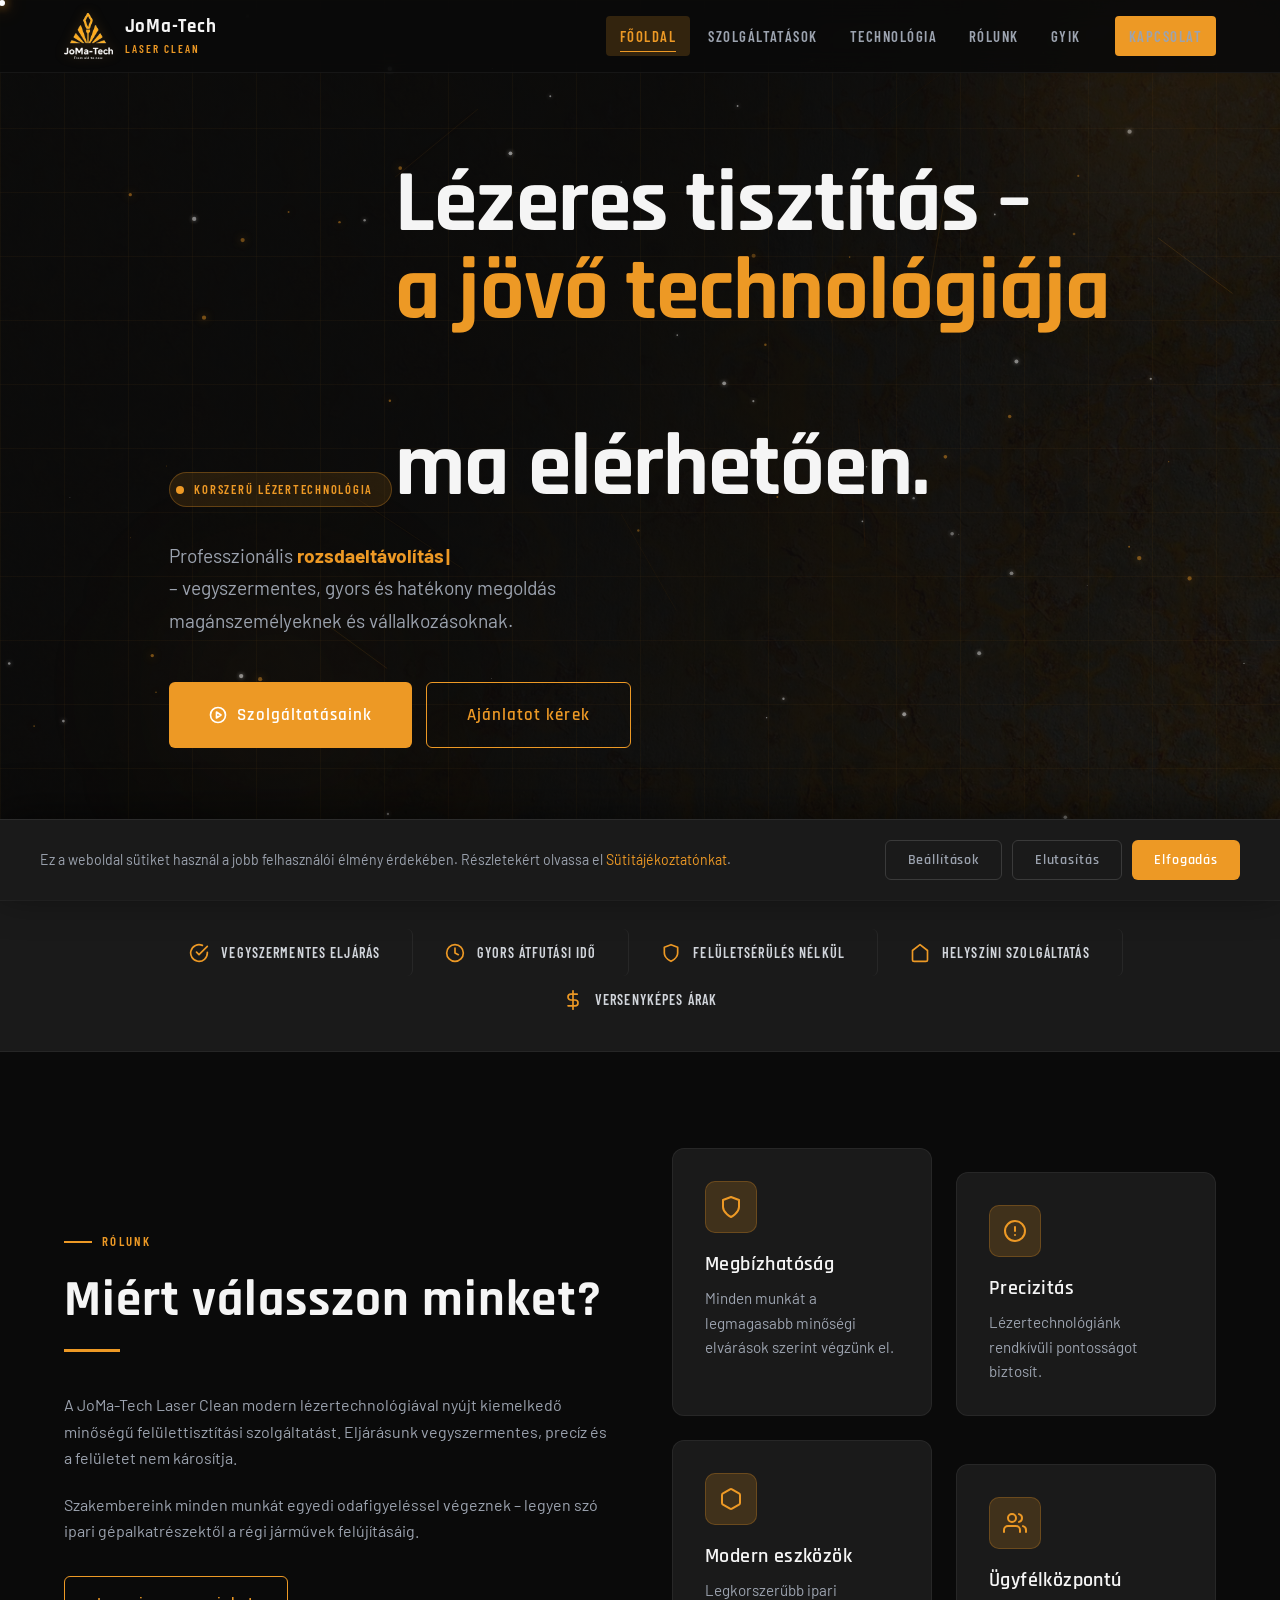
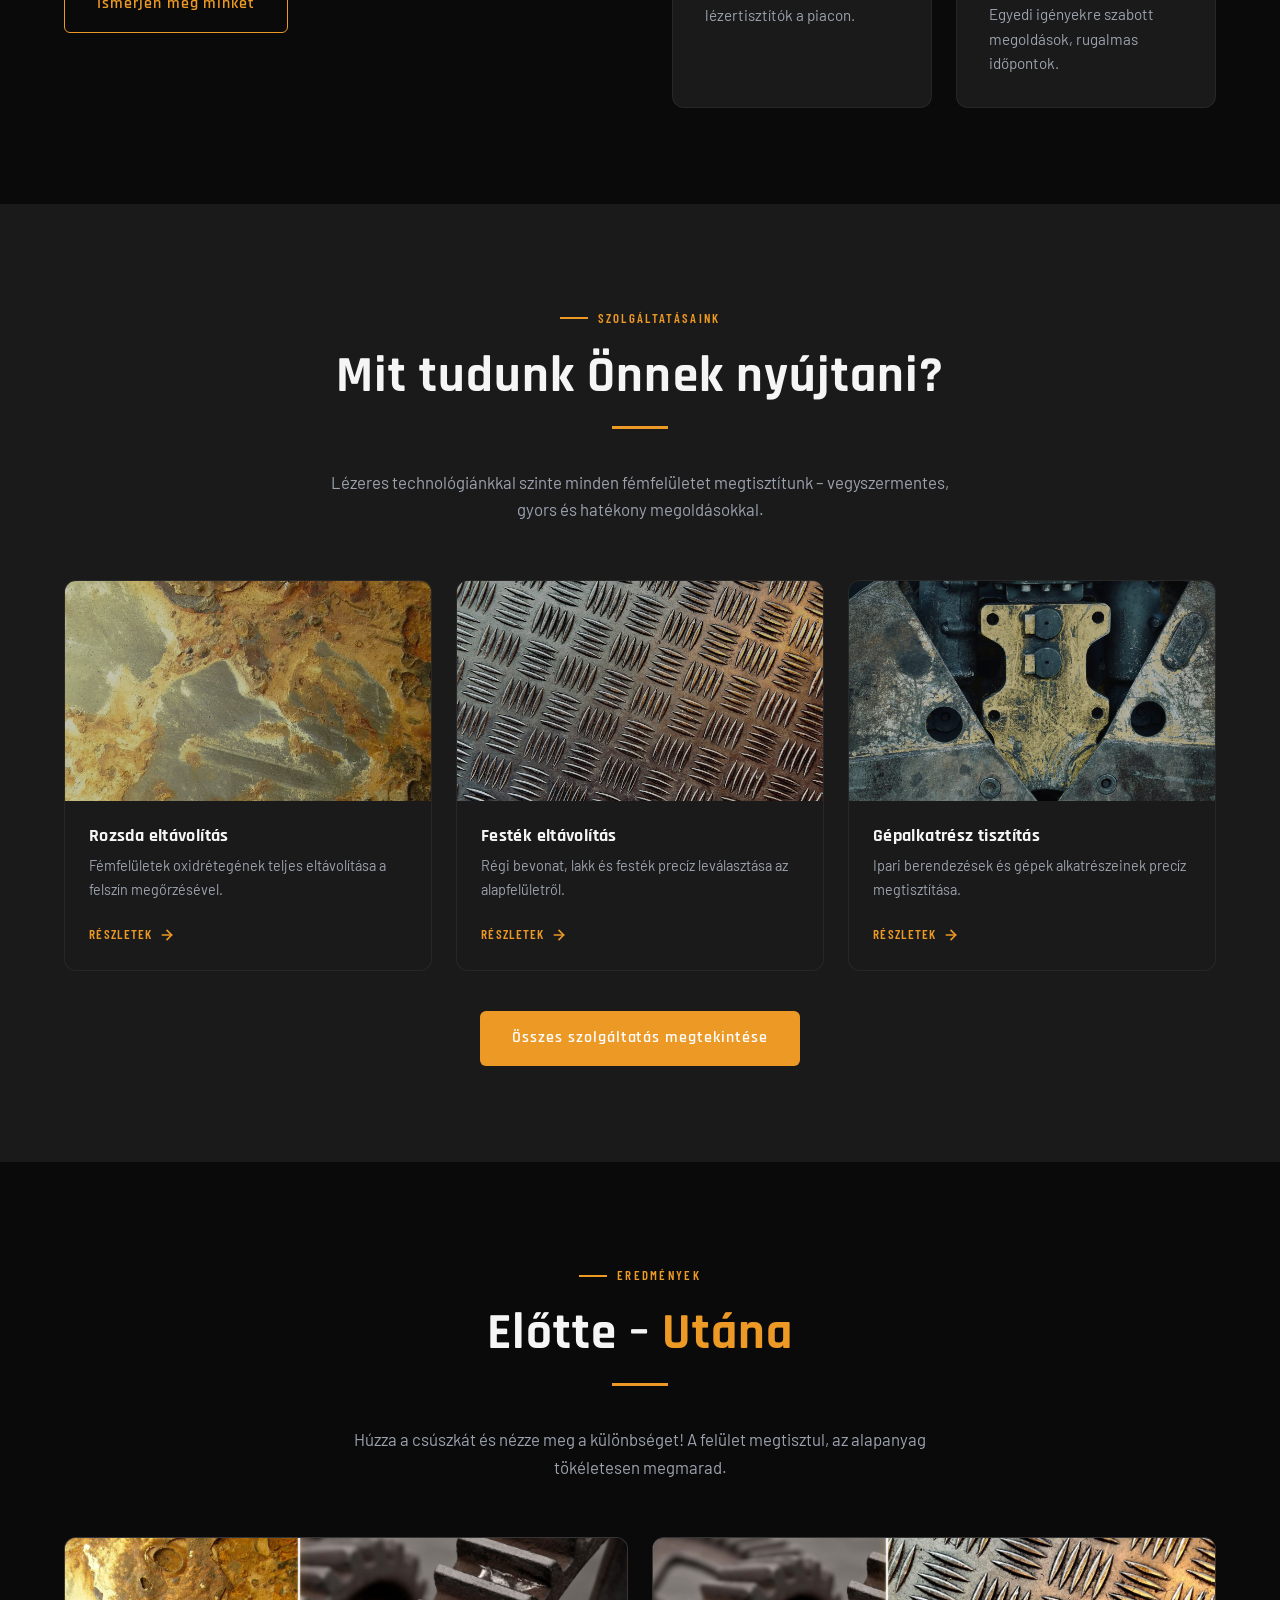
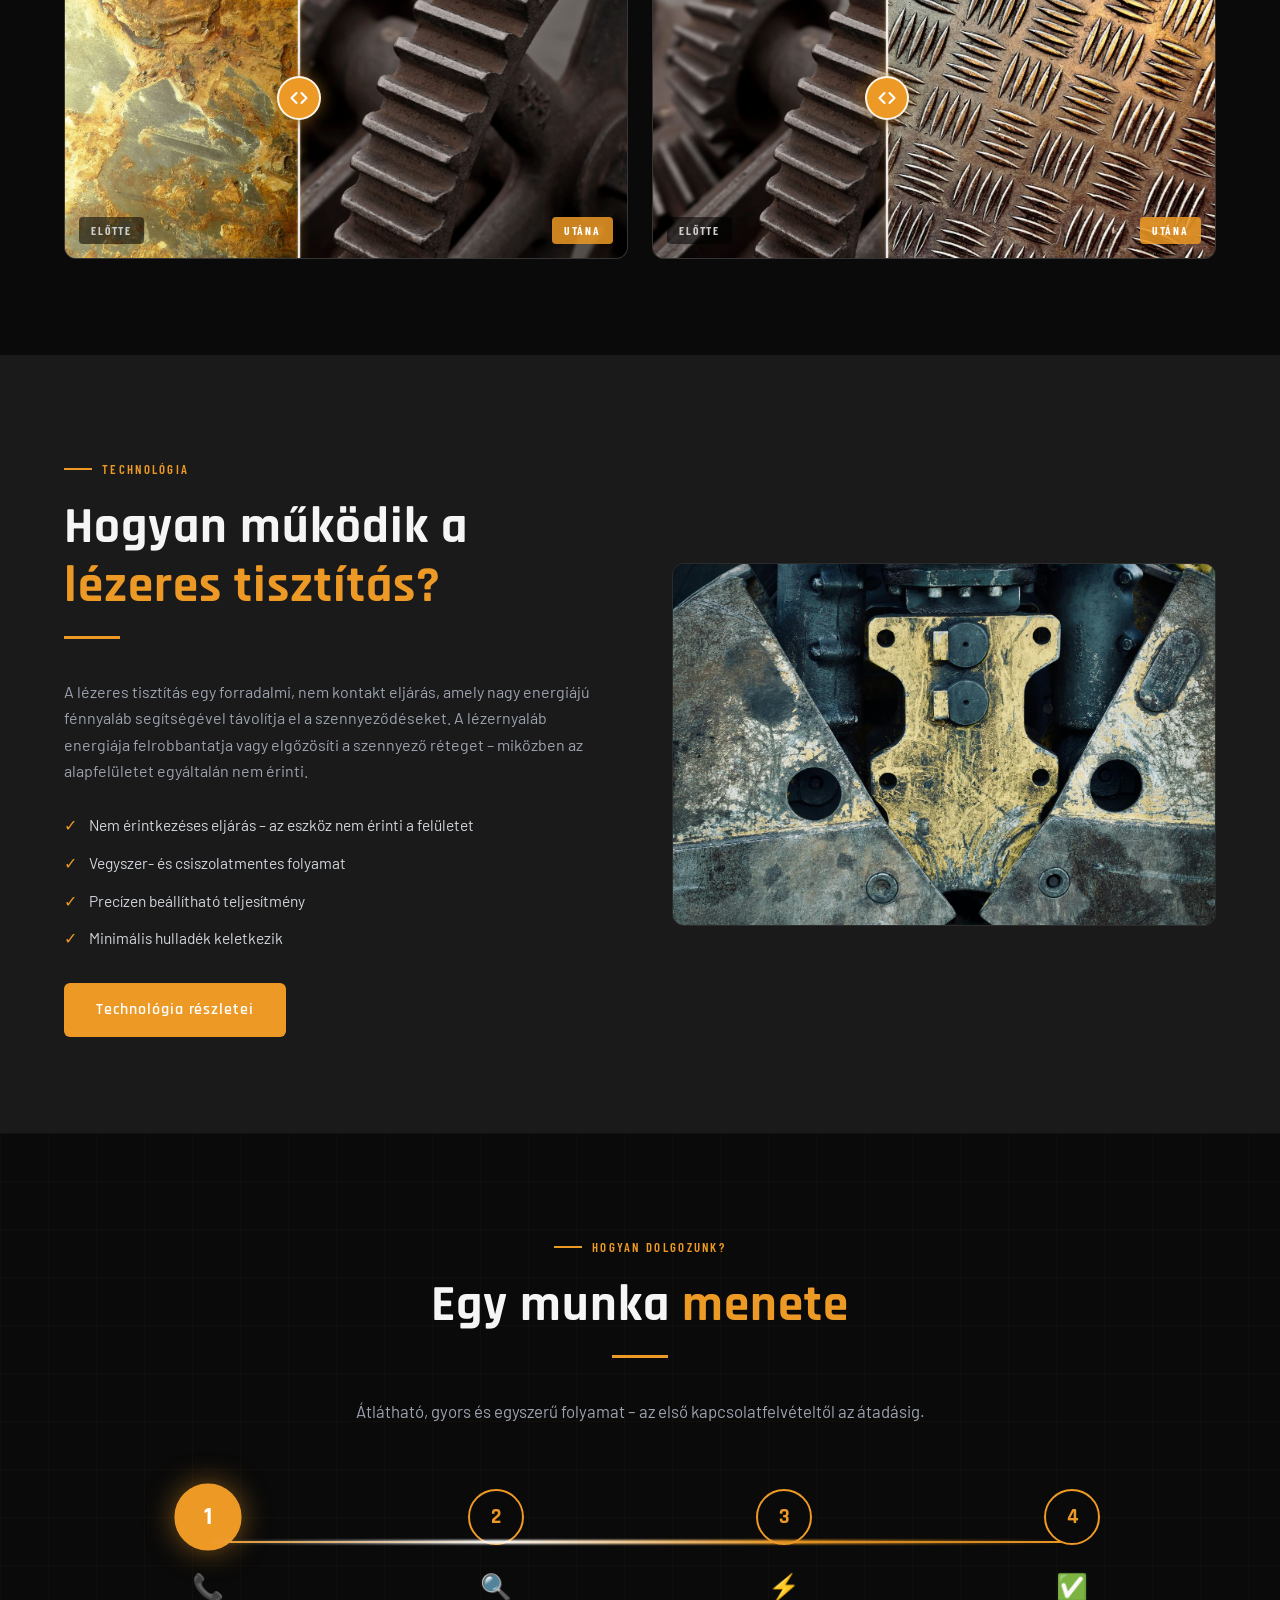
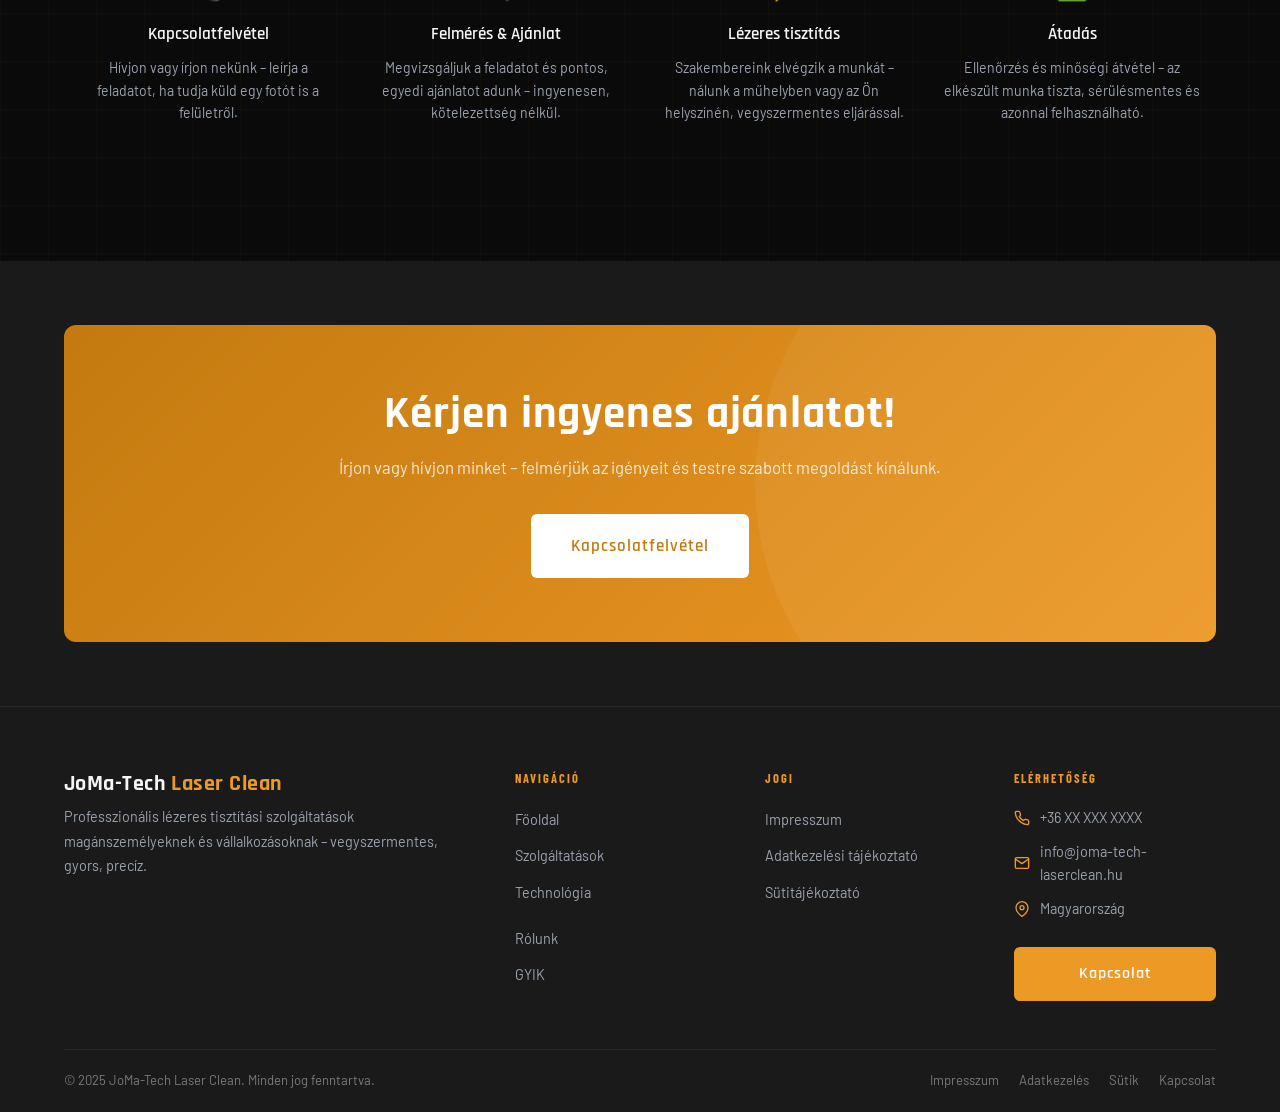
<file: index.html>
<!DOCTYPE html>
<html lang="hu">
<head>
  <meta charset="UTF-8">
  <meta name="viewport" content="width=device-width, initial-scale=1.0">
  <meta name="description" content="Lézeres rozsdaeltávolítás, festékeltávolítás és fémtisztítás vegyszermentes technológiával. Gyors, precíz, helyszíni szolgáltatás magánszemélyeknek és vállalkozásoknak.">
  <meta name="keywords" content="lézeres tisztítás, rozsdaeltávolítás, festékeltávolítás, fémtisztítás, lézer tisztítás, JoMa-Tech, Laser Clean, vegyszermentes tisztítás">
  <meta name="author" content="JoMa-Tech Laser Clean">
  <meta name="robots" content="index, follow">
  <meta name="theme-color" content="#ED9925">
  <link rel="canonical" href="https://joma-tech-laserclean.hu/">

  <!-- Open Graph -->
  <meta property="og:type" content="website">
  <meta property="og:title" content="JoMa-Tech Laser Clean – Professzionális Lézeres Tisztítás Magyarországon">
  <meta property="og:description" content="Lézeres rozsdaeltávolítás, festékeltávolítás és fémtisztítás vegyszermentes technológiával. Gyors, precíz, helyszíni szolgáltatás magánszemélyeknek és vállalkozásoknak.">
  <meta property="og:url" content="https://joma-tech-laserclean.hu/">
  <meta property="og:image" content="assets/img/og-image.jpg">
  <meta property="og:image:width" content="1200">
  <meta property="og:image:height" content="630">
  <meta property="og:locale" content="hu_HU">
  <meta property="og:site_name" content="JoMa-Tech Laser Clean">

  <!-- Twitter Card -->
  <meta name="twitter:card" content="summary_large_image">
  <meta name="twitter:title" content="JoMa-Tech Laser Clean – Professzionális Lézeres Tisztítás Magyarországon">
  <meta name="twitter:description" content="Lézeres rozsdaeltávolítás, festékeltávolítás és fémtisztítás vegyszermentes technológiával. Gyors, precíz, helyszíni szolgáltatás magánszemélyeknek és vállalkozásoknak.">
  <meta name="twitter:image" content="assets/img/og-image.jpg">

  <title>JoMa-Tech Laser Clean – Professzionális Lézeres Tisztítás Magyarországon</title>
  <link rel="sitemap" type="application/xml" href="sitemap.xml">
  <link rel="stylesheet" href="assets/css/style.css">
  <link rel="preconnect" href="https://fonts.googleapis.com">
  <link rel="preconnect" href="https://fonts.gstatic.com" crossorigin>
  <script type="application/ld+json">
  {
    "@context": "https://schema.org",
    "@type": "LocalBusiness",
    "name": "JoMa-Tech Laser Clean",
    "url": "https://joma-tech-laserclean.hu/",
    "description": "Lézeres rozsdaeltávolítás, festékeltávolítás és fémtisztítás vegyszermentes technológiával. Gyors, precíz, helyszíni szolgáltatás magánszemélyeknek és vállalkozásoknak.",
    "logo": "https://joma-tech-laserclean.hu/assets/img/logo.png",
    "image": "https://joma-tech-laserclean.hu/assets/img/og-image.jpg", "serviceType": "Lézeres tisztítás", "areaServed": "Magyarország", "priceRange": "$$"
  }
  </script>
</head>
<body>

<!-- HEADER -->
<header id="site-header">
  <div class="container">
    <nav class="nav-wrap">
      <a href="index.html" class="nav-logo">
        <img src="assets/img/logo.png" alt="JoMa-Tech Laser Clean logó" class="nav-logo-img">
        <div class="nav-logo-text">
          <strong>JoMa-Tech</strong>
          <span>Laser Clean</span>
        </div>
      </a>
      <div class="nav-links">
        <a href="index.html" class="active">Főoldal</a>
        <a href="szolgaltatasok.html">Szolgáltatások</a>
        <a href="technologia.html">Technológia</a>        <a href="rolunk.html">Rólunk</a>
        <a href="gyik.html">GYIK</a>
        <a href="kapcsolat.html" class="nav-cta btn btn-primary">Kapcsolat</a>
      </div>
      <button class="nav-toggle" aria-label="Menü megnyitása">
        <span></span><span></span><span></span>
      </button>
    </nav>
    <nav class="nav-mobile">
      <a href="index.html">Főoldal</a>
      <a href="szolgaltatasok.html">Szolgáltatások</a>
      <a href="technologia.html">Technológia</a>      <a href="rolunk.html">Rólunk</a>
      <a href="gyik.html">GYIK</a>
      <a href="kapcsolat.html" class="btn btn-primary">Kapcsolatfelvétel</a>
    </nav>
  </div>
</header>

<!-- HERO -->
<section class="hero">
  <div class="hero-bg">
    <img src="assets/img/rozsda-elotte-2.jpg" alt="Lézeres fémtisztítás műhely" loading="eager">
  </div>
  <div class="hero-grid"></div>
  <canvas id="laser-canvas" aria-hidden="true"></canvas>
  <div class="hero-orb hero-orb-1" aria-hidden="true"></div>
  <div class="hero-orb hero-orb-2" aria-hidden="true"></div>
  <div class="container">
    <div class="hero-content">
      <div class="hero-badge">
        <span class="hero-badge-dot"></span>
        <span>Korszerű lézertechnológia</span>
      </div>
      <h1 class="glitch" data-text="Lézeres tisztítás">
        Lézeres tisztítás –<br>
        <em>a jövő technológiája</em><br>
        ma elérhetően.
      </h1>
      <p class="hero-desc">
        Professzionális <strong id="typewriter-text" style="color:var(--orange);min-width:180px;display:inline-block;"></strong><br>
        – vegyszermentes, gyors és hatékony megoldás magánszemélyeknek és vállalkozásoknak.
      </p>
      <div class="hero-actions">
        <a href="szolgaltatasok.html" class="btn btn-primary btn-lg">
          <svg width="18" height="18" viewBox="0 0 24 24" fill="none" stroke="currentColor" stroke-width="2.2" stroke-linecap="round" stroke-linejoin="round"><circle cx="12" cy="12" r="10"/><polygon points="10,8 16,12 10,16"/></svg>
          Szolgáltatásaink
        </a>
        <a href="kapcsolat.html" class="btn btn-outline btn-lg">Ajánlatot kérek</a>
      </div>
    </div>
  </div>
</section>

<!-- FEATURE STRIP -->
<div class="feature-strip">
  <div class="container">
    <div class="feature-strip-inner">
      <div class="feature-strip-item">
        <svg class="feature-strip-icon" width="20" height="20" viewBox="0 0 24 24" fill="none" stroke="currentColor" stroke-width="2" stroke-linecap="round" stroke-linejoin="round"><path d="M22 11.08V12a10 10 0 1 1-5.93-9.14"/><polyline points="22 4 12 14.01 9 11.01"/></svg>
        <span class="feature-strip-text">Vegyszermentes eljárás</span>
      </div>
      <div class="feature-strip-item">
        <svg class="feature-strip-icon" width="20" height="20" viewBox="0 0 24 24" fill="none" stroke="currentColor" stroke-width="2" stroke-linecap="round" stroke-linejoin="round"><circle cx="12" cy="12" r="10"/><polyline points="12 6 12 12 16 14"/></svg>
        <span class="feature-strip-text">Gyors átfutási idő</span>
      </div>
      <div class="feature-strip-item">
        <svg class="feature-strip-icon" width="20" height="20" viewBox="0 0 24 24" fill="none" stroke="currentColor" stroke-width="2" stroke-linecap="round" stroke-linejoin="round"><path d="M12 22s8-4 8-10V5l-8-3-8 3v7c0 6 8 10 8 10z"/></svg>
        <span class="feature-strip-text">Felületsérülés nélkül</span>
      </div>
      <div class="feature-strip-item">
        <svg class="feature-strip-icon" width="20" height="20" viewBox="0 0 24 24" fill="none" stroke="currentColor" stroke-width="2" stroke-linecap="round" stroke-linejoin="round"><path d="M3 9l9-7 9 7v11a2 2 0 0 1-2 2H5a2 2 0 0 1-2-2z"/></svg>
        <span class="feature-strip-text">Helyszíni szolgáltatás</span>
      </div>
      <div class="feature-strip-item">
        <svg class="feature-strip-icon" width="20" height="20" viewBox="0 0 24 24" fill="none" stroke="currentColor" stroke-width="2" stroke-linecap="round" stroke-linejoin="round"><line x1="12" y1="1" x2="12" y2="23"/><path d="M17 5H9.5a3.5 3.5 0 0 0 0 7h5a3.5 3.5 0 0 1 0 7H6"/></svg>
        <span class="feature-strip-text">Versenyképes árak</span>
      </div>
    </div>
  </div>
</div>

<!-- ABOUT SHORT -->
<section class="section-pad">
  <div class="container">
    <div class="layout-two-col">
      <div data-aos="slide-right">
        <span class="section-label">Rólunk</span>
        <h2 class="section-title">Miért válasszon minket?</h2>
        <div class="divider"></div>
        <p class="text-silver mb-20">A JoMa-Tech Laser Clean modern lézertechnológiával nyújt kiemelkedő minőségű felülettisztítási szolgáltatást. Eljárásunk vegyszermentes, precíz és a felületet nem károsítja.</p>
        <p class="text-silver mb-32">Szakembereink minden munkát egyedi odafigyeléssel végeznek – legyen szó ipari gépalkatrészektől a régi járművek felújításáig.</p>
        <a href="rolunk.html" class="btn btn-outline">Ismerjen meg minket</a>
      </div>
      <div data-aos="slide-left" class="grid-2">
        <div class="card">
          <div class="card-icon"><svg width="24" height="24" viewBox="0 0 24 24" fill="none" stroke="currentColor" stroke-width="2" stroke-linecap="round" stroke-linejoin="round"><path d="M12 22s8-4 8-10V5l-8-3-8 3v7c0 6 8 10 8 10z"/></svg></div>
          <h3>Megbízhatóság</h3>
          <p>Minden munkát a legmagasabb minőségi elvárások szerint végzünk el.</p>
        </div>
        <div class="card card-offset">
          <div class="card-icon"><svg width="24" height="24" viewBox="0 0 24 24" fill="none" stroke="currentColor" stroke-width="2" stroke-linecap="round" stroke-linejoin="round"><circle cx="12" cy="12" r="10"/><line x1="12" y1="8" x2="12" y2="12"/><line x1="12" y1="16" x2="12.01" y2="16"/></svg></div>
          <h3>Precizitás</h3>
          <p>Lézertechnológiánk rendkívüli pontosságot biztosít.</p>
        </div>
        <div class="card">
          <div class="card-icon"><svg width="24" height="24" viewBox="0 0 24 24" fill="none" stroke="currentColor" stroke-width="2" stroke-linecap="round" stroke-linejoin="round"><path d="M21 16V8a2 2 0 0 0-1-1.73l-7-4a2 2 0 0 0-2 0l-7 4A2 2 0 0 0 3 8v8a2 2 0 0 0 1 1.73l7 4a2 2 0 0 0 2 0l7-4A2 2 0 0 0 21 16z"/></svg></div>
          <h3>Modern eszközök</h3>
          <p>Legkorszerűbb ipari lézertisztítók a piacon.</p>
        </div>
        <div class="card card-offset">
          <div class="card-icon"><svg width="24" height="24" viewBox="0 0 24 24" fill="none" stroke="currentColor" stroke-width="2" stroke-linecap="round" stroke-linejoin="round"><path d="M17 21v-2a4 4 0 0 0-4-4H5a4 4 0 0 0-4 4v2"/><circle cx="9" cy="7" r="4"/><path d="M23 21v-2a4 4 0 0 0-3-3.87"/><path d="M16 3.13a4 4 0 0 1 0 7.75"/></svg></div>
          <h3>Ügyfélközpontú</h3>
          <p>Egyedi igényekre szabott megoldások, rugalmas időpontok.</p>
        </div>
      </div>
    </div>
  </div>
</section>

<!-- SERVICES PREVIEW -->
<section class="section-pad bg-anthracite">
  <div class="container">
    <div class="text-center" data-aos="fade-up">
      <span class="section-label">Szolgáltatásaink</span>
      <h2 class="section-title">Mit tudunk Önnek nyújtani?</h2>
      <div class="divider center"></div>
      <p class="section-sub center">Lézeres technológiánkkal szinte minden fémfelületet megtisztítunk – vegyszermentes, gyors és hatékony megoldásokkal.</p>
    </div>
    <div class="grid-3 mb-40">
      <div class="service-card" data-aos="fade-up">
        <img class="service-card-img" src="assets/img/rozsda-elotte-1.jpg" alt="Rozsda eltávolítás lézeres eljárással" loading="lazy">
        <div class="service-card-body">
          <h3>Rozsda eltávolítás</h3>
          <p>Fémfelületek oxidrétegének teljes eltávolítása a felszín megőrzésével.</p>
          <a href="szolgaltatasok.html#rozsda" class="service-card-arrow">Részletek <svg width="16" height="16" viewBox="0 0 24 24" fill="none" stroke="currentColor" stroke-width="2.5" stroke-linecap="round" stroke-linejoin="round"><line x1="5" y1="12" x2="19" y2="12"/><polyline points="12 5 19 12 12 19"/></svg></a>
        </div>
      </div>
      <div class="service-card" data-aos="fade-up" data-aos-delay="100">
        <img class="service-card-img" src="assets/img/fem-acel-rombusz-sotet.jpg" alt="Festék eltávolítás lézeres eljárással" loading="lazy">
        <div class="service-card-body">
          <h3>Festék eltávolítás</h3>
          <p>Régi bevonat, lakk és festék precíz leválasztása az alapfelületről.</p>
          <a href="szolgaltatasok.html#festek" class="service-card-arrow">Részletek <svg width="16" height="16" viewBox="0 0 24 24" fill="none" stroke="currentColor" stroke-width="2.5" stroke-linecap="round" stroke-linejoin="round"><line x1="5" y1="12" x2="19" y2="12"/><polyline points="12 5 19 12 12 19"/></svg></a>
        </div>
      </div>
      <div class="service-card" data-aos="fade-up" data-aos-delay="200">
        <img class="service-card-img" src="assets/img/gepalkotresz-sarga.jpg" alt="Gépalkatrész tisztítás" loading="lazy">
        <div class="service-card-body">
          <h3>Gépalkatrész tisztítás</h3>
          <p>Ipari berendezések és gépek alkatrészeinek precíz megtisztítása.</p>
          <a href="szolgaltatasok.html#gep" class="service-card-arrow">Részletek <svg width="16" height="16" viewBox="0 0 24 24" fill="none" stroke="currentColor" stroke-width="2.5" stroke-linecap="round" stroke-linejoin="round"><line x1="5" y1="12" x2="19" y2="12"/><polyline points="12 5 19 12 12 19"/></svg></a>
        </div>
      </div>
    </div>
    <div class="text-center">
      <a href="szolgaltatasok.html" class="btn btn-primary">Összes szolgáltatás megtekintése</a>
    </div>
  </div>
</section>

<!-- BEFORE / AFTER – Interaktív csúszka -->
<section class="section-pad">
  <div class="container">
    <div class="text-center" data-aos="fade-up">
      <span class="section-label">Eredmények</span>
      <h2 class="section-title">Előtte – <span>Utána</span></h2>
      <div class="divider center"></div>
      <p class="section-sub center">Húzza a csúszkát és nézze meg a különbséget! A felület megtisztul, az alapanyag tökéletesen megmarad.</p>
    </div>
    <div class="grid-2">

      <div class="ba-slider-wrap" data-aos="fade-up">
        <img class="ba-slider-after" src="assets/img/fogaskerek-rozsda.jpg" alt="Megtisztított fémfelület" loading="lazy">
        <div class="ba-slider-before">
          <img src="assets/img/rozsda-elotte-1.jpg" alt="Rozsdás fémfelület előtte" loading="lazy">
        </div>
        <div class="ba-slider-line"></div>
        <div class="ba-slider-btn"><svg width="20" height="20" viewBox="0 0 24 24" fill="none" stroke="#fff" stroke-width="2.5" stroke-linecap="round" stroke-linejoin="round"><polyline points="9 18 3 12 9 6"/><polyline points="15 6 21 12 15 18"/></svg></div>
        <span class="ba-slider-label before">Előtte</span>
        <span class="ba-slider-label after">Utána</span>
      </div>

      <div class="ba-slider-wrap" data-aos="fade-up" data-aos-delay="150">
        <img class="ba-slider-after" src="assets/img/fem-acel-rombusz-sotet.jpg" alt="Megtisztított acélfelület" loading="lazy">
        <div class="ba-slider-before">
          <img src="assets/img/fogaskerek-rozsda.jpg" alt="Szennyezett acél előtte" loading="lazy">
        </div>
        <div class="ba-slider-line"></div>
        <div class="ba-slider-btn"><svg width="20" height="20" viewBox="0 0 24 24" fill="none" stroke="#fff" stroke-width="2.5" stroke-linecap="round" stroke-linejoin="round"><polyline points="9 18 3 12 9 6"/><polyline points="15 6 21 12 15 18"/></svg></div>
        <span class="ba-slider-label before">Előtte</span>
        <span class="ba-slider-label after">Utána</span>
      </div>

    </div>
  </div>
</section>

<!-- TECH PREVIEW -->
<section class="section-pad bg-anthracite">
  <div class="container">
    <div class="layout-two-col">
      <div data-aos="slide-right">
        <span class="section-label">Technológia</span>
        <h2 class="section-title">Hogyan működik a <span>lézeres tisztítás?</span></h2>
        <div class="divider"></div>
        <p class="text-silver mb-28">A lézeres tisztítás egy forradalmi, nem kontakt eljárás, amely nagy energiájú fénnyaláb segítségével távolítja el a szennyeződéseket. A lézernyaláb energiája felrobbantatja vagy elgőzösíti a szennyező réteget – miközben az alapfelületet egyáltalán nem érinti.</p>
        <ul class="check-list mb-32">
          <li><span class="check-icon">✓</span> Nem érintkezéses eljárás – az eszköz nem érinti a felületet</li>
          <li><span class="check-icon">✓</span> Vegyszer- és csiszolatmentes folyamat</li>
          <li><span class="check-icon">✓</span> Precízen beállítható teljesítmény</li>
          <li><span class="check-icon">✓</span> Minimális hulladék keletkezik</li>
        </ul>
        <a href="technologia.html" class="btn btn-primary">Technológia részletei</a>
      </div>
      <div data-aos="slide-left">
        <img src="assets/img/gepalkotresz-sarga.jpg" alt="Lézer technológia ipari alkalmazás" class="img-rounded" loading="lazy">
      </div>
    </div>
  </div>
</section>

<!-- MUNKAFOLYAMAT IDŐVONAL -->
<section class="section-pad folyamat-section">
  <div class="container">
    <div class="text-center" data-aos="fade-up" style="margin-bottom:64px;">
      <span class="section-label">Hogyan dolgozunk?</span>
      <h2 class="section-title">Egy munka <span>menete</span></h2>
      <div class="divider center"></div>
      <p class="section-sub center">Átlátható, gyors és egyszerű folyamat – az első kapcsolatfelvételtől az átadásig.</p>
    </div>
    <div class="folyamat-grid">
      <div class="folyamat-laser"></div>

      <div class="folyamat-lepes">
        <div class="folyamat-szam">1</div>
        <span class="folyamat-ikon">📞</span>
        <div class="folyamat-cim">Kapcsolatfelvétel</div>
        <p class="folyamat-leiras">Hívjon vagy írjon nekünk – leírja a feladatot, ha tudja küld egy fotót is a felületről.</p>
      </div>

      <div class="folyamat-lepes">
        <div class="folyamat-szam">2</div>
        <span class="folyamat-ikon">🔍</span>
        <div class="folyamat-cim">Felmérés & Ajánlat</div>
        <p class="folyamat-leiras">Megvizsgáljuk a feladatot és pontos, egyedi ajánlatot adunk – ingyenesen, kötelezettség nélkül.</p>
      </div>

      <div class="folyamat-lepes">
        <div class="folyamat-szam">3</div>
        <span class="folyamat-ikon">⚡</span>
        <div class="folyamat-cim">Lézeres tisztítás</div>
        <p class="folyamat-leiras">Szakembereink elvégzik a munkát – nálunk a műhelyben vagy az Ön helyszínén, vegyszermentes eljárással.</p>
      </div>

      <div class="folyamat-lepes">
        <div class="folyamat-szam">4</div>
        <span class="folyamat-ikon">✅</span>
        <div class="folyamat-cim">Átadás</div>
        <p class="folyamat-leiras">Ellenőrzés és minőségi átvétel – az elkészült munka tiszta, sérülésmentes és azonnal felhasználható.</p>
      </div>

    </div>
  </div>
</section>

<!-- CTA -->
<section class="section-pad-sm bg-anthracite">
  <div class="container">
    <div class="cta-banner" data-aos="zoom-in">
      <h2>Kérjen ingyenes ajánlatot!</h2>
      <p>Írjon vagy hívjon minket – felmérjük az igényeit és testre szabott megoldást kínálunk.</p>
      <a href="kapcsolat.html" class="btn btn-primary btn-lg">Kapcsolatfelvétel</a>
    </div>
  </div>
</section>

<!-- FOOTER -->
<footer id="site-footer">
  <div class="container">
    <div class="footer-grid">
      <div class="footer-brand">
        <h3>JoMa-Tech <span class="text-orange">Laser Clean</span></h3>
        <p>Professzionális lézeres tisztítási szolgáltatások magánszemélyeknek és vállalkozásoknak – vegyszermentes, gyors, precíz.</p>
      </div>
      <div class="footer-col">
        <h4>Navigáció</h4>
        <ul>
          <li><a href="index.html">Főoldal</a></li>
          <li><a href="szolgaltatasok.html">Szolgáltatások</a></li>
          <li><a href="technologia.html">Technológia</a></li>
          <li></li>
          <li><a href="rolunk.html">Rólunk</a></li>
          <li><a href="gyik.html">GYIK</a></li>
        </ul>
      </div>
      <div class="footer-col">
        <h4>Jogi</h4>
        <ul>
          <li><a href="impresszum.html">Impresszum</a></li>
          <li><a href="adatkezeles.html">Adatkezelési tájékoztató</a></li>
          <li><a href="cookie-tajekoztato.html">Sütitájékoztató</a></li>
        </ul>
      </div>
      <div class="footer-col">
        <h4>Elérhetőség</h4>
        <div class="footer-contact-item">
          <svg width="16" height="16" viewBox="0 0 24 24" fill="none" stroke="currentColor" stroke-width="2" stroke-linecap="round" stroke-linejoin="round"><path d="M22 16.92v3a2 2 0 0 1-2.18 2 19.79 19.79 0 0 1-8.63-3.07A19.5 19.5 0 0 1 4.99 13a19.79 19.79 0 0 1-3.07-8.67A2 2 0 0 1 3.92 2h3a2 2 0 0 1 2 1.72c.127.96.361 1.903.7 2.81a2 2 0 0 1-.45 2.11L8.09 9.91a16 16 0 0 0 6 6l1.27-1.27a2 2 0 0 1 2.11-.45c.907.339 1.85.573 2.81.7A2 2 0 0 1 22 16.92z"/></svg>
          <a href="tel:+36XXXXXXXXX" style="color:var(--silver);">+36 XX XXX XXXX</a>
        </div>
        <div class="footer-contact-item">
          <svg width="16" height="16" viewBox="0 0 24 24" fill="none" stroke="currentColor" stroke-width="2" stroke-linecap="round" stroke-linejoin="round"><path d="M4 4h16c1.1 0 2 .9 2 2v12c0 1.1-.9 2-2 2H4c-1.1 0-2-.9-2-2V6c0-1.1.9-2 2-2z"/><polyline points="22,6 12,13 2,6"/></svg>
          <a href="mailto:info@joma-tech-laserclean.hu" style="color:var(--silver);">info@joma-tech-laserclean.hu</a>
        </div>
        <div class="footer-contact-item">
          <svg width="16" height="16" viewBox="0 0 24 24" fill="none" stroke="currentColor" stroke-width="2" stroke-linecap="round" stroke-linejoin="round"><path d="M21 10c0 7-9 13-9 13s-9-6-9-13a9 9 0 0 1 18 0z"/><circle cx="12" cy="10" r="3"/></svg>
          <span>Magyarország</span>
        </div>
        <a href="kapcsolat.html" class="btn btn-primary footer-contact-btn">Kapcsolat</a>
      </div>
    </div>
    <div class="footer-bottom">
      <p>© 2025 JoMa-Tech Laser Clean. Minden jog fenntartva.</p>
      <div class="footer-legal">
        <a href="impresszum.html">Impresszum</a>
        <a href="adatkezeles.html">Adatkezelés</a>
        <a href="cookie-tajekoztato.html">Sütik</a>
        <a href="kapcsolat.html">Kapcsolat</a>
      </div>
    </div>
  </div>
</footer>

<button id="back-to-top" aria-label="Vissza a tetejére">
  <svg width="20" height="20" viewBox="0 0 24 24" fill="none" stroke="currentColor" stroke-width="2.5" stroke-linecap="round" stroke-linejoin="round"><polyline points="18 15 12 9 6 15"></polyline></svg>
</button>

<div id="cookie-banner">
  <div class="cookie-inner">
    <p class="cookie-text">Ez a weboldal sütiket használ a jobb felhasználói élmény érdekében. Részletekért olvassa el <a href="cookie-tajekoztato.html">Sütitájékoztatónkat</a>.</p>
    <div class="cookie-actions">
      <button id="cookie-settings" class="btn btn-ghost">Beállítások</button>
      <button id="cookie-reject" class="btn btn-ghost">Elutasítás</button>
      <button id="cookie-accept" class="btn btn-primary">Elfogadás</button>
    </div>
  </div>
</div>

<script src="assets/js/main.js"></script>
</body>
</html>
</file>
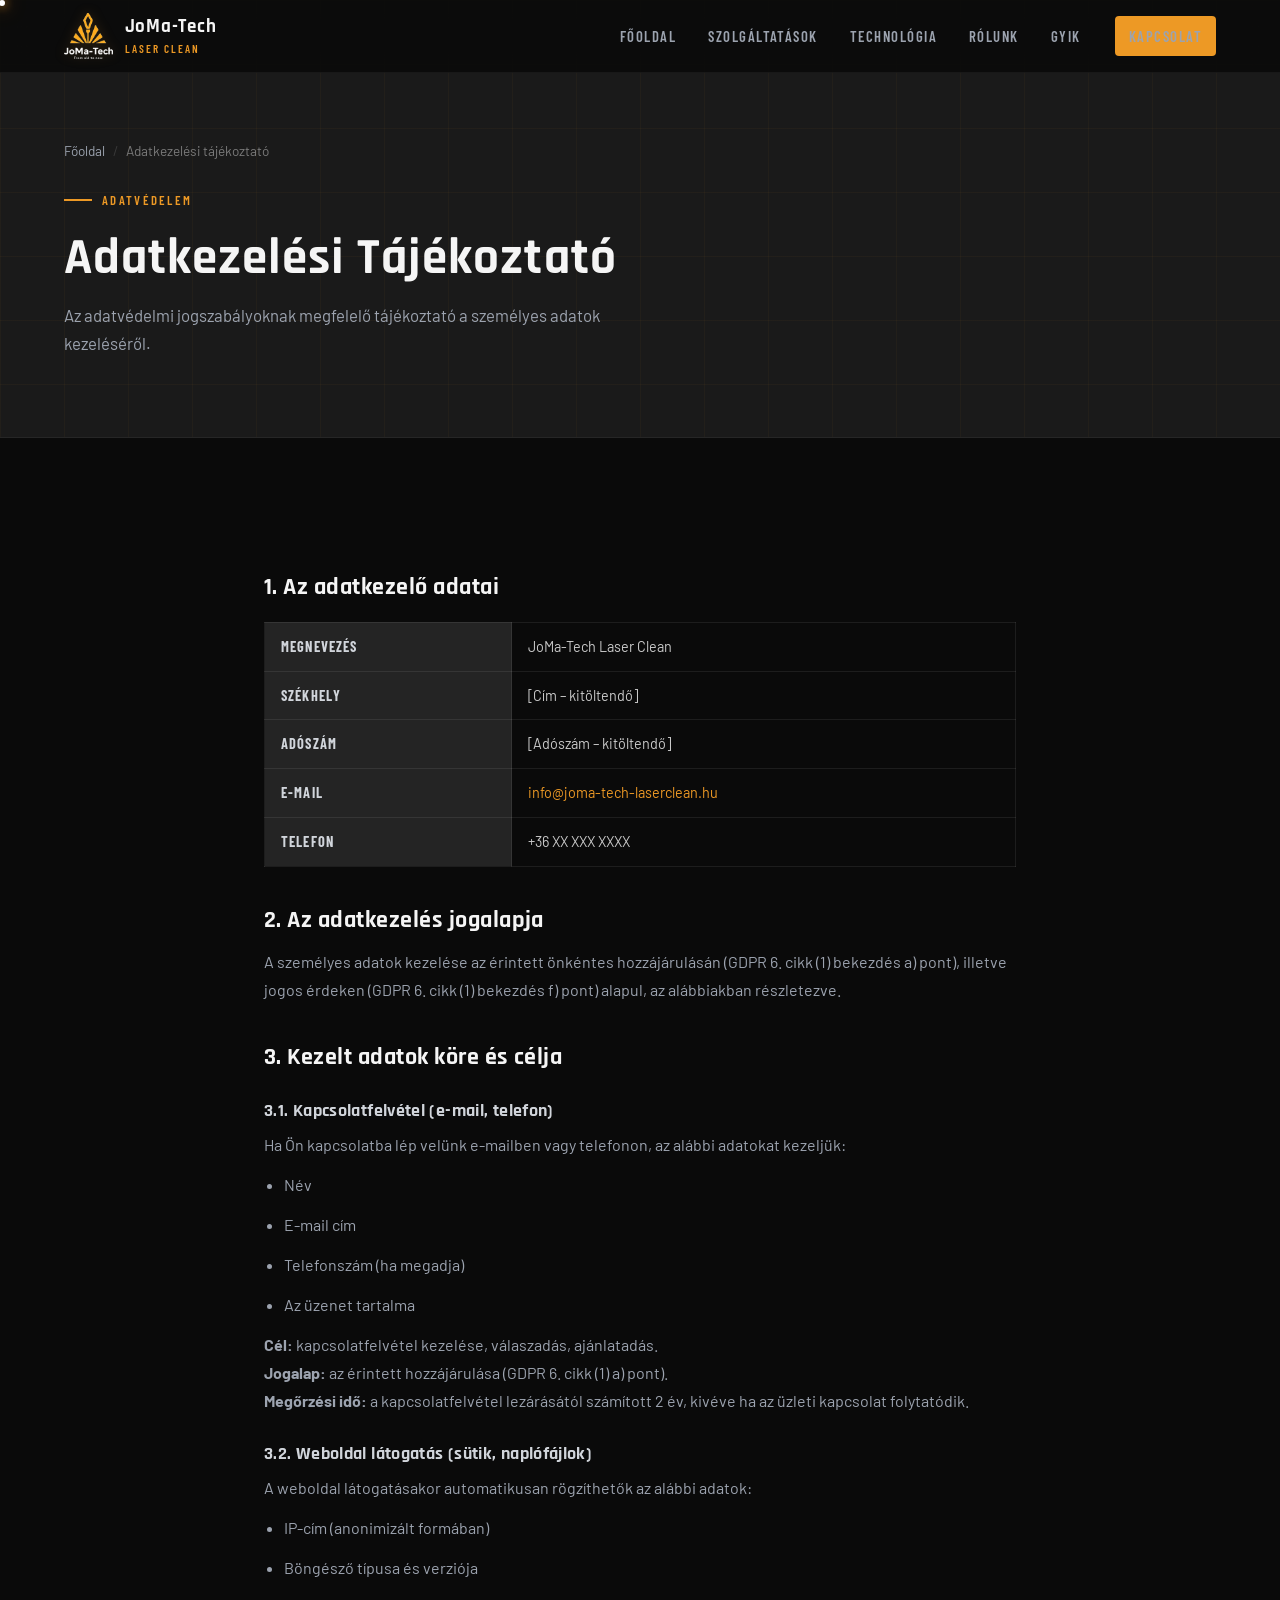
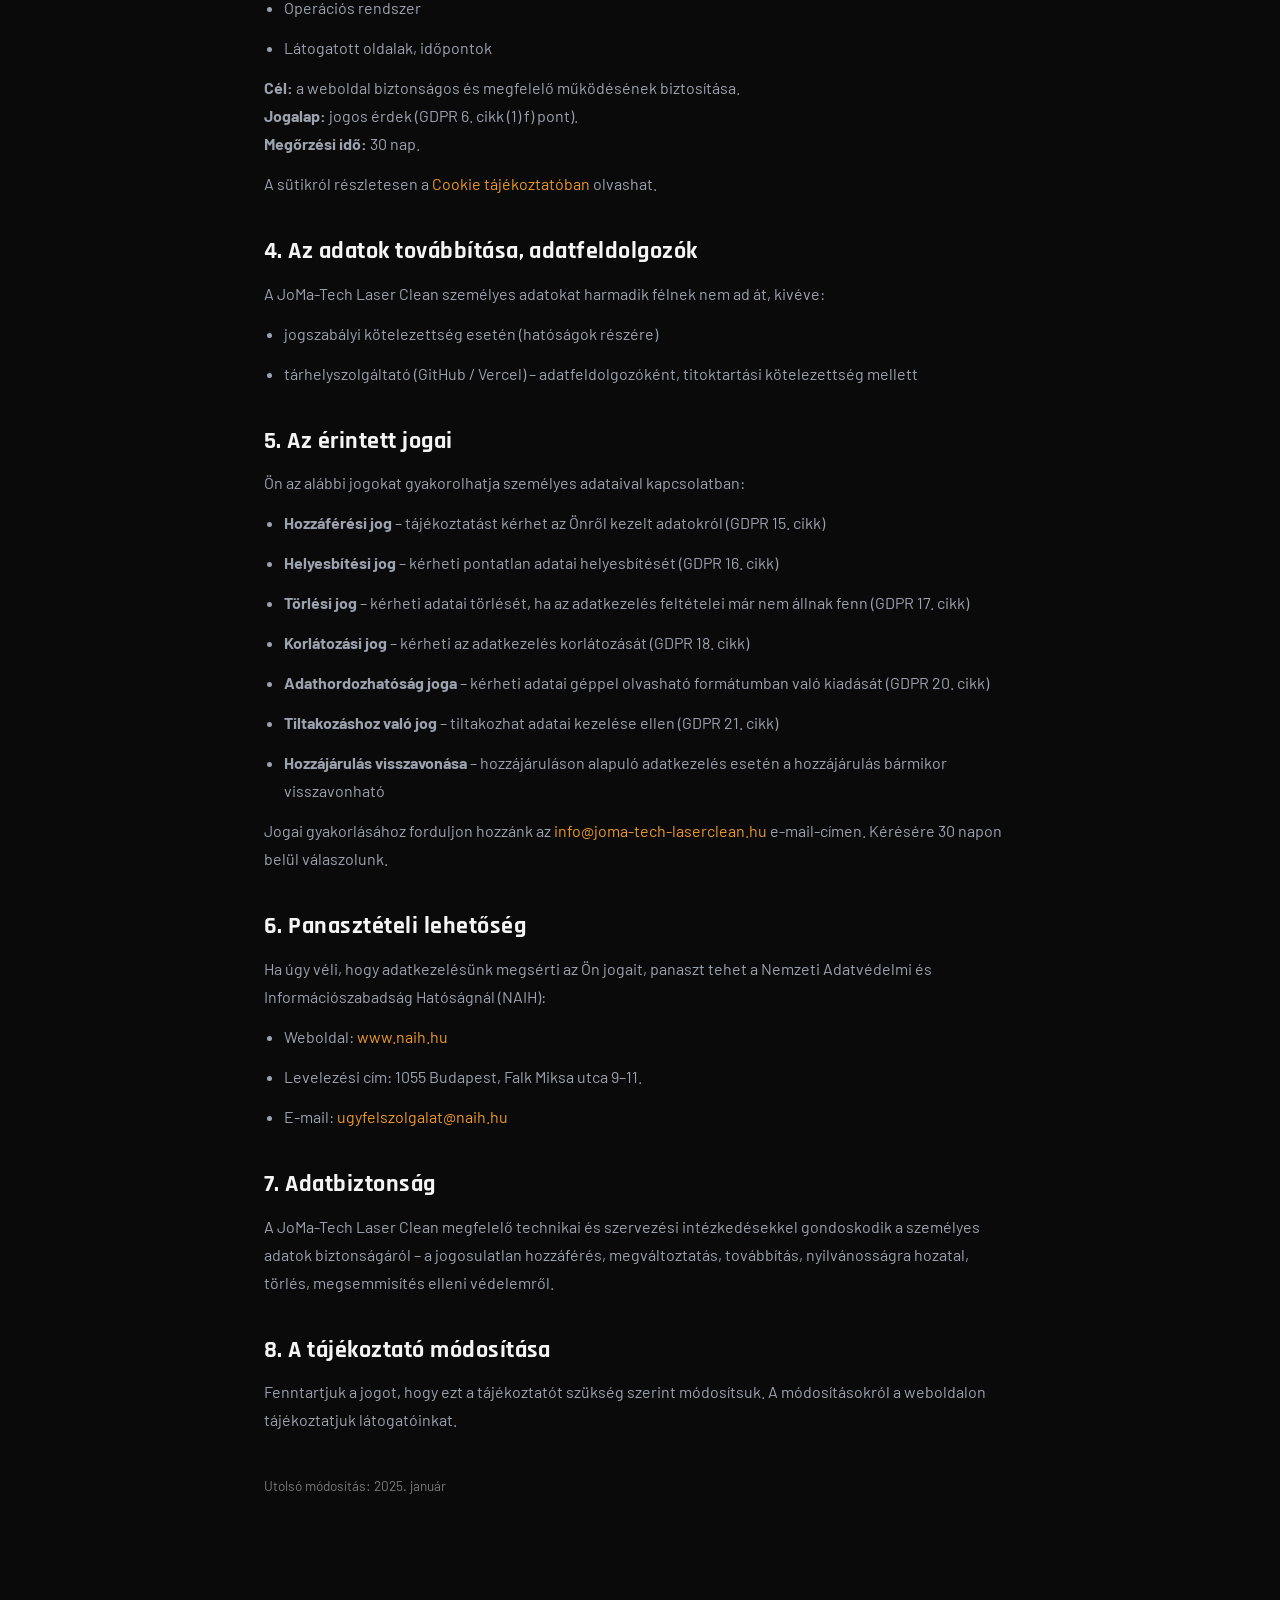
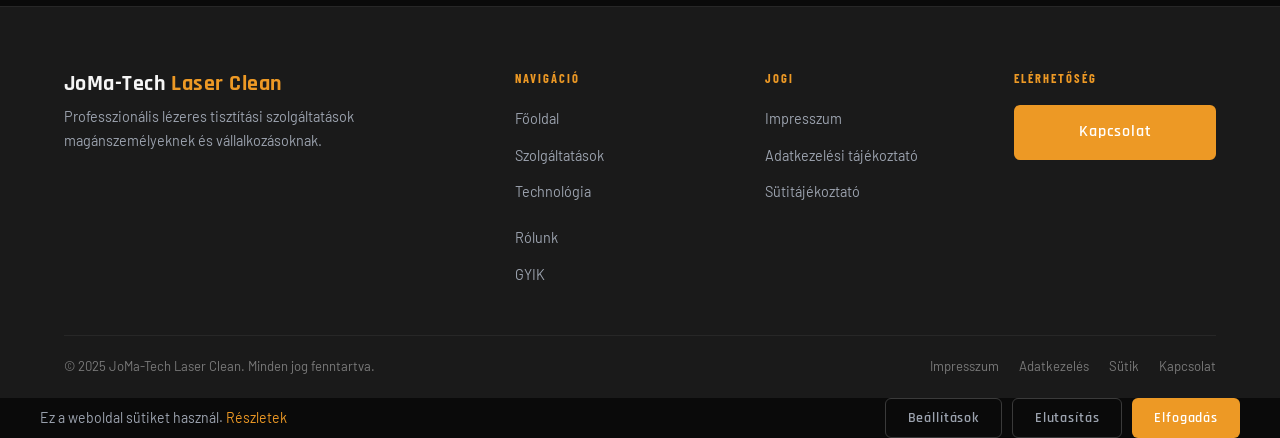
<file: adatkezeles.html>
<!DOCTYPE html>
<html lang="hu">
<head>
  <meta charset="UTF-8">
  <meta name="viewport" content="width=device-width, initial-scale=1.0">
  <meta name="description" content="Az adatvédelmi jogszabályoknak megfelelő adatkezelési tájékoztató a JoMa-Tech Laser Clean weboldalhoz.">
  <meta name="author" content="JoMa-Tech Laser Clean">
  <meta name="robots" content="index, follow">
  <meta name="theme-color" content="#ED9925">
  <link rel="canonical" href="https://joma-tech-laserclean.hu/adatkezeles.html">

  <!-- Open Graph -->
  <meta property="og:type" content="website">
  <meta property="og:title" content="Adatkezelési Tájékoztató – JoMa-Tech Laser Clean">
  <meta property="og:description" content="Az adatvédelmi jogszabályoknak megfelelő adatkezelési tájékoztató a JoMa-Tech Laser Clean weboldalhoz.">
  <meta property="og:url" content="https://joma-tech-laserclean.hu/adatkezeles.html">
  <meta property="og:image" content="assets/img/og-image.jpg">
  <meta property="og:image:width" content="1200">
  <meta property="og:image:height" content="630">
  <meta property="og:locale" content="hu_HU">
  <meta property="og:site_name" content="JoMa-Tech Laser Clean">

  <!-- Twitter Card -->
  <meta name="twitter:card" content="summary_large_image">
  <meta name="twitter:title" content="Adatkezelési Tájékoztató – JoMa-Tech Laser Clean">
  <meta name="twitter:description" content="Az adatvédelmi jogszabályoknak megfelelő adatkezelési tájékoztató a JoMa-Tech Laser Clean weboldalhoz.">
  <meta name="twitter:image" content="assets/img/og-image.jpg">

  <title>Adatkezelési Tájékoztató – JoMa-Tech Laser Clean</title>
  <link rel="sitemap" type="application/xml" href="sitemap.xml">
  <link rel="stylesheet" href="assets/css/style.css">
  <link rel="preconnect" href="https://fonts.googleapis.com">
  <link rel="preconnect" href="https://fonts.gstatic.com" crossorigin>

</head>
<body>

<header id="site-header">
  <div class="container">
    <nav class="nav-wrap">
      <a href="index.html" class="nav-logo">
        <img src="assets/img/logo.png" alt="JoMa-Tech Laser Clean logó" class="nav-logo-img">
        <div class="nav-logo-text">
          <strong>JoMa-Tech</strong>
          <span>Laser Clean</span>
        </div>
      </a>
      <div class="nav-links">
        <a href="index.html">Főoldal</a>
        <a href="szolgaltatasok.html">Szolgáltatások</a>
        <a href="technologia.html">Technológia</a>        <a href="rolunk.html">Rólunk</a>
        <a href="gyik.html">GYIK</a>
        <a href="kapcsolat.html" class="nav-cta btn btn-primary">Kapcsolat</a>
      </div>
      <button class="nav-toggle" aria-label="Menü megnyitása"><span></span><span></span><span></span></button>
    </nav>
    <nav class="nav-mobile">
      <a href="index.html">Főoldal</a>
      <a href="szolgaltatasok.html">Szolgáltatások</a>
      <a href="technologia.html">Technológia</a>      <a href="rolunk.html">Rólunk</a>
      <a href="gyik.html">GYIK</a>
      <a href="kapcsolat.html" class="btn btn-primary">Kapcsolatfelvétel</a>
    </nav>
  </div>
</header>

<section class="page-hero">
  <div class="container">
    <div class="page-hero-content">
      <div class="breadcrumb">
        <a href="index.html">Főoldal</a>
        <span class="breadcrumb-sep">/</span>
        <span>Adatkezelési tájékoztató</span>
      </div>
      <span class="section-label">Adatvédelem</span>
      <h1>Adatkezelési Tájékoztató</h1>
      <p>Az adatvédelmi jogszabályoknak megfelelő tájékoztató a személyes adatok kezeléséről.</p>
    </div>
  </div>
</section>

<section class="section-pad">
  <div class="container" style="max-width:800px;">
    <div class="legal-content">

      <h2>1. Az adatkezelő adatai</h2>
      <table>
        <tr><th>Megnevezés</th><td>JoMa-Tech Laser Clean</td></tr>
        <tr><th>Székhely</th><td>[Cím – kitöltendő]</td></tr>
        <tr><th>Adószám</th><td>[Adószám – kitöltendő]</td></tr>
        <tr><th>E-mail</th><td><a href="mailto:info@joma-tech-laserclean.hu">info@joma-tech-laserclean.hu</a></td></tr>
        <tr><th>Telefon</th><td>+36 XX XXX XXXX</td></tr>
      </table>

      <h2>2. Az adatkezelés jogalapja</h2>
      <p>A személyes adatok kezelése az érintett önkéntes hozzájárulásán (GDPR 6. cikk (1) bekezdés a) pont), illetve jogos érdeken (GDPR 6. cikk (1) bekezdés f) pont) alapul, az alábbiakban részletezve.</p>

      <h2>3. Kezelt adatok köre és célja</h2>

      <h3>3.1. Kapcsolatfelvétel (e-mail, telefon)</h3>
      <p>Ha Ön kapcsolatba lép velünk e-mailben vagy telefonon, az alábbi adatokat kezeljük:</p>
      <ul>
        <li>Név</li>
        <li>E-mail cím</li>
        <li>Telefonszám (ha megadja)</li>
        <li>Az üzenet tartalma</li>
      </ul>
      <p><strong>Cél:</strong> kapcsolatfelvétel kezelése, válaszadás, ajánlatadás.<br>
      <strong>Jogalap:</strong> az érintett hozzájárulása (GDPR 6. cikk (1) a) pont).<br>
      <strong>Megőrzési idő:</strong> a kapcsolatfelvétel lezárásától számított 2 év, kivéve ha az üzleti kapcsolat folytatódik.</p>

      <h3>3.2. Weboldal látogatás (sütik, naplófájlok)</h3>
      <p>A weboldal látogatásakor automatikusan rögzíthetők az alábbi adatok:</p>
      <ul>
        <li>IP-cím (anonimizált formában)</li>
        <li>Böngésző típusa és verziója</li>
        <li>Operációs rendszer</li>
        <li>Látogatott oldalak, időpontok</li>
      </ul>
      <p><strong>Cél:</strong> a weboldal biztonságos és megfelelő működésének biztosítása.<br>
      <strong>Jogalap:</strong> jogos érdek (GDPR 6. cikk (1) f) pont).<br>
      <strong>Megőrzési idő:</strong> 30 nap.</p>
      <p>A sütikról részletesen a <a href="cookie-tajekoztato.html">Cookie tájékoztatóban</a> olvashat.</p>

      <h2>4. Az adatok továbbítása, adatfeldolgozók</h2>
      <p>A JoMa-Tech Laser Clean személyes adatokat harmadik félnek nem ad át, kivéve:</p>
      <ul>
        <li>jogszabályi kötelezettség esetén (hatóságok részére)</li>
        <li>tárhelyszolgáltató (GitHub / Vercel) – adatfeldolgozóként, titoktartási kötelezettség mellett</li>
      </ul>

      <h2>5. Az érintett jogai</h2>
      <p>Ön az alábbi jogokat gyakorolhatja személyes adataival kapcsolatban:</p>
      <ul>
        <li><strong>Hozzáférési jog</strong> – tájékoztatást kérhet az Önről kezelt adatokról (GDPR 15. cikk)</li>
        <li><strong>Helyesbítési jog</strong> – kérheti pontatlan adatai helyesbítését (GDPR 16. cikk)</li>
        <li><strong>Törlési jog</strong> – kérheti adatai törlését, ha az adatkezelés feltételei már nem állnak fenn (GDPR 17. cikk)</li>
        <li><strong>Korlátozási jog</strong> – kérheti az adatkezelés korlátozását (GDPR 18. cikk)</li>
        <li><strong>Adathordozhatóság joga</strong> – kérheti adatai géppel olvasható formátumban való kiadását (GDPR 20. cikk)</li>
        <li><strong>Tiltakozáshoz való jog</strong> – tiltakozhat adatai kezelése ellen (GDPR 21. cikk)</li>
        <li><strong>Hozzájárulás visszavonása</strong> – hozzájáruláson alapuló adatkezelés esetén a hozzájárulás bármikor visszavonható</li>
      </ul>
      <p>Jogai gyakorlásához forduljon hozzánk az <a href="mailto:info@joma-tech-laserclean.hu">info@joma-tech-laserclean.hu</a> e-mail-címen. Kérésére 30 napon belül válaszolunk.</p>

      <h2>6. Panasztételi lehetőség</h2>
      <p>Ha úgy véli, hogy adatkezelésünk megsérti az Ön jogait, panaszt tehet a Nemzeti Adatvédelmi és Információszabadság Hatóságnál (NAIH):</p>
      <ul>
        <li>Weboldal: <a href="https://www.naih.hu" target="_blank" rel="noopener">www.naih.hu</a></li>
        <li>Levelezési cím: 1055 Budapest, Falk Miksa utca 9–11.</li>
        <li>E-mail: <a href="mailto:ugyfelszolgalat@naih.hu">ugyfelszolgalat@naih.hu</a></li>
      </ul>

      <h2>7. Adatbiztonság</h2>
      <p>A JoMa-Tech Laser Clean megfelelő technikai és szervezési intézkedésekkel gondoskodik a személyes adatok biztonságáról – a jogosulatlan hozzáférés, megváltoztatás, továbbítás, nyilvánosságra hozatal, törlés, megsemmisítés elleni védelemről.</p>

      <h2>8. A tájékoztató módosítása</h2>
      <p>Fenntartjuk a jogot, hogy ezt a tájékoztatót szükség szerint módosítsuk. A módosításokról a weboldalon tájékoztatjuk látogatóinkat.</p>

      <p style="color:var(--text-muted);font-size:0.85rem;margin-top:40px;">Utolsó módosítás: 2025. január</p>
    </div>
  </div>
</section>

<footer id="site-footer">
  <div class="container">
    <div class="footer-grid">
      <div class="footer-brand"><h3>JoMa-Tech <span style="color:var(--orange)">Laser Clean</span></h3><p>Professzionális lézeres tisztítási szolgáltatások magánszemélyeknek és vállalkozásoknak.</p></div>
      <div class="footer-col"><h4>Navigáció</h4><ul><li><a href="index.html">Főoldal</a></li><li><a href="szolgaltatasok.html">Szolgáltatások</a></li><li><a href="technologia.html">Technológia</a></li><li></li><li><a href="rolunk.html">Rólunk</a></li><li><a href="gyik.html">GYIK</a></li></ul></div>
      <div class="footer-col"><h4>Jogi</h4><ul><li><a href="impresszum.html">Impresszum</a></li><li><a href="adatkezeles.html">Adatkezelési tájékoztató</a></li><li><a href="cookie-tajekoztato.html">Sütitájékoztató</a></li></ul></div>
      <div class="footer-col"><h4>Elérhetőség</h4><a href="kapcsolat.html" class="btn btn-primary" style="width:100%;justify-content:center;">Kapcsolat</a></div>
    </div>
    <div class="footer-bottom">
      <p>© 2025 JoMa-Tech Laser Clean. Minden jog fenntartva.</p>
      <div class="footer-legal"><a href="impresszum.html">Impresszum</a><a href="adatkezeles.html">Adatkezelés</a><a href="cookie-tajekoztato.html">Sütik</a><a href="kapcsolat.html">Kapcsolat</a></div>
    </div>
  </div>
</footer>

<button id="back-to-top" aria-label="Vissza a tetejére">
  <svg width="20" height="20" viewBox="0 0 24 24" fill="none" stroke="currentColor" stroke-width="2.5" stroke-linecap="round" stroke-linejoin="round"><polyline points="18 15 12 9 6 15"></polyline></svg>
</button>
<div id="sütiértesítő"><div class="cookie-inner"><p class="cookie-text">Ez a weboldal sütiket használ. <a href="cookie-tajekoztato.html">Részletek</a></p><div class="cookie-actions"><button id="cookie-settings" class="btn btn-ghost">Beállítások</button><button id="cookie-reject" class="btn btn-ghost">Elutasítás</button><button id="cookie-accept" class="btn btn-primary">Elfogadás</button></div></div></div>
<script src="assets/js/main.js"></script>
</body>
</html>
</file>
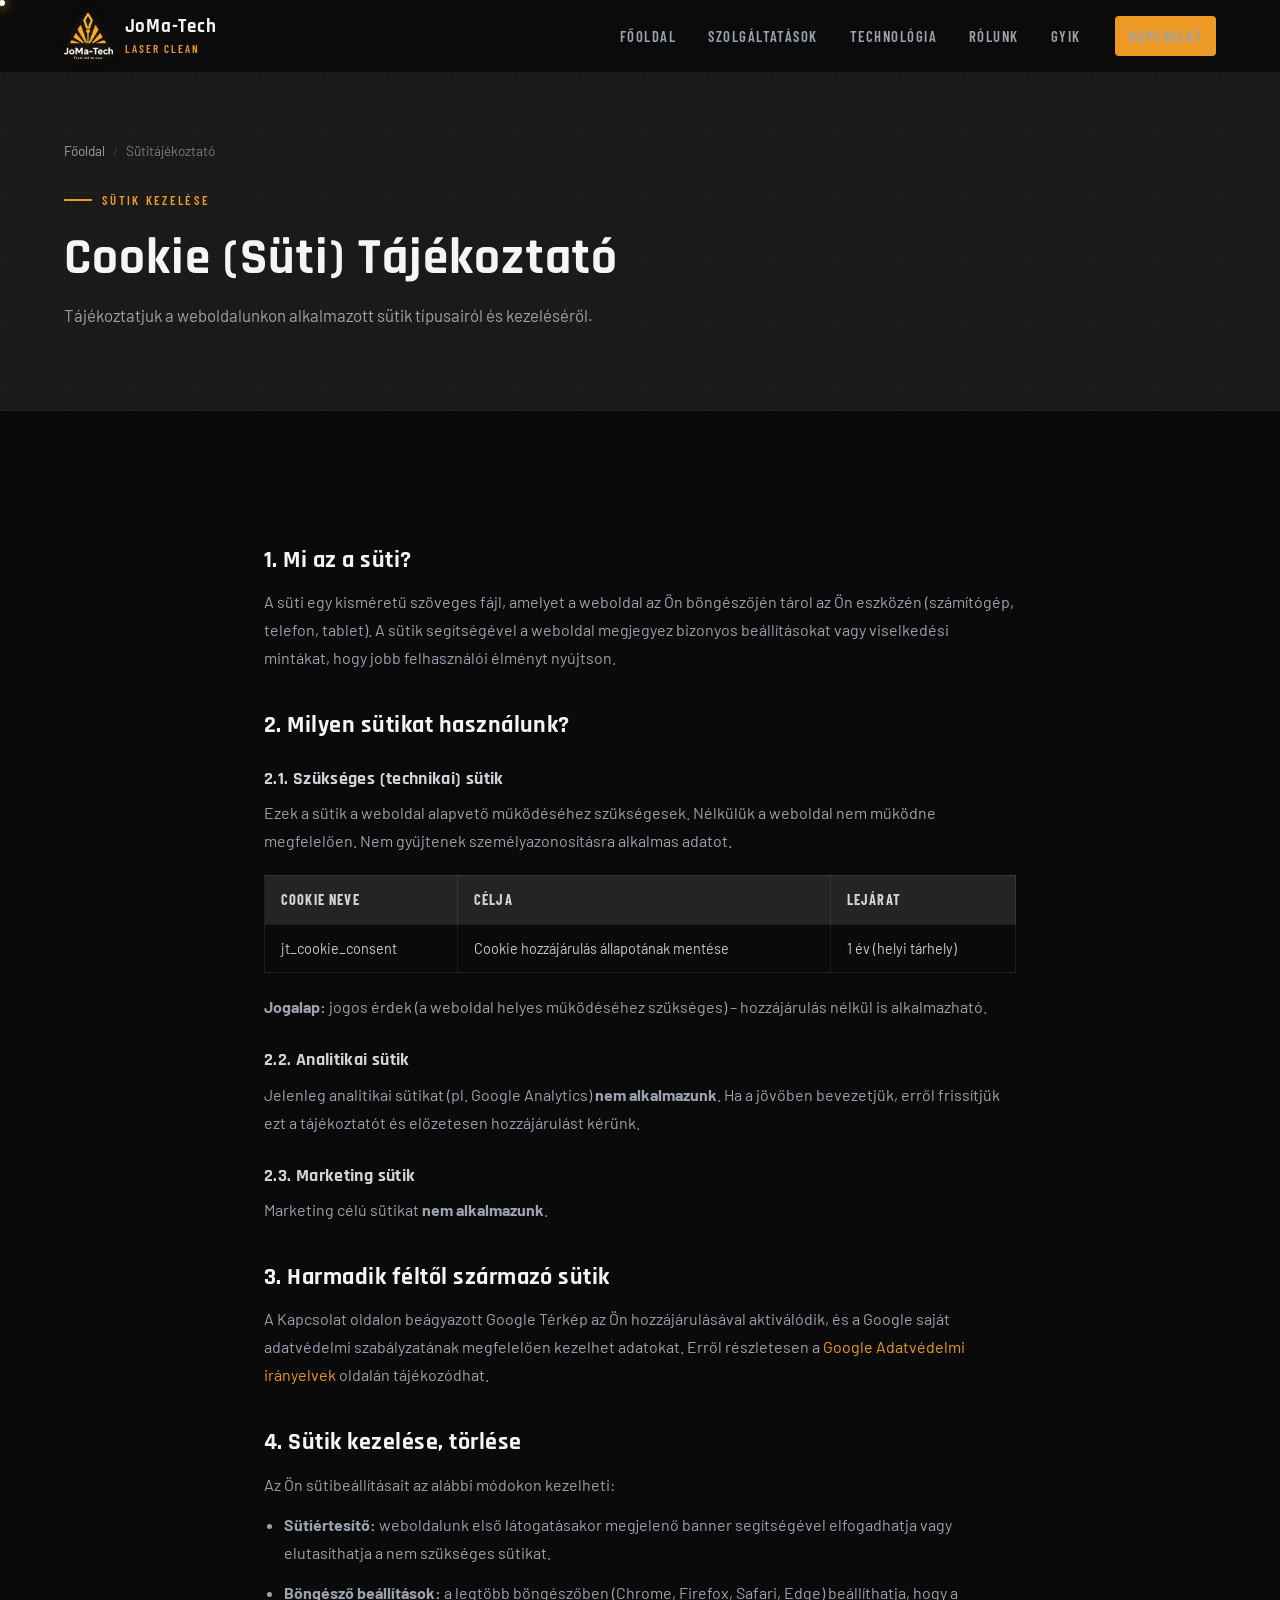
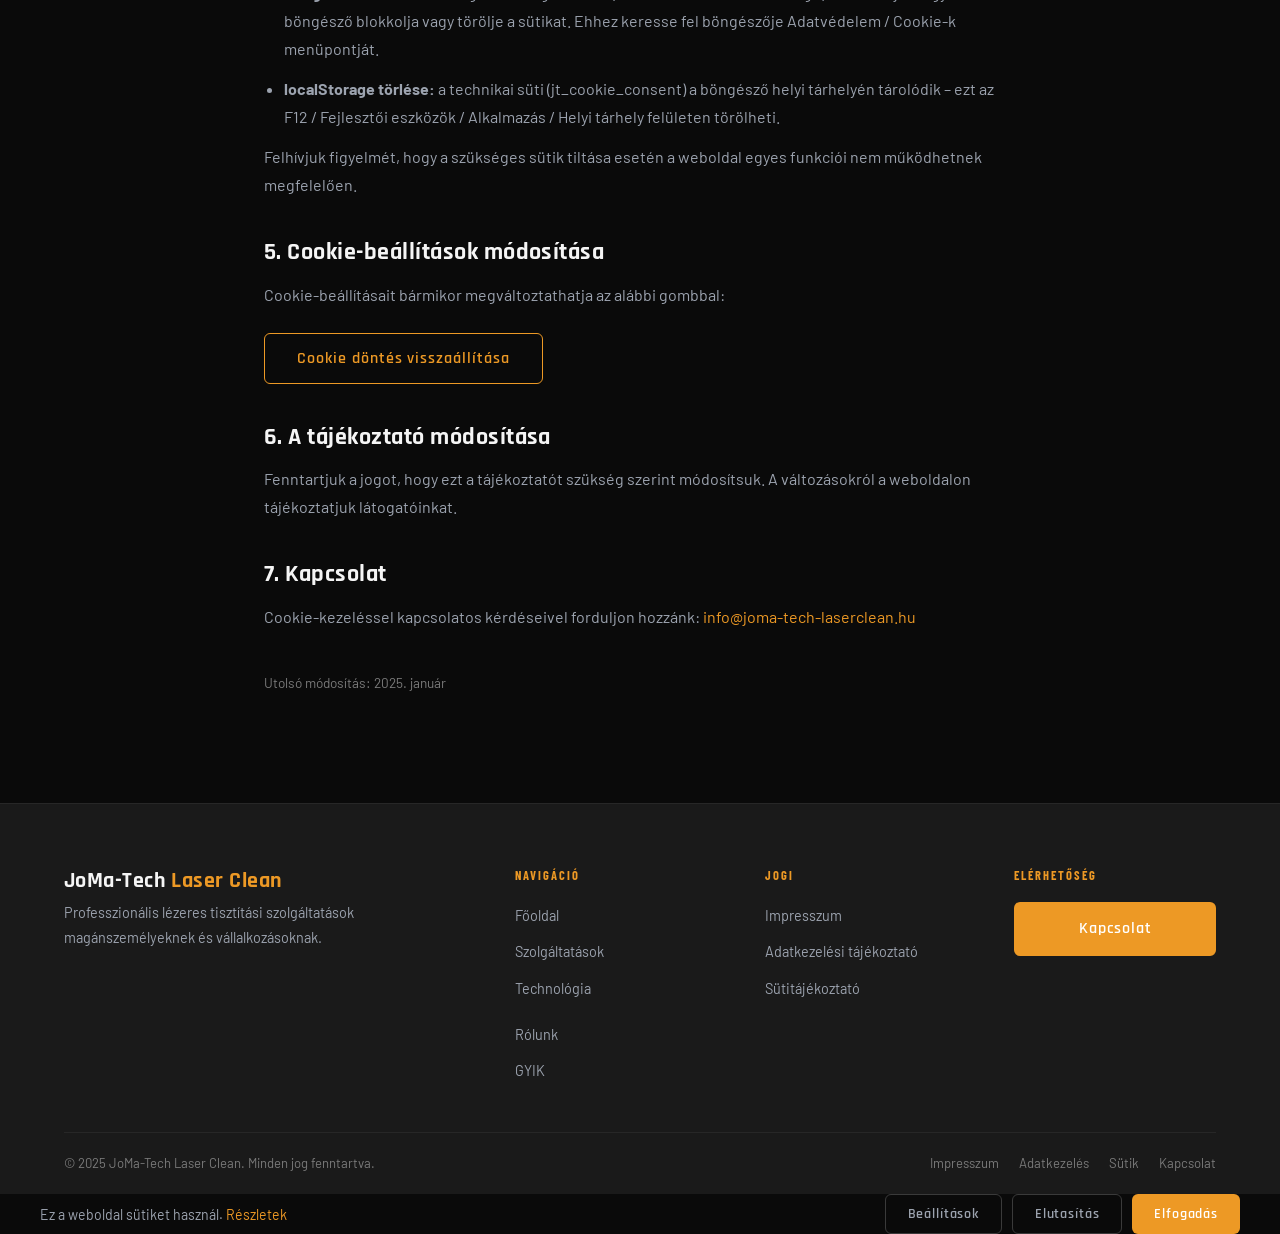
<file: cookie-tajekoztato.html>
<!DOCTYPE html>
<html lang="hu">
<head>
  <meta charset="UTF-8">
  <meta name="viewport" content="width=device-width, initial-scale=1.0">
  <meta name="description" content="Tájékoztatás a JoMa-Tech Laser Clean weboldalán használt sütikről (sütikról).">
  <meta name="author" content="JoMa-Tech Laser Clean">
  <meta name="robots" content="index, follow">
  <meta name="theme-color" content="#ED9925">
  <link rel="canonical" href="https://joma-tech-laserclean.hu/cookie-tajekoztato.html">

  <!-- Open Graph -->
  <meta property="og:type" content="website">
  <meta property="og:title" content="Cookie Tájékoztató – JoMa-Tech Laser Clean">
  <meta property="og:description" content="Tájékoztatás a JoMa-Tech Laser Clean weboldalán használt sütikről (sütikról).">
  <meta property="og:url" content="https://joma-tech-laserclean.hu/cookie-tajekoztato.html">
  <meta property="og:image" content="assets/img/og-image.jpg">
  <meta property="og:image:width" content="1200">
  <meta property="og:image:height" content="630">
  <meta property="og:locale" content="hu_HU">
  <meta property="og:site_name" content="JoMa-Tech Laser Clean">

  <!-- Twitter Card -->
  <meta name="twitter:card" content="summary_large_image">
  <meta name="twitter:title" content="Cookie Tájékoztató – JoMa-Tech Laser Clean">
  <meta name="twitter:description" content="Tájékoztatás a JoMa-Tech Laser Clean weboldalán használt sütikről (sütikról).">
  <meta name="twitter:image" content="assets/img/og-image.jpg">

  <title>Cookie Tájékoztató – JoMa-Tech Laser Clean</title>
  <link rel="sitemap" type="application/xml" href="sitemap.xml">
  <link rel="stylesheet" href="assets/css/style.css">
  <link rel="preconnect" href="https://fonts.googleapis.com">
  <link rel="preconnect" href="https://fonts.gstatic.com" crossorigin>

</head>
<body>

<header id="site-header">
  <div class="container">
    <nav class="nav-wrap">
      <a href="index.html" class="nav-logo">
        <img src="assets/img/logo.png" alt="JoMa-Tech Laser Clean logó" class="nav-logo-img">
        <div class="nav-logo-text">
          <strong>JoMa-Tech</strong>
          <span>Laser Clean</span>
        </div>
      </a>
      <div class="nav-links">
        <a href="index.html">Főoldal</a>
        <a href="szolgaltatasok.html">Szolgáltatások</a>
        <a href="technologia.html">Technológia</a>        <a href="rolunk.html">Rólunk</a>
        <a href="gyik.html">GYIK</a>
        <a href="kapcsolat.html" class="nav-cta btn btn-primary">Kapcsolat</a>
      </div>
      <button class="nav-toggle" aria-label="Menü megnyitása"><span></span><span></span><span></span></button>
    </nav>
    <nav class="nav-mobile">
      <a href="index.html">Főoldal</a>
      <a href="szolgaltatasok.html">Szolgáltatások</a>
      <a href="technologia.html">Technológia</a>      <a href="rolunk.html">Rólunk</a>
      <a href="gyik.html">GYIK</a>
      <a href="kapcsolat.html" class="btn btn-primary">Kapcsolatfelvétel</a>
    </nav>
  </div>
</header>

<section class="page-hero">
  <div class="container">
    <div class="page-hero-content">
      <div class="breadcrumb">
        <a href="index.html">Főoldal</a>
        <span class="breadcrumb-sep">/</span>
        <span>Sütitájékoztató</span>
      </div>
      <span class="section-label">Sütik kezelése</span>
      <h1>Cookie (Süti) Tájékoztató</h1>
      <p>Tájékoztatjuk a weboldalunkon alkalmazott sütik típusairól és kezeléséről.</p>
    </div>
  </div>
</section>

<section class="section-pad">
  <div class="container" style="max-width:800px;">
    <div class="legal-content">

      <h2>1. Mi az a süti?</h2>
      <p>A süti egy kisméretű szöveges fájl, amelyet a weboldal az Ön böngészőjén tárol az Ön eszközén (számítógép, telefon, tablet). A sütik segítségével a weboldal megjegyez bizonyos beállításokat vagy viselkedési mintákat, hogy jobb felhasználói élményt nyújtson.</p>

      <h2>2. Milyen sütikat használunk?</h2>

      <h3>2.1. Szükséges (technikai) sütik</h3>
      <p>Ezek a sütik a weboldal alapvető működéséhez szükségesek. Nélkülük a weboldal nem működne megfelelően. Nem gyűjtenek személyazonosításra alkalmas adatot.</p>
      <table>
        <thead><tr><th>Cookie neve</th><th>Célja</th><th>Lejárat</th></tr></thead>
        <tbody>
          <tr><td>jt_cookie_consent</td><td>Cookie hozzájárulás állapotának mentése</td><td>1 év (helyi tárhely)</td></tr>
        </tbody>
      </table>
      <p><strong>Jogalap:</strong> jogos érdek (a weboldal helyes működéséhez szükséges) – hozzájárulás nélkül is alkalmazható.</p>

      <h3>2.2. Analitikai sütik</h3>
      <p>Jelenleg analitikai sütikat (pl. Google Analytics) <strong>nem alkalmazunk</strong>. Ha a jövőben bevezetjük, erről frissítjük ezt a tájékoztatót és előzetesen hozzájárulást kérünk.</p>

      <h3>2.3. Marketing sütik</h3>
      <p>Marketing célú sütikat <strong>nem alkalmazunk</strong>.</p>

      <h2>3. Harmadik féltől származó sütik</h2>
      <p>A Kapcsolat oldalon beágyazott Google Térkép az Ön hozzájárulásával aktiválódik, és a Google saját adatvédelmi szabályzatának megfelelően kezelhet adatokat. Erről részletesen a <a href="https://policies.google.com/privacy" target="_blank" rel="noopener">Google Adatvédelmi irányelvek</a> oldalán tájékozódhat.</p>

      <h2>4. Sütik kezelése, törlése</h2>
      <p>Az Ön sütibeállításait az alábbi módokon kezelheti:</p>
      <ul>
        <li><strong>Sütiértesítő:</strong> weboldalunk első látogatásakor megjelenő banner segítségével elfogadhatja vagy elutasíthatja a nem szükséges sütikat.</li>
        <li><strong>Böngésző beállítások:</strong> a legtöbb böngészőben (Chrome, Firefox, Safari, Edge) beállíthatja, hogy a böngésző blokkolja vagy törölje a sütikat. Ehhez keresse fel böngészője Adatvédelem / Cookie-k menüpontját.</li>
        <li><strong>localStorage törlése:</strong> a technikai süti (jt_cookie_consent) a böngésző helyi tárhelyén tárolódik – ezt az F12 / Fejlesztői eszközök / Alkalmazás / Helyi tárhely felületen törölheti.</li>
      </ul>
      <p>Felhívjuk figyelmét, hogy a szükséges sütik tiltása esetén a weboldal egyes funkciói nem működhetnek megfelelően.</p>

      <h2>5. Cookie-beállítások módosítása</h2>
      <p>Cookie-beállításait bármikor megváltoztathatja az alábbi gombbal:</p>
      <div style="margin:24px 0;">
        <button id="reset-cookies" class="btn btn-outline" onclick="localStorage.removeItem('jt_cookie_consent'); alert('Cookie beállítások törölve. Az oldal újratöltésekor ismét megjelenik a sütiértesítő.'); location.reload();">
          Cookie döntés visszaállítása
        </button>
      </div>

      <h2>6. A tájékoztató módosítása</h2>
      <p>Fenntartjuk a jogot, hogy ezt a tájékoztatót szükség szerint módosítsuk. A változásokról a weboldalon tájékoztatjuk látogatóinkat.</p>

      <h2>7. Kapcsolat</h2>
      <p>Cookie-kezeléssel kapcsolatos kérdéseivel forduljon hozzánk: <a href="mailto:info@joma-tech-laserclean.hu">info@joma-tech-laserclean.hu</a></p>

      <p style="color:var(--text-muted);font-size:0.85rem;margin-top:40px;">Utolsó módosítás: 2025. január</p>
    </div>
  </div>
</section>

<footer id="site-footer">
  <div class="container">
    <div class="footer-grid">
      <div class="footer-brand"><h3>JoMa-Tech <span style="color:var(--orange)">Laser Clean</span></h3><p>Professzionális lézeres tisztítási szolgáltatások magánszemélyeknek és vállalkozásoknak.</p></div>
      <div class="footer-col"><h4>Navigáció</h4><ul><li><a href="index.html">Főoldal</a></li><li><a href="szolgaltatasok.html">Szolgáltatások</a></li><li><a href="technologia.html">Technológia</a></li><li></li><li><a href="rolunk.html">Rólunk</a></li><li><a href="gyik.html">GYIK</a></li></ul></div>
      <div class="footer-col"><h4>Jogi</h4><ul><li><a href="impresszum.html">Impresszum</a></li><li><a href="adatkezeles.html">Adatkezelési tájékoztató</a></li><li><a href="cookie-tajekoztato.html">Sütitájékoztató</a></li></ul></div>
      <div class="footer-col"><h4>Elérhetőség</h4><a href="kapcsolat.html" class="btn btn-primary" style="width:100%;justify-content:center;">Kapcsolat</a></div>
    </div>
    <div class="footer-bottom">
      <p>© 2025 JoMa-Tech Laser Clean. Minden jog fenntartva.</p>
      <div class="footer-legal"><a href="impresszum.html">Impresszum</a><a href="adatkezeles.html">Adatkezelés</a><a href="cookie-tajekoztato.html">Sütik</a><a href="kapcsolat.html">Kapcsolat</a></div>
    </div>
  </div>
</footer>

<button id="back-to-top" aria-label="Vissza a tetejére">
  <svg width="20" height="20" viewBox="0 0 24 24" fill="none" stroke="currentColor" stroke-width="2.5" stroke-linecap="round" stroke-linejoin="round"><polyline points="18 15 12 9 6 15"></polyline></svg>
</button>
<div id="sütiértesítő"><div class="cookie-inner"><p class="cookie-text">Ez a weboldal sütiket használ. <a href="cookie-tajekoztato.html">Részletek</a></p><div class="cookie-actions"><button id="cookie-settings" class="btn btn-ghost">Beállítások</button><button id="cookie-reject" class="btn btn-ghost">Elutasítás</button><button id="cookie-accept" class="btn btn-primary">Elfogadás</button></div></div></div>
<script src="assets/js/main.js"></script>
</body>
</html>
</file>
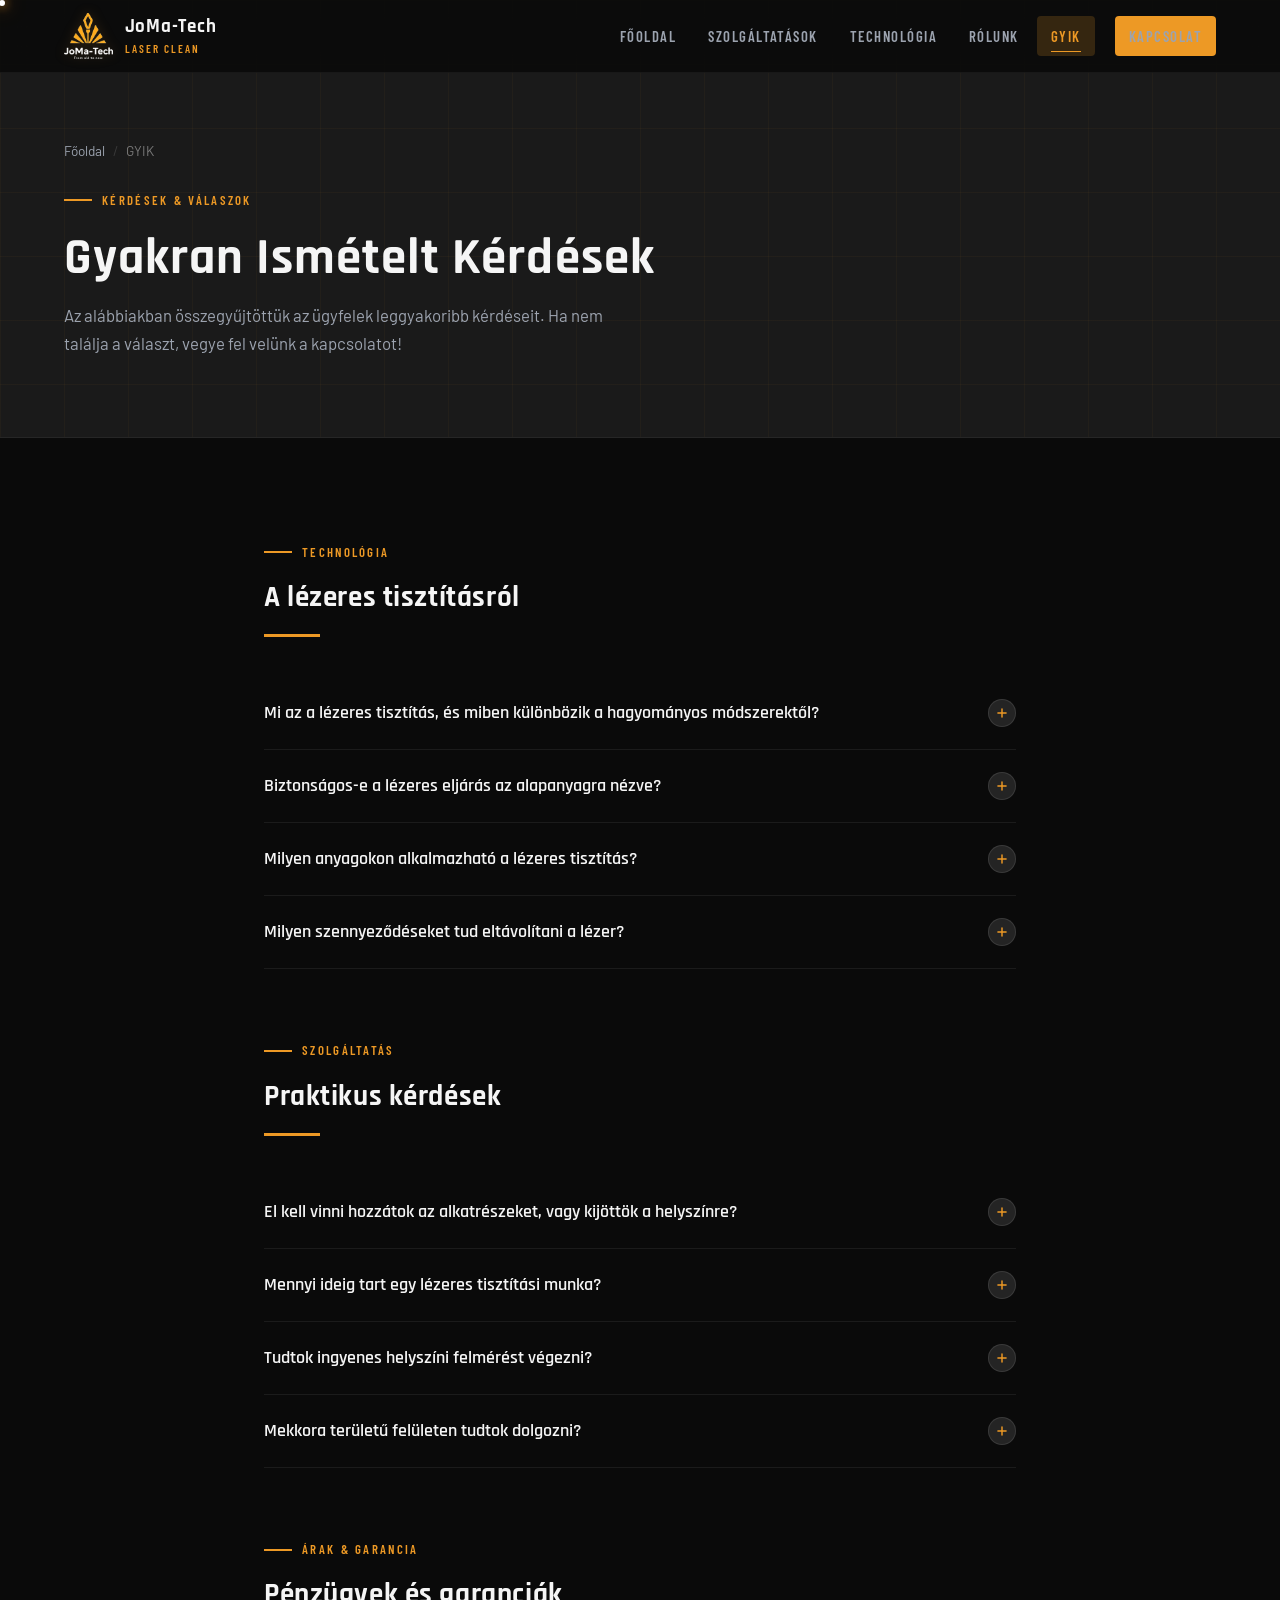
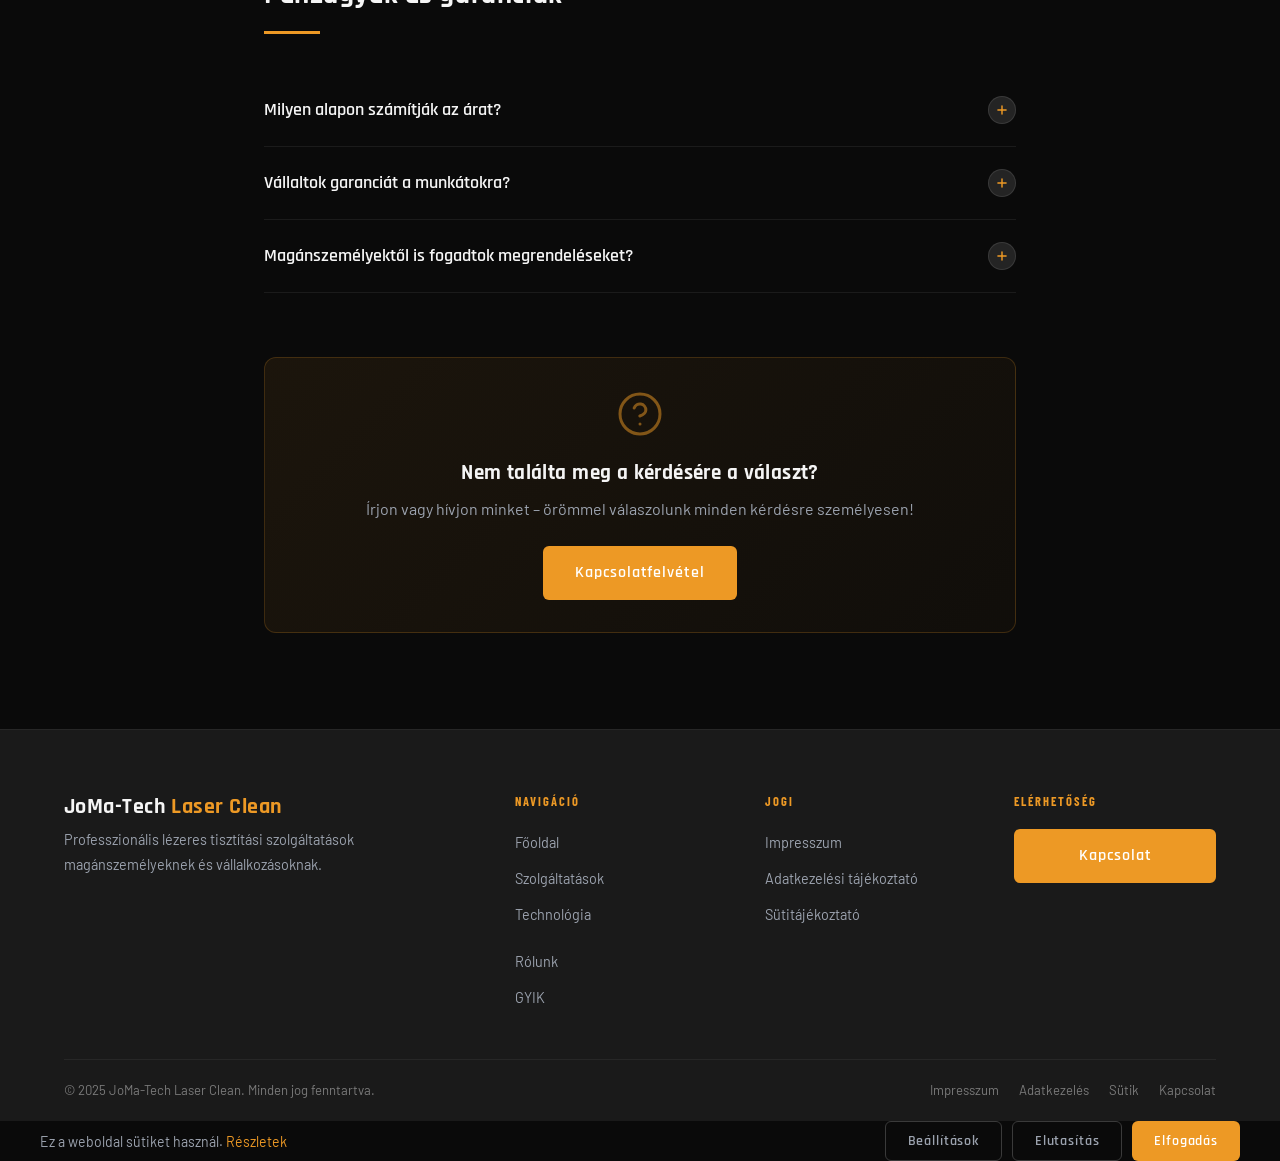
<file: gyik.html>
<!DOCTYPE html>
<html lang="hu">
<head>
  <meta charset="UTF-8">
  <meta name="viewport" content="width=device-width, initial-scale=1.0">
  <meta name="description" content="Válaszok a leggyakoribb kérdésekre: hogyan működik, mennyibe kerül, milyen felületekre alkalmas a lézeres tisztítás?">
  <meta name="keywords" content="lézeres tisztítás kérdések, GYIK lézer, hogyan működik lézertisztítás, lézertisztítás ár">
  <meta name="author" content="JoMa-Tech Laser Clean">
  <meta name="robots" content="index, follow">
  <meta name="theme-color" content="#ED9925">
  <link rel="canonical" href="https://joma-tech-laserclean.hu/gyik.html">

  <!-- Open Graph -->
  <meta property="og:type" content="website">
  <meta property="og:title" content="GYIK – Gyakran Ismételt Kérdések a Lézeres Tisztításról | JoMa-Tech">
  <meta property="og:description" content="Válaszok a leggyakoribb kérdésekre: hogyan működik, mennyibe kerül, milyen felületekre alkalmas a lézeres tisztítás?">
  <meta property="og:url" content="https://joma-tech-laserclean.hu/gyik.html">
  <meta property="og:image" content="assets/img/og-image.jpg">
  <meta property="og:image:width" content="1200">
  <meta property="og:image:height" content="630">
  <meta property="og:locale" content="hu_HU">
  <meta property="og:site_name" content="JoMa-Tech Laser Clean">

  <!-- Twitter Card -->
  <meta name="twitter:card" content="summary_large_image">
  <meta name="twitter:title" content="GYIK – Gyakran Ismételt Kérdések a Lézeres Tisztításról | JoMa-Tech">
  <meta name="twitter:description" content="Válaszok a leggyakoribb kérdésekre: hogyan működik, mennyibe kerül, milyen felületekre alkalmas a lézeres tisztítás?">
  <meta name="twitter:image" content="assets/img/og-image.jpg">

  <title>GYIK – Gyakran Ismételt Kérdések a Lézeres Tisztításról | JoMa-Tech</title>
  <link rel="sitemap" type="application/xml" href="sitemap.xml">
  <link rel="stylesheet" href="assets/css/style.css">
  <link rel="preconnect" href="https://fonts.googleapis.com">
  <link rel="preconnect" href="https://fonts.gstatic.com" crossorigin>
  <script type="application/ld+json">
  {
    "@context": "https://schema.org",
    "@type": "FAQPage",
    "mainEntity": [
      {"@type":"Question","name":"Mi az a lézeres tisztítás?","acceptedAnswer":{"@type":"Answer","text":"Vegyszermentes, nem kontakt felülettisztítási eljárás, amely nagy energiájú fényimpulzusokkal távolítja el a szennyeződéseket."}},
      {"@type":"Question","name":"Milyen anyagokon alkalmazható?","acceptedAnswer":{"@type":"Answer","text":"Acél, rozsdamentes acél, alumínium, réz, öntöttvas, titán és más fémfelületeken."}},
      {"@type":"Question","name":"Kijönnek-e a helyszínre?","acceptedAnswer":{"@type":"Answer","text":"Igen, mobilizálható berendezésünkkel az ügyfél telephelyén is dolgozunk."}},
      {"@type":"Question","name":"Mennyibe kerül a lézeres tisztítás?","acceptedAnswer":{"@type":"Answer","text":"Az ár a felület méretétől, a szennyeződés típusától és a munka összetettségétől függ – kérjen egyedi ajánlatot."}}
    ]
  }
  </script>
</head>
<body>

<header id="site-header">
  <div class="container">
    <nav class="nav-wrap">
      <a href="index.html" class="nav-logo">
        <img src="assets/img/logo.png" alt="JoMa-Tech Laser Clean logó" class="nav-logo-img">
        <div class="nav-logo-text">
          <strong>JoMa-Tech</strong>
          <span>Laser Clean</span>
        </div>
      </a>
      <div class="nav-links">
        <a href="index.html">Főoldal</a>
        <a href="szolgaltatasok.html">Szolgáltatások</a>
        <a href="technologia.html">Technológia</a>        <a href="rolunk.html">Rólunk</a>
        <a href="gyik.html" class="active">GYIK</a>
        <a href="kapcsolat.html" class="nav-cta btn btn-primary">Kapcsolat</a>
      </div>
      <button class="nav-toggle" aria-label="Menü megnyitása"><span></span><span></span><span></span></button>
    </nav>
    <nav class="nav-mobile">
      <a href="index.html">Főoldal</a>
      <a href="szolgaltatasok.html">Szolgáltatások</a>
      <a href="technologia.html">Technológia</a>      <a href="rolunk.html">Rólunk</a>
      <a href="gyik.html">GYIK</a>
      <a href="kapcsolat.html" class="btn btn-primary">Kapcsolatfelvétel</a>
    </nav>
  </div>
</header>

<section class="page-hero">
  <div class="container">
    <div class="page-hero-content">
      <div class="breadcrumb">
        <a href="index.html">Főoldal</a>
        <span class="breadcrumb-sep">/</span>
        <span>GYIK</span>
      </div>
      <span class="section-label">Kérdések & Válaszok</span>
      <h1>Gyakran Ismételt Kérdések</h1>
      <p>Az alábbiakban összegyűjtöttük az ügyfelek leggyakoribb kérdéseit. Ha nem találja a választ, vegye fel velünk a kapcsolatot!</p>
    </div>
  </div>
</section>

<section class="section-pad">
  <div class="container" style="max-width:800px;">

    <!-- Category: Technológia -->
    <div style="margin-bottom:64px;">
      <div data-aos="fade-up" style="margin-bottom:32px;">
        <span class="section-label">Technológia</span>
        <h2 class="section-title" style="font-size:1.8rem;">A lézeres tisztításról</h2>
        <div class="divider"></div>
      </div>

      <div class="faq-item" data-aos="fade-up">
        <button class="faq-question">
          Mi az a lézeres tisztítás, és miben különbözik a hagyományos módszerektől?
          <span class="faq-icon">
            <svg width="14" height="14" viewBox="0 0 24 24" fill="none" stroke="currentColor" stroke-width="2.5" stroke-linecap="round" stroke-linejoin="round"><line x1="12" y1="5" x2="12" y2="19"/><line x1="5" y1="12" x2="19" y2="12"/></svg>
          </span>
        </button>
        <div class="faq-answer">
          <p>A lézeres tisztítás (lézeres tisztítás) egy nem kontakt, vegyszermentes eljárás, amely nagy energiájú fényimpulzusokkal távolítja el a felületi szennyeződéseket (rozsda, festék, olaj stb.). A hagyományos módszerektől (csiszolás, homokfúvás, vegyszerek) eltérően nem érinti mechanikailag a felületet, nem hagy kémiai maradékot, és mikrométeres pontossággal végezhető el. Az alapanyag tökéletesen megmarad.</p>
        </div>
      </div>

      <div class="faq-item" data-aos="fade-up">
        <button class="faq-question">
          Biztonságos-e a lézeres eljárás az alapanyagra nézve?
          <span class="faq-icon">
            <svg width="14" height="14" viewBox="0 0 24 24" fill="none" stroke="currentColor" stroke-width="2.5" stroke-linecap="round" stroke-linejoin="round"><line x1="12" y1="5" x2="12" y2="19"/><line x1="5" y1="12" x2="19" y2="12"/></svg>
          </span>
        </button>
        <div class="faq-answer">
          <p>Igen, teljes mértékben. A lézer energiáját a szennyező réteg (rozsda, festék) nyeli el sokkal jobban, mint az alatta lévő fém. Ez az abszorpciós különbség teszi lehetővé, hogy csak a nemkívánt réteg távolodjon el, miközben az alapfém tökéletesen érintetlen marad. Megfelelő paraméterezés esetén semmiféle felületi deformáció vagy mechanikai károsodás nem keletkezik.</p>
        </div>
      </div>

      <div class="faq-item" data-aos="fade-up">
        <button class="faq-question">
          Milyen anyagokon alkalmazható a lézeres tisztítás?
          <span class="faq-icon">
            <svg width="14" height="14" viewBox="0 0 24 24" fill="none" stroke="currentColor" stroke-width="2.5" stroke-linecap="round" stroke-linejoin="round"><line x1="12" y1="5" x2="12" y2="19"/><line x1="5" y1="12" x2="19" y2="12"/></svg>
          </span>
        </button>
        <div class="faq-answer">
          <p>Elsősorban fémfelületeken: acél, rozsdamentes acél (rozsdamentes acél), alumínium, réz, öntöttvas, titán. Speciális esetekben kő, beton és bizonyos kerámia felületeken is alkalmazható. Fa, műanyag és gumi anyagokon általában nem javasolt – ezekben az esetekben egyeztessen velünk az egyedi megoldásról.</p>
        </div>
      </div>

      <div class="faq-item" data-aos="fade-up">
        <button class="faq-question">
          Milyen szennyeződéseket tud eltávolítani a lézer?
          <span class="faq-icon">
            <svg width="14" height="14" viewBox="0 0 24 24" fill="none" stroke="currentColor" stroke-width="2.5" stroke-linecap="round" stroke-linejoin="round"><line x1="12" y1="5" x2="12" y2="19"/><line x1="5" y1="12" x2="19" y2="12"/></svg>
          </span>
        </button>
        <div class="faq-answer">
          <p>A lézertisztítás eltávolítja: rozsdát és oxidációt, festéket, lakkot, alapozót (egyrétegű és többrétegű), olajat és zsírt, hegesztési salakot, hőfoltokat, galvanizálási maradékokat, vízkövet és egyéb ásványi lerakódásokat, por- és koromszennyeződéseket. Ha speciális szennyeződésről van szó, egyeztessünk előzetesen.</p>
        </div>
      </div>
    </div>

    <!-- Category: Szolgáltatás -->
    <div style="margin-bottom:64px;">
      <div data-aos="fade-up" style="margin-bottom:32px;">
        <span class="section-label">Szolgáltatás</span>
        <h2 class="section-title" style="font-size:1.8rem;">Praktikus kérdések</h2>
        <div class="divider"></div>
      </div>

      <div class="faq-item" data-aos="fade-up">
        <button class="faq-question">
          El kell vinni hozzátok az alkatrészeket, vagy kijöttök a helyszínre?
          <span class="faq-icon">
            <svg width="14" height="14" viewBox="0 0 24 24" fill="none" stroke="currentColor" stroke-width="2.5" stroke-linecap="round" stroke-linejoin="round"><line x1="12" y1="5" x2="12" y2="19"/><line x1="5" y1="12" x2="19" y2="12"/></svg>
          </span>
        </button>
        <div class="faq-answer">
          <p>Mindkét lehetőség adott! Kisebb alkatrészeket és munkadarabokat elviheti hozzánk a műhelybe. Nagyobb, nehezebb szerkezetek vagy helyszíni igény esetén mobilizálható berendezésünkkel az Ön telephelyére vagy helyszínére is kiszállunk. Kérjük, vegye fel velünk a kapcsolatot és megbeszéljük a leghatékonyabb megoldást.</p>
        </div>
      </div>

      <div class="faq-item" data-aos="fade-up">
        <button class="faq-question">
          Mennyi ideig tart egy lézeres tisztítási munka?
          <span class="faq-icon">
            <svg width="14" height="14" viewBox="0 0 24 24" fill="none" stroke="currentColor" stroke-width="2.5" stroke-linecap="round" stroke-linejoin="round"><line x1="12" y1="5" x2="12" y2="19"/><line x1="5" y1="12" x2="19" y2="12"/></svg>
          </span>
        </button>
        <div class="faq-answer">
          <p>Az átfutási idő a feladattól függ – a felület méretétől, a szennyeződés típusától és vastagságától. Kisebb alkatrészek megtisztítása néhány óra alatt elvégezhető, nagyobb acélszerkezetek esetén 1-5 munkanap szükséges. Pontos időbecslést az előzetes felmérés után tudunk adni. Sürgős munkákat rugalmasan kezelünk.</p>
        </div>
      </div>

      <div class="faq-item" data-aos="fade-up">
        <button class="faq-question">
          Tudtok ingyenes helyszíni felmérést végezni?
          <span class="faq-icon">
            <svg width="14" height="14" viewBox="0 0 24 24" fill="none" stroke="currentColor" stroke-width="2.5" stroke-linecap="round" stroke-linejoin="round"><line x1="12" y1="5" x2="12" y2="19"/><line x1="5" y1="12" x2="19" y2="12"/></svg>
          </span>
        </button>
        <div class="faq-answer">
          <p>Igen, nagyobb munkákhoz szívesen végzünk ingyenes helyszíni felmérést. Ez alapján pontos, reális ajánlatot tudunk adni, és a megfelelő technológiai beállításokat is meghatározhatjuk. Kisebb munkáknál fényképes megkeresés alapján is tudunk tájékoztató jellegű árat mondani.</p>
        </div>
      </div>

      <div class="faq-item" data-aos="fade-up">
        <button class="faq-question">
          Mekkora területű felületen tudtok dolgozni?
          <span class="faq-icon">
            <svg width="14" height="14" viewBox="0 0 24 24" fill="none" stroke="currentColor" stroke-width="2.5" stroke-linecap="round" stroke-linejoin="round"><line x1="12" y1="5" x2="12" y2="19"/><line x1="5" y1="12" x2="19" y2="12"/></svg>
          </span>
        </button>
        <div class="faq-answer">
          <p>Nincsen gyakorlati felső határ – kis alkatrészektől (néhány cm²) egészen több száz m²-es acélszerkezetekig dolgozunk. Nagyon nagy területen (pl. épületszerkezet, tartálytömb) több egységgel és több munkással dolgozunk párhuzamosan a gyors átfutás érdekében.</p>
        </div>
      </div>
    </div>

    <!-- Category: Árak, garanciák -->
    <div style="margin-bottom:64px;">
      <div data-aos="fade-up" style="margin-bottom:32px;">
        <span class="section-label">Árak & Garancia</span>
        <h2 class="section-title" style="font-size:1.8rem;">Pénzügyek és garanciák</h2>
        <div class="divider"></div>
      </div>

      <div class="faq-item" data-aos="fade-up">
        <button class="faq-question">
          Milyen alapon számítják az árat?
          <span class="faq-icon">
            <svg width="14" height="14" viewBox="0 0 24 24" fill="none" stroke="currentColor" stroke-width="2.5" stroke-linecap="round" stroke-linejoin="round"><line x1="12" y1="5" x2="12" y2="19"/><line x1="5" y1="12" x2="19" y2="12"/></svg>
          </span>
        </button>
        <div class="faq-answer">
          <p>Az árazás több tényezőtől függ: a felület mérete (m² vagy db), a szennyeződés típusa és vastagsága, az anyag típusa, a helyszín (nálunk vagy kiszállás), valamint a munka összetettsége. Minden megkeresésre egyedi árajánlatot adunk – nincs rejtett díj. Kérje ingyenes ajánlatunkat!</p>
        </div>
      </div>

      <div class="faq-item" data-aos="fade-up">
        <button class="faq-question">
          Vállaltok garanciát a munkátokra?
          <span class="faq-icon">
            <svg width="14" height="14" viewBox="0 0 24 24" fill="none" stroke="currentColor" stroke-width="2.5" stroke-linecap="round" stroke-linejoin="round"><line x1="12" y1="5" x2="12" y2="19"/><line x1="5" y1="12" x2="19" y2="12"/></svg>
          </span>
        </button>
        <div class="faq-answer">
          <p>Igen. Minden elvégzett munkánkra garanciát vállalunk – ha az általunk meghatározott elvárások szerint nem sikerült az eredmény, visszatérünk és rendbe tesszük. Ügyfeleink elégedettsége az elsődleges prioritásunk. A garancia pontos feltételeiről az ajánlatban tájékoztatjuk.</p>
        </div>
      </div>

      <div class="faq-item" data-aos="fade-up">
        <button class="faq-question">
          Magánszemélyektől is fogadtok megrendeléseket?
          <span class="faq-icon">
            <svg width="14" height="14" viewBox="0 0 24 24" fill="none" stroke="currentColor" stroke-width="2.5" stroke-linecap="round" stroke-linejoin="round"><line x1="12" y1="5" x2="12" y2="19"/><line x1="5" y1="12" x2="19" y2="12"/></svg>
          </span>
        </button>
        <div class="faq-answer">
          <p>Természetesen! Magánszemélyeket éppúgy szívesen fogadunk, mint vállalkozásokat. Jellemző magánszemély megrendelések: régi jármű alkatrészei, kerítés és kapu felújítás, kerti eszközök és berendezések rozsdamentesítése, egyedi tárgyak restaurálása. Minden megkeresést egyforma figyelemmel kezelünk.</p>
        </div>
      </div>
    </div>

    <!-- Not found -->
    <div class="highlight-box text-center" data-aos="fade-up">
      <svg width="48" height="48" viewBox="0 0 24 24" fill="none" stroke="rgba(237,153,37,0.5)" stroke-width="1.5" stroke-linecap="round" stroke-linejoin="round" style="margin:0 auto 16px;"><circle cx="12" cy="12" r="10"/><path d="M9.09 9a3 3 0 0 1 5.83 1c0 2-3 3-3 3"/><line x1="12" y1="17" x2="12.01" y2="17"/></svg>
      <h3 style="font-size:1.3rem;margin-bottom:10px;">Nem találta meg a kérdésére a választ?</h3>
      <p style="color:var(--silver);margin-bottom:24px;">Írjon vagy hívjon minket – örömmel válaszolunk minden kérdésre személyesen!</p>
      <a href="kapcsolat.html" class="btn btn-primary">Kapcsolatfelvétel</a>
    </div>

  </div>
</section>

<footer id="site-footer">
  <div class="container">
    <div class="footer-grid">
      <div class="footer-brand"><h3>JoMa-Tech <span style="color:var(--orange)">Laser Clean</span></h3><p>Professzionális lézeres tisztítási szolgáltatások magánszemélyeknek és vállalkozásoknak.</p></div>
      <div class="footer-col"><h4>Navigáció</h4><ul><li><a href="index.html">Főoldal</a></li><li><a href="szolgaltatasok.html">Szolgáltatások</a></li><li><a href="technologia.html">Technológia</a></li><li></li><li><a href="rolunk.html">Rólunk</a></li><li><a href="gyik.html">GYIK</a></li></ul></div>
      <div class="footer-col"><h4>Jogi</h4><ul><li><a href="impresszum.html">Impresszum</a></li><li><a href="adatkezeles.html">Adatkezelési tájékoztató</a></li><li><a href="cookie-tajekoztato.html">Sütitájékoztató</a></li></ul></div>
      <div class="footer-col"><h4>Elérhetőség</h4><a href="kapcsolat.html" class="btn btn-primary" style="width:100%;justify-content:center;">Kapcsolat</a></div>
    </div>
    <div class="footer-bottom">
      <p>© 2025 JoMa-Tech Laser Clean. Minden jog fenntartva.</p>
      <div class="footer-legal"><a href="impresszum.html">Impresszum</a><a href="adatkezeles.html">Adatkezelés</a><a href="cookie-tajekoztato.html">Sütik</a><a href="kapcsolat.html">Kapcsolat</a></div>
    </div>
  </div>
</footer>

<button id="back-to-top" aria-label="Vissza a tetejére">
  <svg width="20" height="20" viewBox="0 0 24 24" fill="none" stroke="currentColor" stroke-width="2.5" stroke-linecap="round" stroke-linejoin="round"><polyline points="18 15 12 9 6 15"></polyline></svg>
</button>
<div id="sütiértesítő"><div class="cookie-inner"><p class="cookie-text">Ez a weboldal sütiket használ. <a href="cookie-tajekoztato.html">Részletek</a></p><div class="cookie-actions"><button id="cookie-settings" class="btn btn-ghost">Beállítások</button><button id="cookie-reject" class="btn btn-ghost">Elutasítás</button><button id="cookie-accept" class="btn btn-primary">Elfogadás</button></div></div></div>
<script src="assets/js/main.js"></script>
</body>
</html>
</file>
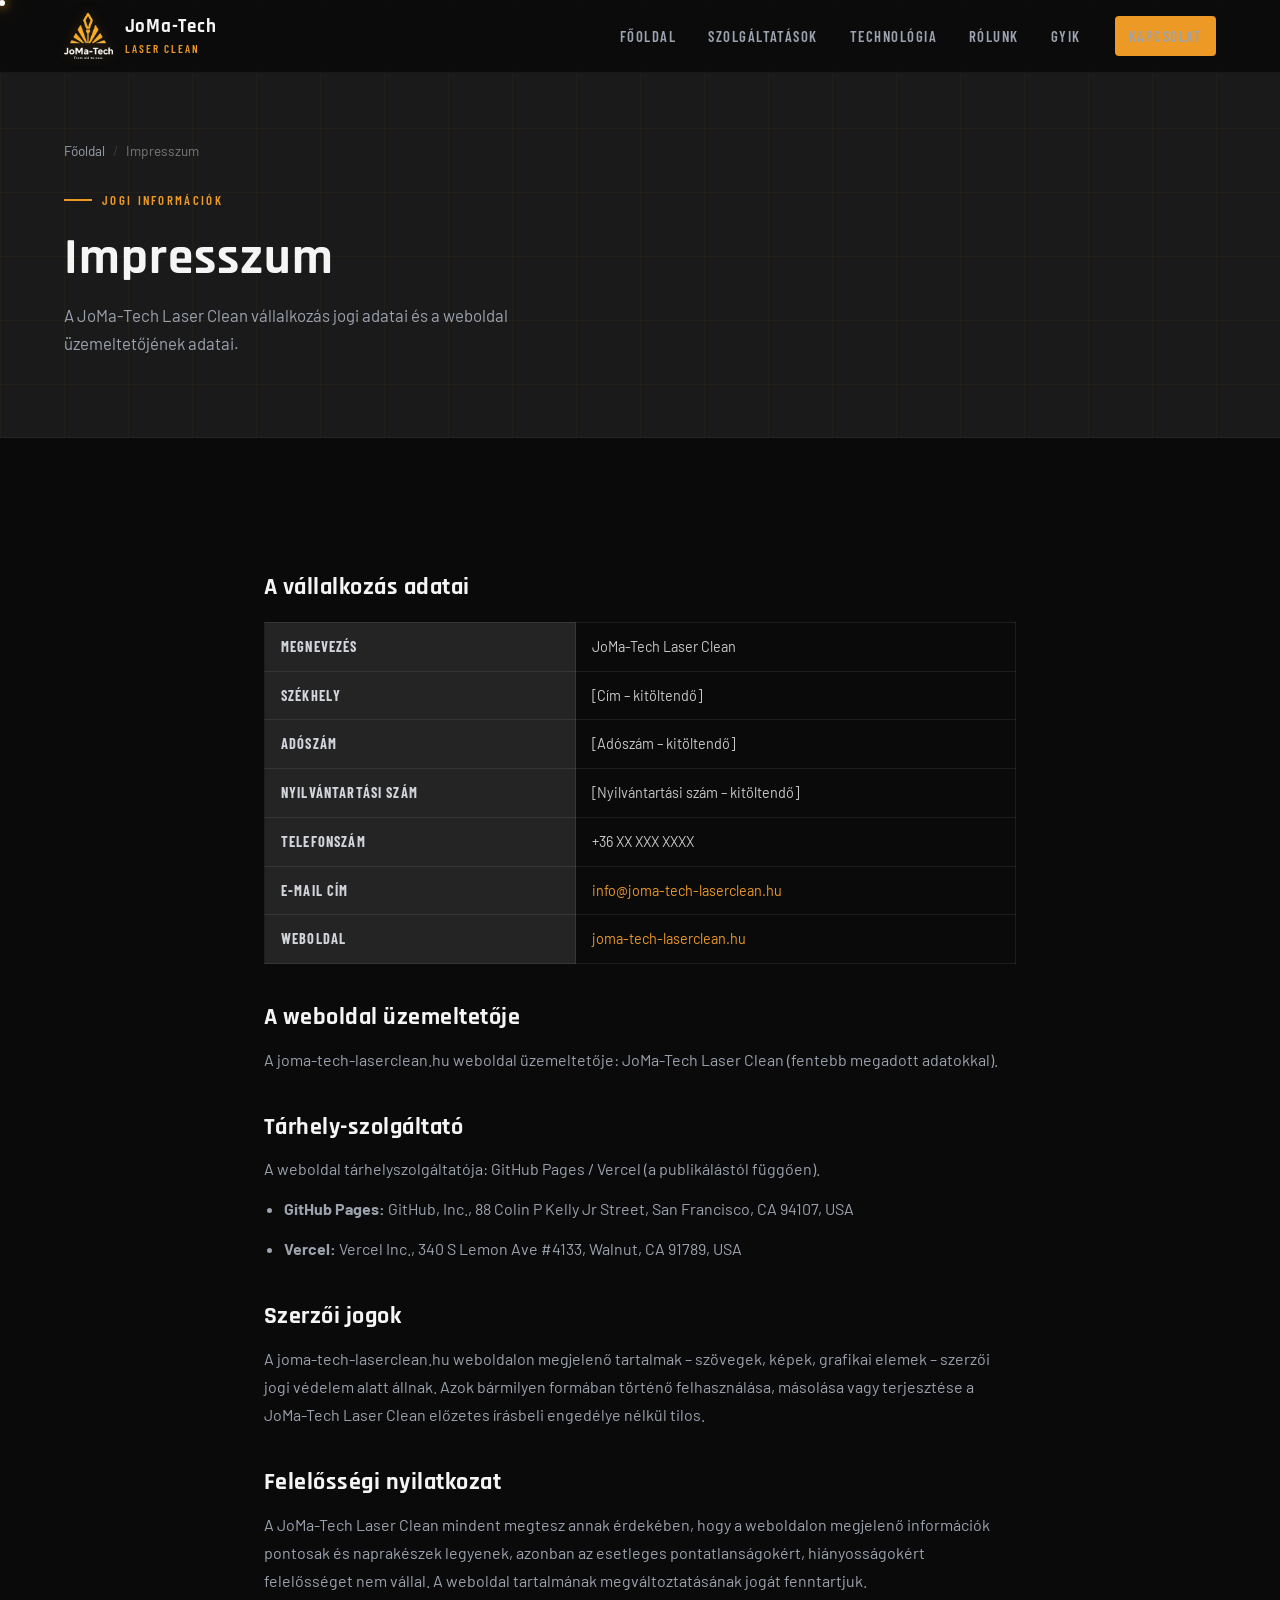
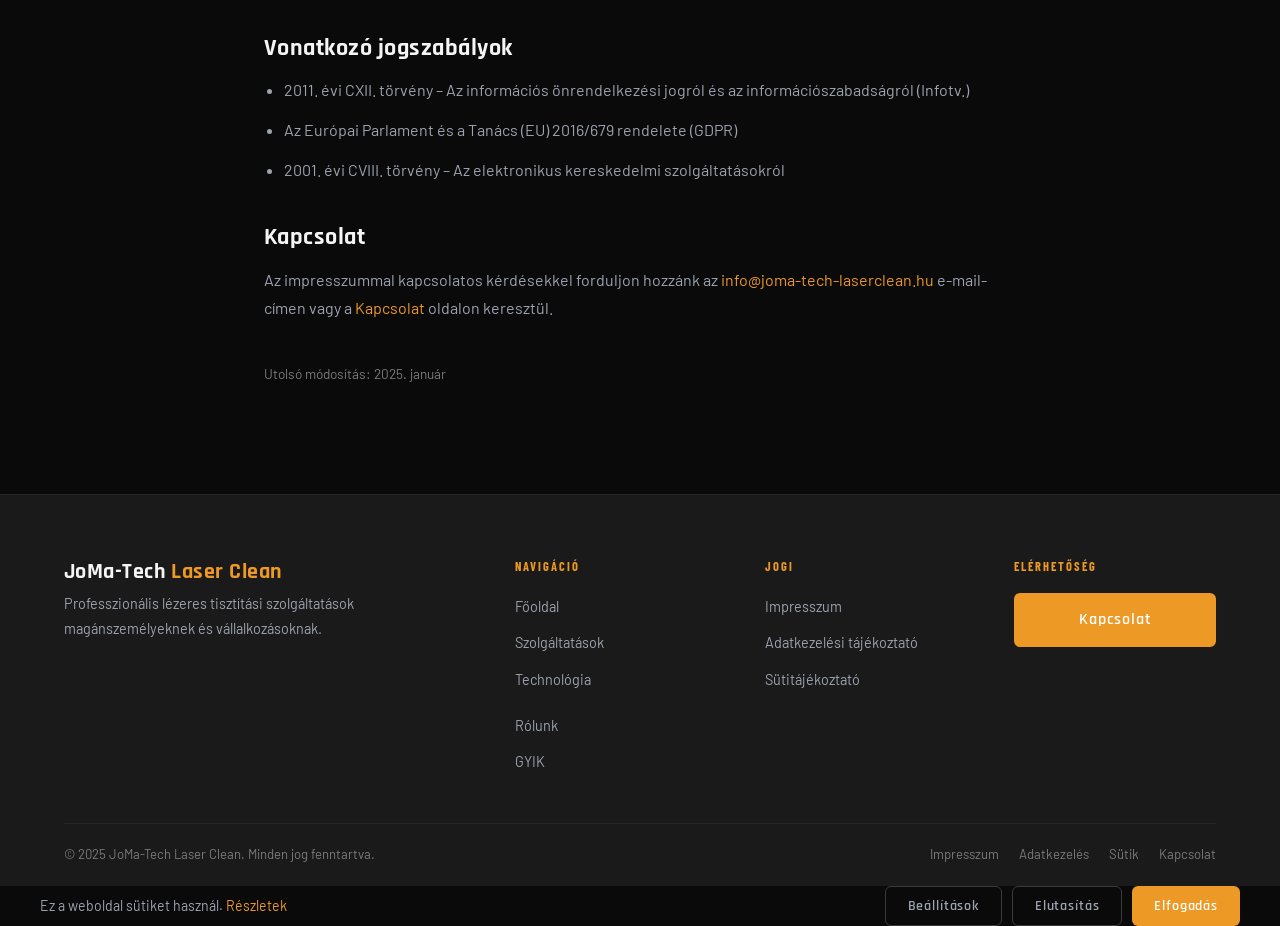
<file: impresszum.html>
<!DOCTYPE html>
<html lang="hu">
<head>
  <meta charset="UTF-8">
  <meta name="viewport" content="width=device-width, initial-scale=1.0">
  <meta name="description" content="A JoMa-Tech Laser Clean vállalkozás impresszuma, jogi adatai és a weboldal üzemeltetőjének adatai.">
  <meta name="author" content="JoMa-Tech Laser Clean">
  <meta name="robots" content="index, follow">
  <meta name="theme-color" content="#ED9925">
  <link rel="canonical" href="https://joma-tech-laserclean.hu/impresszum.html">

  <!-- Open Graph -->
  <meta property="og:type" content="website">
  <meta property="og:title" content="Impresszum – JoMa-Tech Laser Clean">
  <meta property="og:description" content="A JoMa-Tech Laser Clean vállalkozás impresszuma, jogi adatai és a weboldal üzemeltetőjének adatai.">
  <meta property="og:url" content="https://joma-tech-laserclean.hu/impresszum.html">
  <meta property="og:image" content="assets/img/og-image.jpg">
  <meta property="og:image:width" content="1200">
  <meta property="og:image:height" content="630">
  <meta property="og:locale" content="hu_HU">
  <meta property="og:site_name" content="JoMa-Tech Laser Clean">

  <!-- Twitter Card -->
  <meta name="twitter:card" content="summary_large_image">
  <meta name="twitter:title" content="Impresszum – JoMa-Tech Laser Clean">
  <meta name="twitter:description" content="A JoMa-Tech Laser Clean vállalkozás impresszuma, jogi adatai és a weboldal üzemeltetőjének adatai.">
  <meta name="twitter:image" content="assets/img/og-image.jpg">

  <title>Impresszum – JoMa-Tech Laser Clean</title>
  <link rel="sitemap" type="application/xml" href="sitemap.xml">
  <link rel="stylesheet" href="assets/css/style.css">
  <link rel="preconnect" href="https://fonts.googleapis.com">
  <link rel="preconnect" href="https://fonts.gstatic.com" crossorigin>

</head>
<body>

<header id="site-header">
  <div class="container">
    <nav class="nav-wrap">
      <a href="index.html" class="nav-logo">
        <img src="assets/img/logo.png" alt="JoMa-Tech Laser Clean logó" class="nav-logo-img">
        <div class="nav-logo-text">
          <strong>JoMa-Tech</strong>
          <span>Laser Clean</span>
        </div>
      </a>
      <div class="nav-links">
        <a href="index.html">Főoldal</a>
        <a href="szolgaltatasok.html">Szolgáltatások</a>
        <a href="technologia.html">Technológia</a>        <a href="rolunk.html">Rólunk</a>
        <a href="gyik.html">GYIK</a>
        <a href="kapcsolat.html" class="nav-cta btn btn-primary">Kapcsolat</a>
      </div>
      <button class="nav-toggle" aria-label="Menü megnyitása"><span></span><span></span><span></span></button>
    </nav>
    <nav class="nav-mobile">
      <a href="index.html">Főoldal</a>
      <a href="szolgaltatasok.html">Szolgáltatások</a>
      <a href="technologia.html">Technológia</a>      <a href="rolunk.html">Rólunk</a>
      <a href="gyik.html">GYIK</a>
      <a href="kapcsolat.html" class="btn btn-primary">Kapcsolatfelvétel</a>
    </nav>
  </div>
</header>

<section class="page-hero">
  <div class="container">
    <div class="page-hero-content">
      <div class="breadcrumb">
        <a href="index.html">Főoldal</a>
        <span class="breadcrumb-sep">/</span>
        <span>Impresszum</span>
      </div>
      <span class="section-label">Jogi információk</span>
      <h1>Impresszum</h1>
      <p>A JoMa-Tech Laser Clean vállalkozás jogi adatai és a weboldal üzemeltetőjének adatai.</p>
    </div>
  </div>
</section>

<section class="section-pad">
  <div class="container" style="max-width:800px;">
    <div class="legal-content">

      <h2>A vállalkozás adatai</h2>
      <table>
        <tr><th>Megnevezés</th><td>JoMa-Tech Laser Clean</td></tr>
        <tr><th>Székhely</th><td>[Cím – kitöltendő]</td></tr>
        <tr><th>Adószám</th><td>[Adószám – kitöltendő]</td></tr>
        <tr><th>Nyilvántartási szám</th><td>[Nyilvántartási szám – kitöltendő]</td></tr>
        <tr><th>Telefonszám</th><td>+36 XX XXX XXXX</td></tr>
        <tr><th>E-mail cím</th><td><a href="mailto:info@joma-tech-laserclean.hu">info@joma-tech-laserclean.hu</a></td></tr>
        <tr><th>Weboldal</th><td><a href="https://joma-tech-laserclean.hu">joma-tech-laserclean.hu</a></td></tr>
      </table>

      <h2>A weboldal üzemeltetője</h2>
      <p>A joma-tech-laserclean.hu weboldal üzemeltetője: JoMa-Tech Laser Clean (fentebb megadott adatokkal).</p>

      <h2>Tárhely-szolgáltató</h2>
      <p>A weboldal tárhelyszolgáltatója: GitHub Pages / Vercel (a publikálástól függően).</p>
      <ul>
        <li><strong>GitHub Pages:</strong> GitHub, Inc., 88 Colin P Kelly Jr Street, San Francisco, CA 94107, USA</li>
        <li><strong>Vercel:</strong> Vercel Inc., 340 S Lemon Ave #4133, Walnut, CA 91789, USA</li>
      </ul>

      <h2>Szerzői jogok</h2>
      <p>A joma-tech-laserclean.hu weboldalon megjelenő tartalmak – szövegek, képek, grafikai elemek – szerzői jogi védelem alatt állnak. Azok bármilyen formában történő felhasználása, másolása vagy terjesztése a JoMa-Tech Laser Clean előzetes írásbeli engedélye nélkül tilos.</p>

      <h2>Felelősségi nyilatkozat</h2>
      <p>A JoMa-Tech Laser Clean mindent megtesz annak érdekében, hogy a weboldalon megjelenő információk pontosak és naprakészek legyenek, azonban az esetleges pontatlanságokért, hiányosságokért felelősséget nem vállal. A weboldal tartalmának megváltoztatásának jogát fenntartjuk.</p>

      <h2>Vonatkozó jogszabályok</h2>
      <ul>
        <li>2011. évi CXII. törvény – Az információs önrendelkezési jogról és az információszabadságról (Infotv.)</li>
        <li>Az Európai Parlament és a Tanács (EU) 2016/679 rendelete (GDPR)</li>
        <li>2001. évi CVIII. törvény – Az elektronikus kereskedelmi szolgáltatásokról</li>
      </ul>

      <h2>Kapcsolat</h2>
      <p>Az impresszummal kapcsolatos kérdésekkel forduljon hozzánk az <a href="mailto:info@joma-tech-laserclean.hu">info@joma-tech-laserclean.hu</a> e-mail-címen vagy a <a href="kapcsolat.html">Kapcsolat</a> oldalon keresztül.</p>

      <p style="color:var(--text-muted);font-size:0.85rem;margin-top:40px;">Utolsó módosítás: 2025. január</p>
    </div>
  </div>
</section>

<footer id="site-footer">
  <div class="container">
    <div class="footer-grid">
      <div class="footer-brand"><h3>JoMa-Tech <span style="color:var(--orange)">Laser Clean</span></h3><p>Professzionális lézeres tisztítási szolgáltatások magánszemélyeknek és vállalkozásoknak.</p></div>
      <div class="footer-col"><h4>Navigáció</h4><ul><li><a href="index.html">Főoldal</a></li><li><a href="szolgaltatasok.html">Szolgáltatások</a></li><li><a href="technologia.html">Technológia</a></li><li></li><li><a href="rolunk.html">Rólunk</a></li><li><a href="gyik.html">GYIK</a></li></ul></div>
      <div class="footer-col"><h4>Jogi</h4><ul><li><a href="impresszum.html">Impresszum</a></li><li><a href="adatkezeles.html">Adatkezelési tájékoztató</a></li><li><a href="cookie-tajekoztato.html">Sütitájékoztató</a></li></ul></div>
      <div class="footer-col"><h4>Elérhetőség</h4><a href="kapcsolat.html" class="btn btn-primary" style="width:100%;justify-content:center;">Kapcsolat</a></div>
    </div>
    <div class="footer-bottom">
      <p>© 2025 JoMa-Tech Laser Clean. Minden jog fenntartva.</p>
      <div class="footer-legal"><a href="impresszum.html">Impresszum</a><a href="adatkezeles.html">Adatkezelés</a><a href="cookie-tajekoztato.html">Sütik</a><a href="kapcsolat.html">Kapcsolat</a></div>
    </div>
  </div>
</footer>

<button id="back-to-top" aria-label="Vissza a tetejére">
  <svg width="20" height="20" viewBox="0 0 24 24" fill="none" stroke="currentColor" stroke-width="2.5" stroke-linecap="round" stroke-linejoin="round"><polyline points="18 15 12 9 6 15"></polyline></svg>
</button>
<div id="sütiértesítő"><div class="cookie-inner"><p class="cookie-text">Ez a weboldal sütiket használ. <a href="cookie-tajekoztato.html">Részletek</a></p><div class="cookie-actions"><button id="cookie-settings" class="btn btn-ghost">Beállítások</button><button id="cookie-reject" class="btn btn-ghost">Elutasítás</button><button id="cookie-accept" class="btn btn-primary">Elfogadás</button></div></div></div>
<script src="assets/js/main.js"></script>
</body>
</html>
</file>
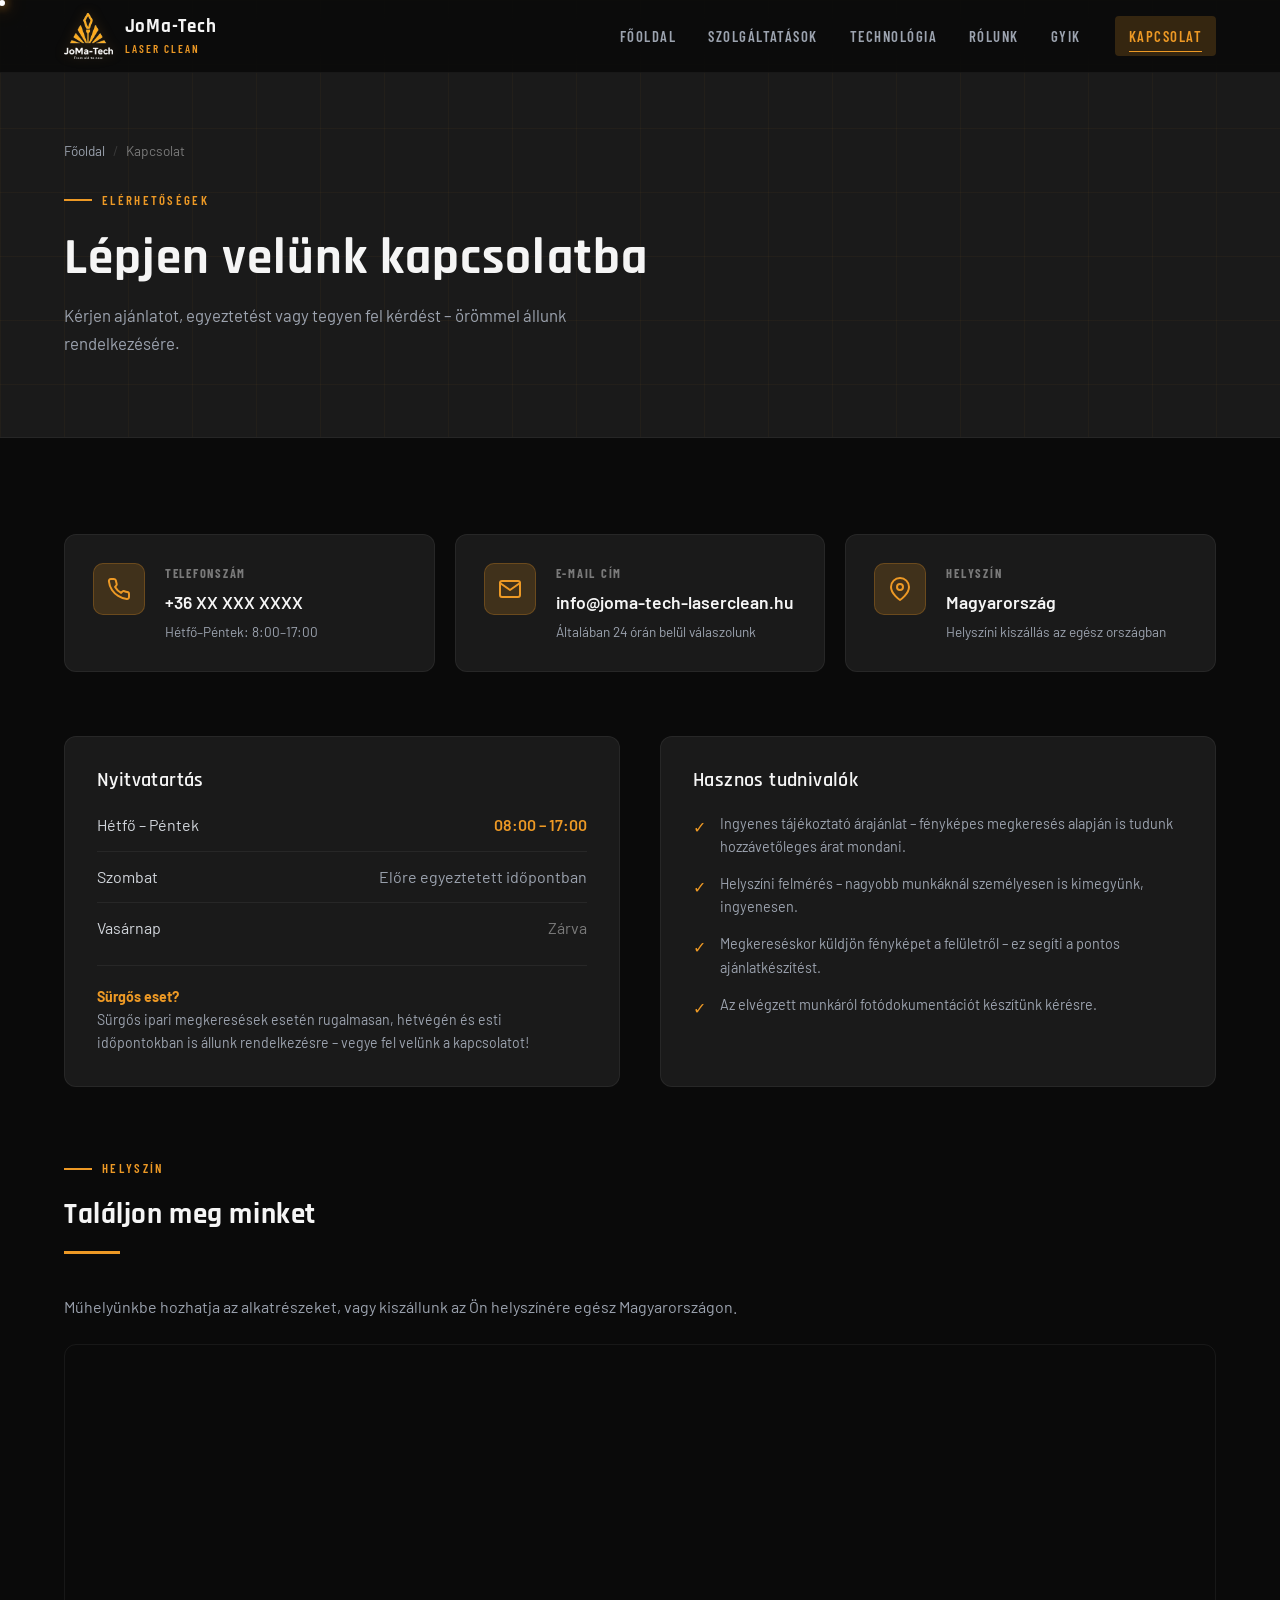
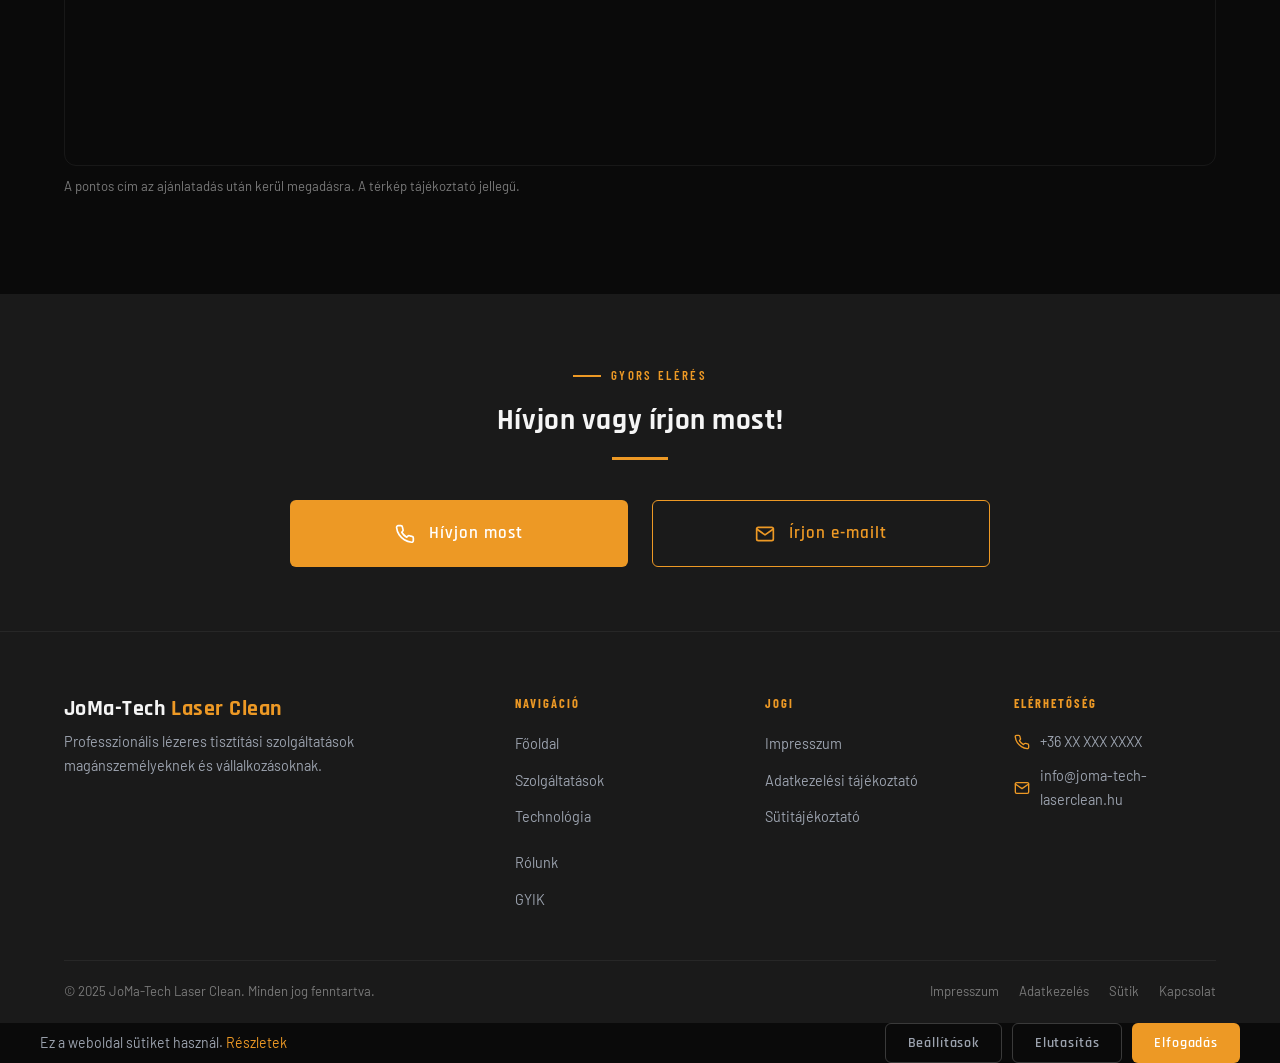
<file: kapcsolat.html>
<!DOCTYPE html>
<html lang="hu">
<head>
  <meta charset="UTF-8">
  <meta name="viewport" content="width=device-width, initial-scale=1.0">
  <meta name="description" content="Vegye fel a kapcsolatot a JoMa-Tech Laser Clean csapatával – telefon, e-mail, helyszín. Kérjen ingyenes ajánlatot!">
  <meta name="keywords" content="JoMa-Tech Laser Clean kapcsolat, lézertisztítás ajánlat, elérhetőség">
  <meta name="author" content="JoMa-Tech Laser Clean">
  <meta name="robots" content="index, follow">
  <meta name="theme-color" content="#ED9925">
  <link rel="canonical" href="https://joma-tech-laserclean.hu/kapcsolat.html">

  <!-- Open Graph -->
  <meta property="og:type" content="website">
  <meta property="og:title" content="Kapcsolat – JoMa-Tech Laser Clean Elérhetőség">
  <meta property="og:description" content="Vegye fel a kapcsolatot a JoMa-Tech Laser Clean csapatával – telefon, e-mail, helyszín. Kérjen ingyenes ajánlatot!">
  <meta property="og:url" content="https://joma-tech-laserclean.hu/kapcsolat.html">
  <meta property="og:image" content="assets/img/og-image.jpg">
  <meta property="og:image:width" content="1200">
  <meta property="og:image:height" content="630">
  <meta property="og:locale" content="hu_HU">
  <meta property="og:site_name" content="JoMa-Tech Laser Clean">

  <!-- Twitter Card -->
  <meta name="twitter:card" content="summary_large_image">
  <meta name="twitter:title" content="Kapcsolat – JoMa-Tech Laser Clean Elérhetőség">
  <meta name="twitter:description" content="Vegye fel a kapcsolatot a JoMa-Tech Laser Clean csapatával – telefon, e-mail, helyszín. Kérjen ingyenes ajánlatot!">
  <meta name="twitter:image" content="assets/img/og-image.jpg">

  <title>Kapcsolat – JoMa-Tech Laser Clean Elérhetőség</title>
  <link rel="sitemap" type="application/xml" href="sitemap.xml">
  <link rel="stylesheet" href="assets/css/style.css">
  <link rel="preconnect" href="https://fonts.googleapis.com">
  <link rel="preconnect" href="https://fonts.gstatic.com" crossorigin>
  <script type="application/ld+json">
  {
    "@context": "https://schema.org",
    "@type": "ContactPage",
    "name": "JoMa-Tech Laser Clean",
    "url": "https://joma-tech-laserclean.hu/kapcsolat.html",
    "description": "Vegye fel a kapcsolatot a JoMa-Tech Laser Clean csapatával – telefon, e-mail, helyszín. Kérjen ingyenes ajánlatot!",
    "logo": "https://joma-tech-laserclean.hu/assets/img/logo.png",
    "image": "https://joma-tech-laserclean.hu/assets/img/og-image.jpg"
  }
  </script>
</head>
<body>

<header id="site-header">
  <div class="container">
    <nav class="nav-wrap">
      <a href="index.html" class="nav-logo">
        <img src="assets/img/logo.png" alt="JoMa-Tech Laser Clean logó" class="nav-logo-img">
        <div class="nav-logo-text">
          <strong>JoMa-Tech</strong>
          <span>Laser Clean</span>
        </div>
      </a>
      <div class="nav-links">
        <a href="index.html">Főoldal</a>
        <a href="szolgaltatasok.html">Szolgáltatások</a>
        <a href="technologia.html">Technológia</a>        <a href="rolunk.html">Rólunk</a>
        <a href="gyik.html">GYIK</a>
        <a href="kapcsolat.html" class="nav-cta btn btn-primary active">Kapcsolat</a>
      </div>
      <button class="nav-toggle" aria-label="Menü megnyitása"><span></span><span></span><span></span></button>
    </nav>
    <nav class="nav-mobile">
      <a href="index.html">Főoldal</a>
      <a href="szolgaltatasok.html">Szolgáltatások</a>
      <a href="technologia.html">Technológia</a>      <a href="rolunk.html">Rólunk</a>
      <a href="gyik.html">GYIK</a>
      <a href="kapcsolat.html" class="btn btn-primary">Kapcsolatfelvétel</a>
    </nav>
  </div>
</header>

<section class="page-hero">
  <div class="container">
    <div class="page-hero-content">
      <div class="breadcrumb">
        <a href="index.html">Főoldal</a>
        <span class="breadcrumb-sep">/</span>
        <span>Kapcsolat</span>
      </div>
      <span class="section-label">Elérhetőségek</span>
      <h1>Lépjen velünk kapcsolatba</h1>
      <p>Kérjen ajánlatot, egyeztetést vagy tegyen fel kérdést – örömmel állunk rendelkezésére.</p>
    </div>
  </div>
</section>

<section class="section-pad">
  <div class="container">

    <!-- Contact info cards -->
    <div style="display:grid;grid-template-columns:repeat(3,1fr);gap:20px;margin-bottom:64px;">
      <div class="contact-card" data-aos="fade-up">
        <div class="contact-icon">
          <svg width="24" height="24" viewBox="0 0 24 24" fill="none" stroke="currentColor" stroke-width="2" stroke-linecap="round" stroke-linejoin="round"><path d="M22 16.92v3a2 2 0 0 1-2.18 2 19.79 19.79 0 0 1-8.63-3.07A19.5 19.5 0 0 1 4.99 13a19.79 19.79 0 0 1-3.07-8.67A2 2 0 0 1 3.92 2h3a2 2 0 0 1 2 1.72c.127.96.361 1.903.7 2.81a2 2 0 0 1-.45 2.11L8.09 9.91a16 16 0 0 0 6 6l1.27-1.27a2 2 0 0 1 2.11-.45c.907.339 1.85.573 2.81.7A2 2 0 0 1 22 16.92z"/></svg>
        </div>
        <div>
          <div class="contact-label">Telefonszám</div>
          <div class="contact-value"><a href="tel:+36XXXXXXXXX">+36 XX XXX XXXX</a></div>
          <div class="contact-note">Hétfő–Péntek: 8:00–17:00</div>
        </div>
      </div>
      <div class="contact-card" data-aos="fade-up" data-aos-delay="100">
        <div class="contact-icon">
          <svg width="24" height="24" viewBox="0 0 24 24" fill="none" stroke="currentColor" stroke-width="2" stroke-linecap="round" stroke-linejoin="round"><path d="M4 4h16c1.1 0 2 .9 2 2v12c0 1.1-.9 2-2 2H4c-1.1 0-2-.9-2-2V6c0-1.1.9-2 2-2z"/><polyline points="22,6 12,13 2,6"/></svg>
        </div>
        <div>
          <div class="contact-label">E-mail cím</div>
          <div class="contact-value"><a href="mailto:info@joma-tech-laserclean.hu">info@joma-tech-laserclean.hu</a></div>
          <div class="contact-note">Általában 24 órán belül válaszolunk</div>
        </div>
      </div>
      <div class="contact-card" data-aos="fade-up" data-aos-delay="200">
        <div class="contact-icon">
          <svg width="24" height="24" viewBox="0 0 24 24" fill="none" stroke="currentColor" stroke-width="2" stroke-linecap="round" stroke-linejoin="round"><path d="M21 10c0 7-9 13-9 13s-9-6-9-13a9 9 0 0 1 18 0z"/><circle cx="12" cy="10" r="3"/></svg>
        </div>
        <div>
          <div class="contact-label">Helyszín</div>
          <div class="contact-value">Magyarország</div>
          <div class="contact-note">Helyszíni kiszállás az egész országban</div>
        </div>
      </div>
    </div>

    <!-- Opening hours + info -->
    <div style="display:grid;grid-template-columns:1fr 1fr;gap:40px;margin-bottom:64px;">
      <div class="card" data-aos="slide-right">
        <h3 style="margin-bottom:20px;">Nyitvatartás</h3>
        <div style="display:flex;flex-direction:column;gap:12px;">
          <div style="display:flex;justify-content:space-between;padding-bottom:12px;border-bottom:1px solid rgba(255,255,255,0.06);">
            <span style="color:var(--light-silver);">Hétfő – Péntek</span>
            <span style="color:var(--orange);font-weight:600;">08:00 – 17:00</span>
          </div>
          <div style="display:flex;justify-content:space-between;padding-bottom:12px;border-bottom:1px solid rgba(255,255,255,0.06);">
            <span style="color:var(--light-silver);">Szombat</span>
            <span style="color:var(--silver);">Előre egyeztetett időpontban</span>
          </div>
          <div style="display:flex;justify-content:space-between;">
            <span style="color:var(--light-silver);">Vasárnap</span>
            <span style="color:var(--text-muted);">Zárva</span>
          </div>
        </div>
        <div style="margin-top:24px;padding-top:20px;border-top:1px solid rgba(255,255,255,0.06);">
          <p style="font-size:0.88rem;color:var(--silver);">
            <strong style="color:var(--orange);">Sürgős eset?</strong><br>
            Sürgős ipari megkeresések esetén rugalmasan, hétvégén és esti időpontokban is állunk rendelkezésre – vegye fel velünk a kapcsolatot!
          </p>
        </div>
      </div>
      <div class="card" data-aos="slide-left">
        <h3 style="margin-bottom:20px;">Hasznos tudnivalók</h3>
        <div style="display:flex;flex-direction:column;gap:14px;">
          <div style="display:flex;gap:14px;align-items:flex-start;">
            <span style="color:var(--orange);flex-shrink:0;margin-top:2px;">✓</span>
            <p style="font-size:0.9rem;color:var(--silver);">Ingyenes tájékoztató árajánlat – fényképes megkeresés alapján is tudunk hozzávetőleges árat mondani.</p>
          </div>
          <div style="display:flex;gap:14px;align-items:flex-start;">
            <span style="color:var(--orange);flex-shrink:0;margin-top:2px;">✓</span>
            <p style="font-size:0.9rem;color:var(--silver);">Helyszíni felmérés – nagyobb munkáknál személyesen is kimegyünk, ingyenesen.</p>
          </div>
          <div style="display:flex;gap:14px;align-items:flex-start;">
            <span style="color:var(--orange);flex-shrink:0;margin-top:2px;">✓</span>
            <p style="font-size:0.9rem;color:var(--silver);">Megkereséskor küldjön fényképet a felületről – ez segíti a pontos ajánlatkészítést.</p>
          </div>
          <div style="display:flex;gap:14px;align-items:flex-start;">
            <span style="color:var(--orange);flex-shrink:0;margin-top:2px;">✓</span>
            <p style="font-size:0.9rem;color:var(--silver);">Az elvégzett munkáról fotódokumentációt készítünk kérésre.</p>
          </div>
        </div>
      </div>
    </div>

    <!-- Map -->
    <div data-aos="fade-up">
      <div style="margin-bottom:24px;">
        <span class="section-label">Helyszín</span>
        <h2 class="section-title" style="font-size:1.8rem;">Találjon meg minket</h2>
        <div class="divider"></div>
        <p style="color:var(--silver);margin-bottom:24px;">Műhelyünkbe hozhatja az alkatrészeket, vagy kiszállunk az Ön helyszínére egész Magyarországon.</p>
      </div>
      <div class="map-frame">
        <iframe
          src="https://www.google.com/maps/embed?pb=!1m18!1m12!1m3!1d171282.52856831248!2d17.52994485!3d47.68530455!2m3!1f0!2f0!3f0!3m2!1i1024!2i768!4f13.1!3m3!1m2!1s0x476bbf87837b8b07%3A0x400c4290c1e11e0!2sGy%C5%91r!5e0!3m2!1shu!2shu!4v1700000000000"
          width="100%"
          height="420"
          style="border:0;"
          allowfullscreen=""
          loading="lazy"
          referrerpolicy="no-referrer-when-downgrade"
          title="JoMa-Tech Laser Clean helyszín térkép">
        </iframe>
      </div>
      <p style="font-size:0.82rem;color:var(--text-muted);margin-top:10px;">A pontos cím az ajánlatadás után kerül megadásra. A térkép tájékoztató jellegű.</p>
    </div>

  </div>
</section>

<!-- Quick facts -->
<section class="section-pad-sm" style="background:var(--anthracite);">
  <div class="container">
    <div class="text-center" style="margin-bottom:40px;" data-aos="fade-up">
      <span class="section-label">Gyors elérés</span>
      <h2 class="section-title" style="font-size:1.8rem;">Hívjon vagy írjon most!</h2>
      <div class="divider center"></div>
    </div>
    <div style="display:grid;grid-template-columns:1fr 1fr;gap:24px;max-width:700px;margin:0 auto;">
      <a href="tel:+36XXXXXXXXX" class="btn btn-primary btn-lg" style="justify-content:center;gap:14px;" data-aos="fade-up">
        <svg width="20" height="20" viewBox="0 0 24 24" fill="none" stroke="currentColor" stroke-width="2" stroke-linecap="round" stroke-linejoin="round"><path d="M22 16.92v3a2 2 0 0 1-2.18 2 19.79 19.79 0 0 1-8.63-3.07A19.5 19.5 0 0 1 4.99 13a19.79 19.79 0 0 1-3.07-8.67A2 2 0 0 1 3.92 2h3a2 2 0 0 1 2 1.72c.127.96.361 1.903.7 2.81a2 2 0 0 1-.45 2.11L8.09 9.91a16 16 0 0 0 6 6l1.27-1.27a2 2 0 0 1 2.11-.45c.907.339 1.85.573 2.81.7A2 2 0 0 1 22 16.92z"/></svg>
        Hívjon most
      </a>
      <a href="mailto:info@joma-tech-laserclean.hu" class="btn btn-outline btn-lg" style="justify-content:center;gap:14px;" data-aos="fade-up" data-aos-delay="100">
        <svg width="20" height="20" viewBox="0 0 24 24" fill="none" stroke="currentColor" stroke-width="2" stroke-linecap="round" stroke-linejoin="round"><path d="M4 4h16c1.1 0 2 .9 2 2v12c0 1.1-.9 2-2 2H4c-1.1 0-2-.9-2-2V6c0-1.1.9-2 2-2z"/><polyline points="22,6 12,13 2,6"/></svg>
        Írjon e-mailt
      </a>
    </div>
  </div>
</section>

<footer id="site-footer">
  <div class="container">
    <div class="footer-grid">
      <div class="footer-brand"><h3>JoMa-Tech <span style="color:var(--orange)">Laser Clean</span></h3><p>Professzionális lézeres tisztítási szolgáltatások magánszemélyeknek és vállalkozásoknak.</p></div>
      <div class="footer-col"><h4>Navigáció</h4><ul><li><a href="index.html">Főoldal</a></li><li><a href="szolgaltatasok.html">Szolgáltatások</a></li><li><a href="technologia.html">Technológia</a></li><li></li><li><a href="rolunk.html">Rólunk</a></li><li><a href="gyik.html">GYIK</a></li></ul></div>
      <div class="footer-col"><h4>Jogi</h4><ul><li><a href="impresszum.html">Impresszum</a></li><li><a href="adatkezeles.html">Adatkezelési tájékoztató</a></li><li><a href="cookie-tajekoztato.html">Sütitájékoztató</a></li></ul></div>
      <div class="footer-col"><h4>Elérhetőség</h4>
        <div class="footer-contact-item"><svg width="16" height="16" viewBox="0 0 24 24" fill="none" stroke="currentColor" stroke-width="2" stroke-linecap="round" stroke-linejoin="round"><path d="M22 16.92v3a2 2 0 0 1-2.18 2 19.79 19.79 0 0 1-8.63-3.07A19.5 19.5 0 0 1 4.99 13a19.79 19.79 0 0 1-3.07-8.67A2 2 0 0 1 3.92 2h3a2 2 0 0 1 2 1.72c.127.96.361 1.903.7 2.81a2 2 0 0 1-.45 2.11L8.09 9.91a16 16 0 0 0 6 6l1.27-1.27a2 2 0 0 1 2.11-.45c.907.339 1.85.573 2.81.7A2 2 0 0 1 22 16.92z"/></svg><a href="tel:+36XXXXXXXXX" style="color:var(--silver);">+36 XX XXX XXXX</a></div>
        <div class="footer-contact-item"><svg width="16" height="16" viewBox="0 0 24 24" fill="none" stroke="currentColor" stroke-width="2" stroke-linecap="round" stroke-linejoin="round"><path d="M4 4h16c1.1 0 2 .9 2 2v12c0 1.1-.9 2-2 2H4c-1.1 0-2-.9-2-2V6c0-1.1.9-2 2-2z"/><polyline points="22,6 12,13 2,6"/></svg><a href="mailto:info@joma-tech-laserclean.hu" style="color:var(--silver);">info@joma-tech-laserclean.hu</a></div>
      </div>
    </div>
    <div class="footer-bottom">
      <p>© 2025 JoMa-Tech Laser Clean. Minden jog fenntartva.</p>
      <div class="footer-legal"><a href="impresszum.html">Impresszum</a><a href="adatkezeles.html">Adatkezelés</a><a href="cookie-tajekoztato.html">Sütik</a><a href="kapcsolat.html">Kapcsolat</a></div>
    </div>
  </div>
</footer>

<button id="back-to-top" aria-label="Vissza a tetejére">
  <svg width="20" height="20" viewBox="0 0 24 24" fill="none" stroke="currentColor" stroke-width="2.5" stroke-linecap="round" stroke-linejoin="round"><polyline points="18 15 12 9 6 15"></polyline></svg>
</button>
<div id="sütiértesítő"><div class="cookie-inner"><p class="cookie-text">Ez a weboldal sütiket használ. <a href="cookie-tajekoztato.html">Részletek</a></p><div class="cookie-actions"><button id="cookie-settings" class="btn btn-ghost">Beállítások</button><button id="cookie-reject" class="btn btn-ghost">Elutasítás</button><button id="cookie-accept" class="btn btn-primary">Elfogadás</button></div></div></div>
<script src="assets/js/main.js"></script>
</body>
</html>
</file>
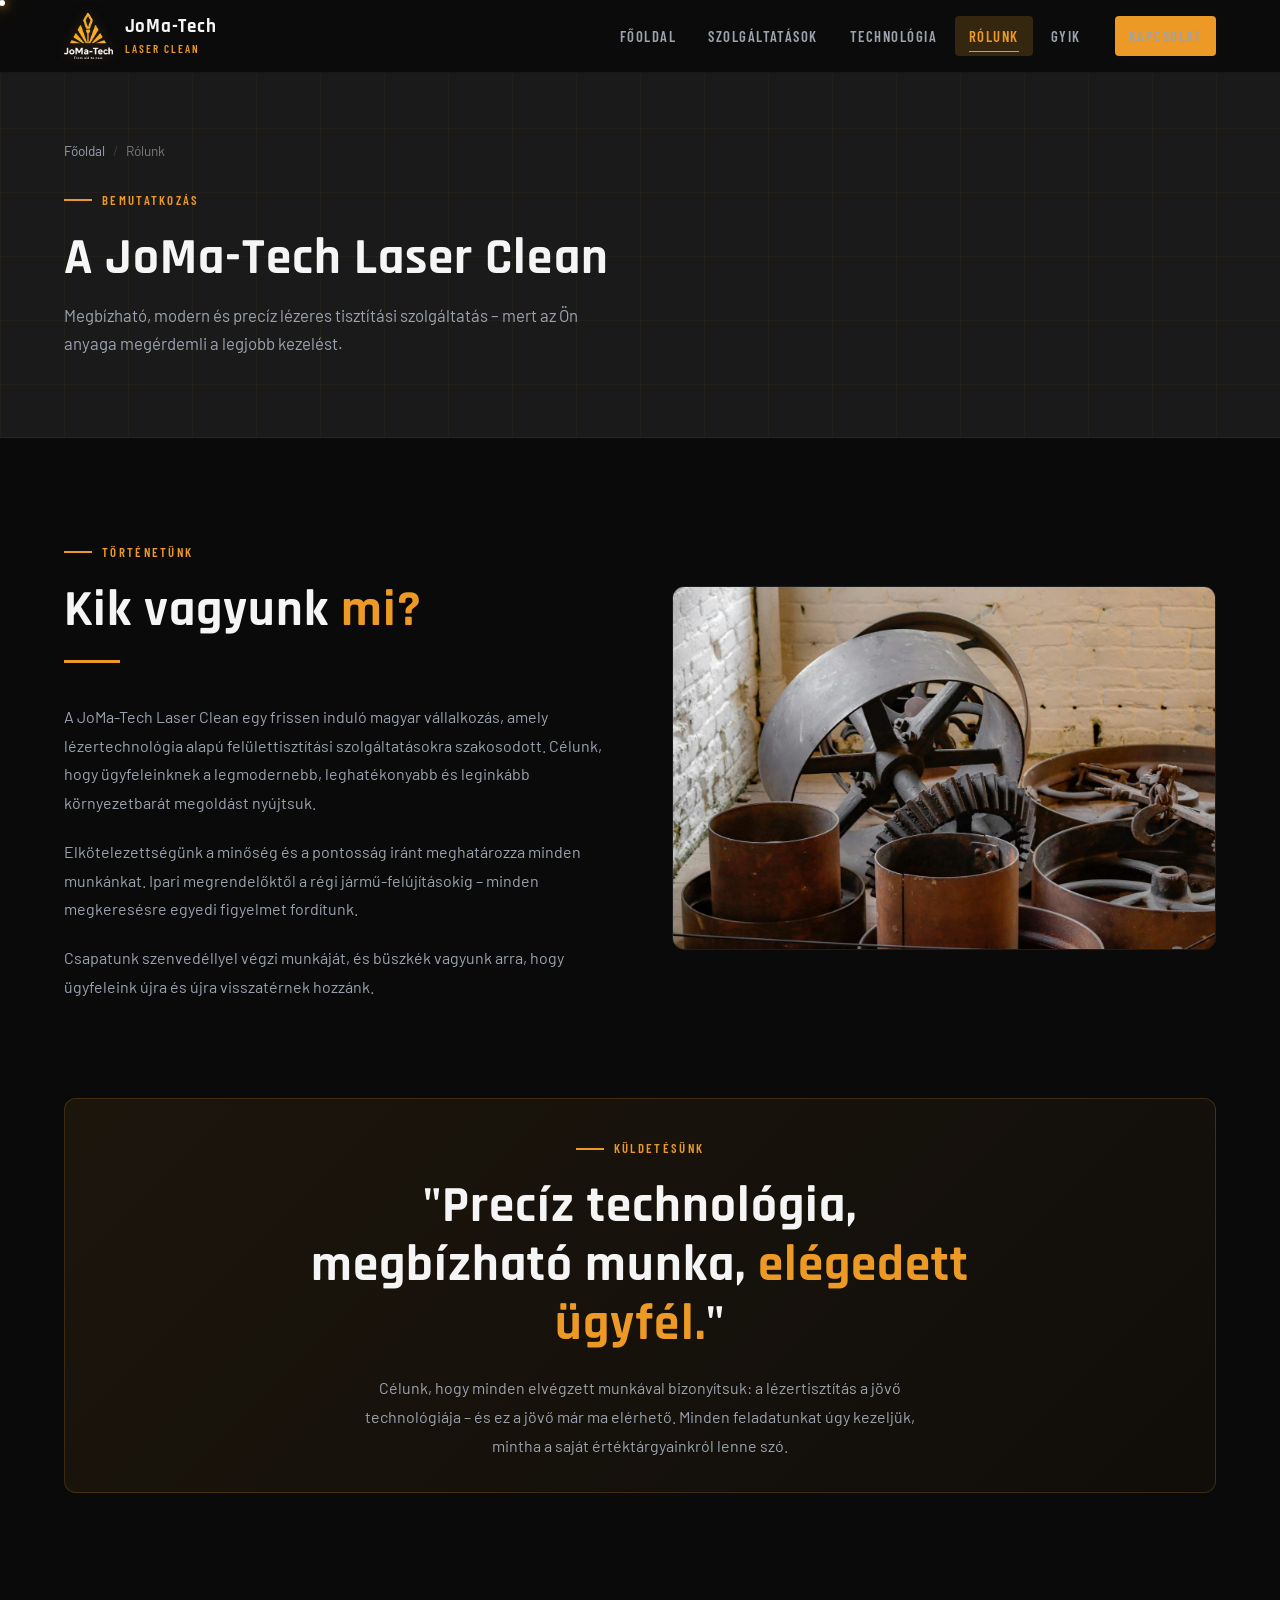
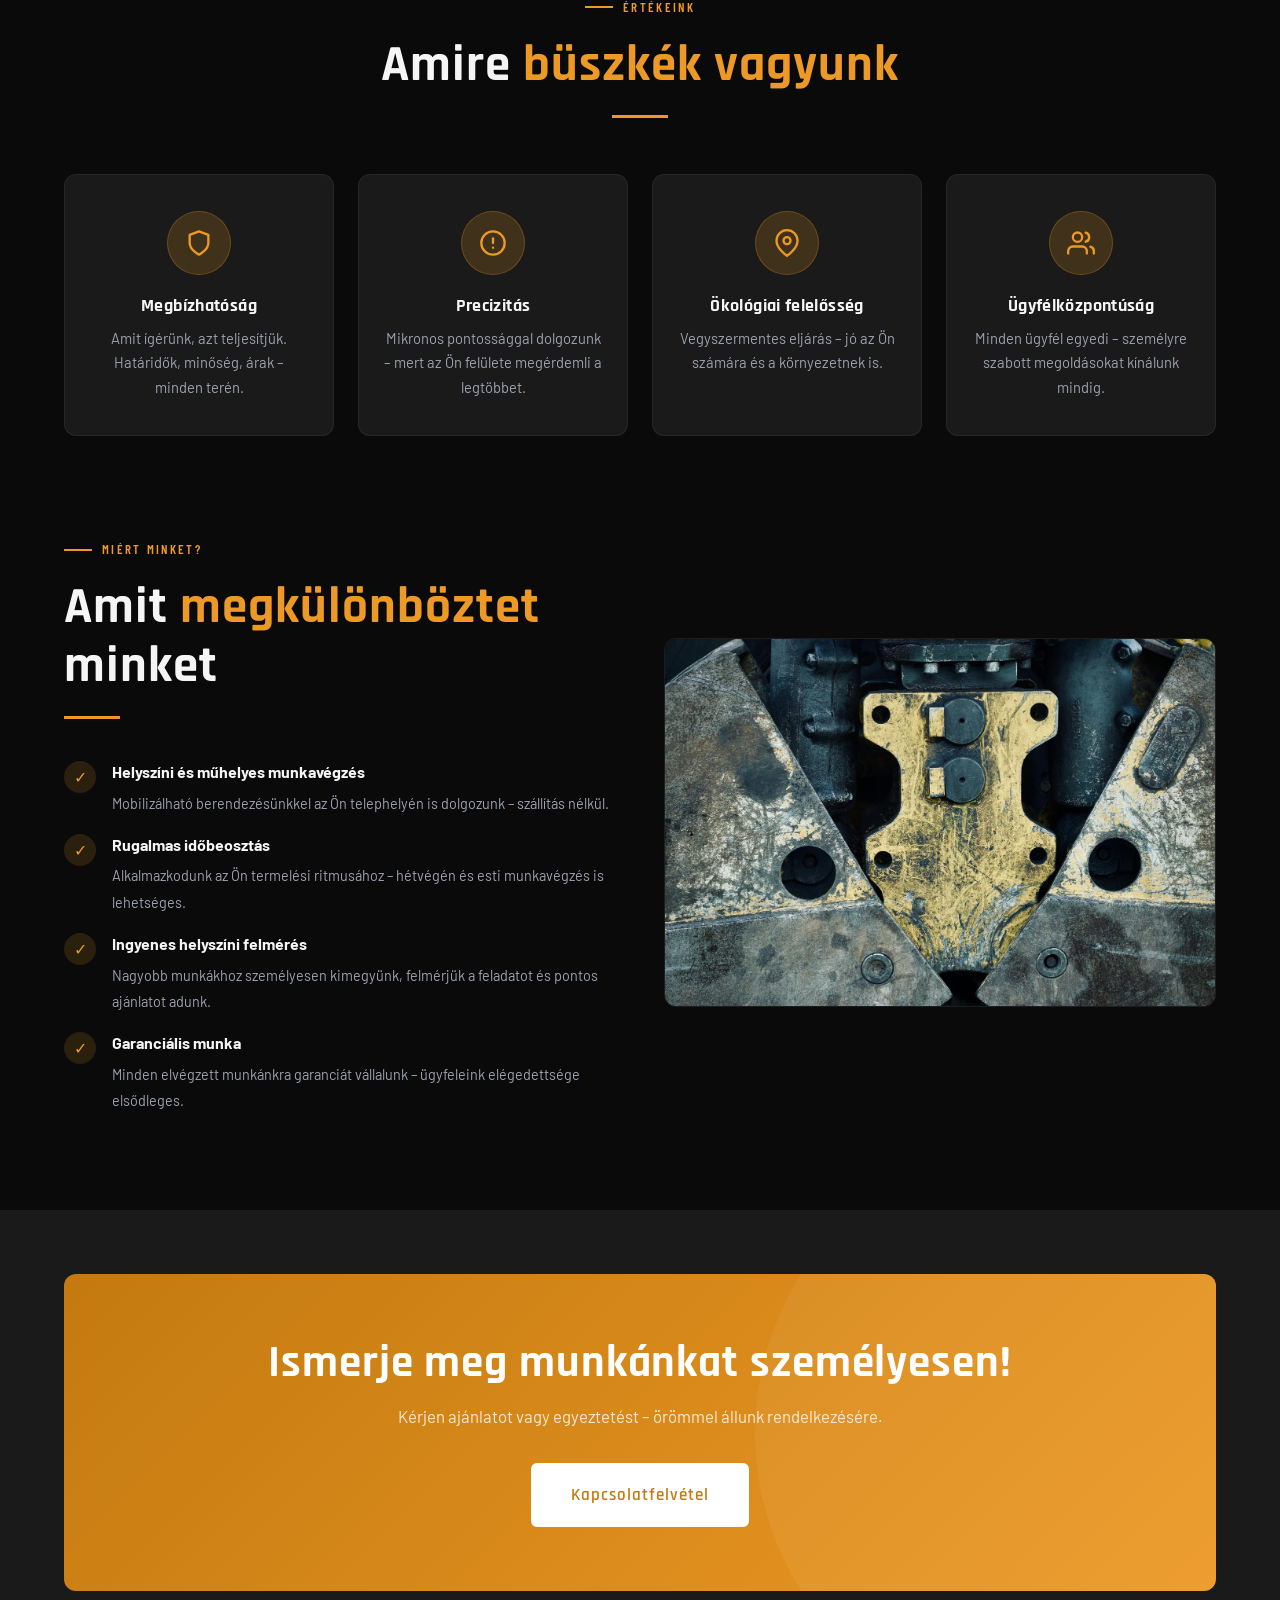
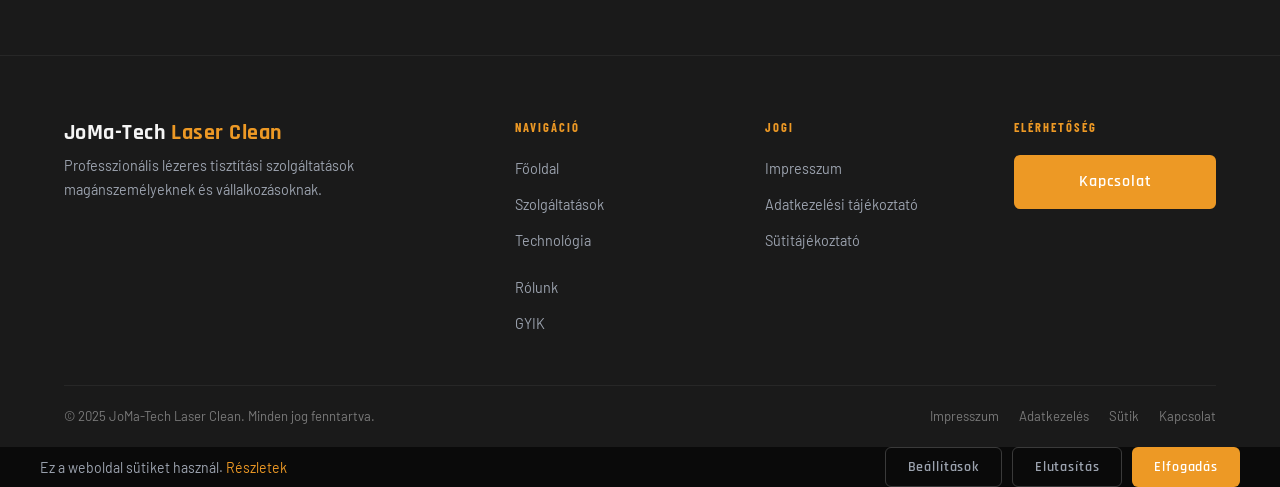
<file: rolunk.html>
<!DOCTYPE html>
<html lang="hu">
<head>
  <meta charset="UTF-8">
  <meta name="viewport" content="width=device-width, initial-scale=1.0">
  <meta name="description" content="Ismerje meg a JoMa-Tech Laser Clean vállalkozást – küldetésünk, értékeink és elkötelezettségünk a lézeres tisztítás iránt.">
  <meta name="keywords" content="JoMa-Tech Laser Clean rólunk, lézertisztítás vállalkozás, megbízható fémtisztítás">
  <meta name="author" content="JoMa-Tech Laser Clean">
  <meta name="robots" content="index, follow">
  <meta name="theme-color" content="#ED9925">
  <link rel="canonical" href="https://joma-tech-laserclean.hu/rolunk.html">

  <!-- Open Graph -->
  <meta property="og:type" content="website">
  <meta property="og:title" content="Rólunk – JoMa-Tech Laser Clean Bemutatkozás">
  <meta property="og:description" content="Ismerje meg a JoMa-Tech Laser Clean vállalkozást – küldetésünk, értékeink és elkötelezettségünk a lézeres tisztítás iránt.">
  <meta property="og:url" content="https://joma-tech-laserclean.hu/rolunk.html">
  <meta property="og:image" content="assets/img/og-image.jpg">
  <meta property="og:image:width" content="1200">
  <meta property="og:image:height" content="630">
  <meta property="og:locale" content="hu_HU">
  <meta property="og:site_name" content="JoMa-Tech Laser Clean">

  <!-- Twitter Card -->
  <meta name="twitter:card" content="summary_large_image">
  <meta name="twitter:title" content="Rólunk – JoMa-Tech Laser Clean Bemutatkozás">
  <meta name="twitter:description" content="Ismerje meg a JoMa-Tech Laser Clean vállalkozást – küldetésünk, értékeink és elkötelezettségünk a lézeres tisztítás iránt.">
  <meta name="twitter:image" content="assets/img/og-image.jpg">

  <title>Rólunk – JoMa-Tech Laser Clean Bemutatkozás</title>
  <link rel="sitemap" type="application/xml" href="sitemap.xml">
  <link rel="stylesheet" href="assets/css/style.css">
  <link rel="preconnect" href="https://fonts.googleapis.com">
  <link rel="preconnect" href="https://fonts.gstatic.com" crossorigin>
  <script type="application/ld+json">
  {
    "@context": "https://schema.org",
    "@type": "AboutPage",
    "name": "JoMa-Tech Laser Clean",
    "url": "https://joma-tech-laserclean.hu/rolunk.html",
    "description": "Ismerje meg a JoMa-Tech Laser Clean vállalkozást – küldetésünk, értékeink és elkötelezettségünk a lézeres tisztítás iránt.",
    "logo": "https://joma-tech-laserclean.hu/assets/img/logo.png",
    "image": "https://joma-tech-laserclean.hu/assets/img/og-image.jpg", "about": {"@type": "LocalBusiness", "name": "JoMa-Tech Laser Clean"}
  }
  </script>
</head>
<body>

<header id="site-header">
  <div class="container">
    <nav class="nav-wrap">
      <a href="index.html" class="nav-logo">
        <img src="assets/img/logo.png" alt="JoMa-Tech Laser Clean logó" class="nav-logo-img">
        <div class="nav-logo-text">
          <strong>JoMa-Tech</strong>
          <span>Laser Clean</span>
        </div>
      </a>
      <div class="nav-links">
        <a href="index.html">Főoldal</a>
        <a href="szolgaltatasok.html">Szolgáltatások</a>
        <a href="technologia.html">Technológia</a>        <a href="rolunk.html" class="active">Rólunk</a>
        <a href="gyik.html">GYIK</a>
        <a href="kapcsolat.html" class="nav-cta btn btn-primary">Kapcsolat</a>
      </div>
      <button class="nav-toggle" aria-label="Menü megnyitása"><span></span><span></span><span></span></button>
    </nav>
    <nav class="nav-mobile">
      <a href="index.html">Főoldal</a>
      <a href="szolgaltatasok.html">Szolgáltatások</a>
      <a href="technologia.html">Technológia</a>      <a href="rolunk.html">Rólunk</a>
      <a href="gyik.html">GYIK</a>
      <a href="kapcsolat.html" class="btn btn-primary">Kapcsolatfelvétel</a>
    </nav>
  </div>
</header>

<section class="page-hero">
  <div class="container">
    <div class="page-hero-content">
      <div class="breadcrumb">
        <a href="index.html">Főoldal</a>
        <span class="breadcrumb-sep">/</span>
        <span>Rólunk</span>
      </div>
      <span class="section-label">Bemutatkozás</span>
      <h1>A JoMa-Tech Laser Clean</h1>
      <p>Megbízható, modern és precíz lézeres tisztítási szolgáltatás – mert az Ön anyaga megérdemli a legjobb kezelést.</p>
    </div>
  </div>
</section>

<!-- Story -->
<section class="section-pad">
  <div class="container">
    <div style="display:grid;grid-template-columns:1fr 1fr;gap:64px;align-items:center;margin-bottom:96px;">
      <div data-aos="slide-right">
        <span class="section-label">Történetünk</span>
        <h2 class="section-title">Kik vagyunk <span>mi?</span></h2>
        <div class="divider"></div>
        <p style="color:var(--silver);line-height:1.8;margin-bottom:20px;">
          A JoMa-Tech Laser Clean egy frissen induló magyar vállalkozás, amely lézertechnológia alapú felülettisztítási szolgáltatásokra szakosodott. Célunk, hogy ügyfeleinknek a legmodernebb, leghatékonyabb és leginkább környezetbarát megoldást nyújtsuk.
        </p>
        <p style="color:var(--silver);line-height:1.8;margin-bottom:20px;">
          Elkötelezettségünk a minőség és a pontosság iránt meghatározza minden munkánkat. Ipari megrendelőktől a régi jármű-felújításokig – minden megkeresésre egyedi figyelmet fordítunk.
        </p>
        <p style="color:var(--silver);line-height:1.8;">
          Csapatunk szenvedéllyel végzi munkáját, és büszkék vagyunk arra, hogy ügyfeleink újra és újra visszatérnek hozzánk.
        </p>
      </div>
      <div data-aos="slide-left">
        <img src="assets/img/regi-gepek.jpg" alt="JoMa-Tech Laser Clean csapat" style="width:100%;border-radius:12px;border:1px solid rgba(255,255,255,0.08);" loading="lazy">
      </div>
    </div>

    <!-- Mission -->
    <div class="highlight-box" data-aos="fade-up" style="margin-bottom:96px;text-align:center;">
      <span class="section-label" style="justify-content:center;">Küldetésünk</span>
      <h2 class="section-title" style="max-width:700px;margin:0 auto 20px;">"Precíz technológia, megbízható munka, <span>elégedett ügyfél.</span>"</h2>
      <p style="color:var(--silver);max-width:580px;margin:0 auto;line-height:1.8;">
        Célunk, hogy minden elvégzett munkával bizonyítsuk: a lézertisztítás a jövő technológiája – és ez a jövő már ma elérhető. Minden feladatunkat úgy kezeljük, mintha a saját értéktárgyainkról lenne szó.
      </p>
    </div>

    <!-- Values -->
    <div style="margin-bottom:96px;">
      <div class="text-center" data-aos="fade-up" style="margin-bottom:56px;">
        <span class="section-label">Értékeink</span>
        <h2 class="section-title">Amire <span>büszkék vagyunk</span></h2>
        <div class="divider center"></div>
      </div>
      <div class="grid-4">
        <div class="value-card" data-aos="fade-up">
          <div class="value-icon">
            <svg width="28" height="28" viewBox="0 0 24 24" fill="none" stroke="currentColor" stroke-width="2" stroke-linecap="round" stroke-linejoin="round"><path d="M12 22s8-4 8-10V5l-8-3-8 3v7c0 6 8 10 8 10z"/></svg>
          </div>
          <h3>Megbízhatóság</h3>
          <p>Amit ígérünk, azt teljesítjük. Határidők, minőség, árak – minden terén.</p>
        </div>
        <div class="value-card" data-aos="fade-up" data-aos-delay="80">
          <div class="value-icon">
            <svg width="28" height="28" viewBox="0 0 24 24" fill="none" stroke="currentColor" stroke-width="2" stroke-linecap="round" stroke-linejoin="round"><circle cx="12" cy="12" r="10"/><line x1="12" y1="8" x2="12" y2="12"/><line x1="12" y1="16" x2="12.01" y2="16"/></svg>
          </div>
          <h3>Precizitás</h3>
          <p>Mikronos pontossággal dolgozunk – mert az Ön felülete megérdemli a legtöbbet.</p>
        </div>
        <div class="value-card" data-aos="fade-up" data-aos-delay="160">
          <div class="value-icon">
            <svg width="28" height="28" viewBox="0 0 24 24" fill="none" stroke="currentColor" stroke-width="2" stroke-linecap="round" stroke-linejoin="round"><path d="M21 10c0 7-9 13-9 13s-9-6-9-13a9 9 0 0 1 18 0z"/><circle cx="12" cy="10" r="3"/></svg>
          </div>
          <h3>Ökológiai felelősség</h3>
          <p>Vegyszermentes eljárás – jó az Ön számára és a környezetnek is.</p>
        </div>
        <div class="value-card" data-aos="fade-up" data-aos-delay="240">
          <div class="value-icon">
            <svg width="28" height="28" viewBox="0 0 24 24" fill="none" stroke="currentColor" stroke-width="2" stroke-linecap="round" stroke-linejoin="round"><path d="M17 21v-2a4 4 0 0 0-4-4H5a4 4 0 0 0-4 4v2"/><circle cx="9" cy="7" r="4"/><path d="M23 21v-2a4 4 0 0 0-3-3.87"/><path d="M16 3.13a4 4 0 0 1 0 7.75"/></svg>
          </div>
          <h3>Ügyfélközpontúság</h3>
          <p>Minden ügyfél egyedi – személyre szabott megoldásokat kínálunk mindig.</p>
        </div>
      </div>
    </div>

    <!-- Why us bullets -->
    <div style="display:grid;grid-template-columns:1fr 1fr;gap:48px;align-items:center;">
      <div data-aos="slide-right">
        <span class="section-label">Miért minket?</span>
        <h2 class="section-title">Amit <span>megkülönböztet</span> minket</h2>
        <div class="divider"></div>
        <div style="display:flex;flex-direction:column;gap:16px;">
          <div style="display:flex;gap:16px;align-items:flex-start;">
            <div style="width:32px;height:32px;background:rgba(237,153,37,0.15);border-radius:50%;display:flex;align-items:center;justify-content:center;color:var(--orange);flex-shrink:0;margin-top:2px;">✓</div>
            <div>
              <strong style="color:var(--white);display:block;margin-bottom:4px;">Helyszíni és műhelyes munkavégzés</strong>
              <span style="color:var(--silver);font-size:0.9rem;">Mobilizálható berendezésünkkel az Ön telephelyén is dolgozunk – szállítás nélkül.</span>
            </div>
          </div>
          <div style="display:flex;gap:16px;align-items:flex-start;">
            <div style="width:32px;height:32px;background:rgba(237,153,37,0.15);border-radius:50%;display:flex;align-items:center;justify-content:center;color:var(--orange);flex-shrink:0;margin-top:2px;">✓</div>
            <div>
              <strong style="color:var(--white);display:block;margin-bottom:4px;">Rugalmas időbeosztás</strong>
              <span style="color:var(--silver);font-size:0.9rem;">Alkalmazkodunk az Ön termelési ritmusához – hétvégén és esti munkavégzés is lehetséges.</span>
            </div>
          </div>
          <div style="display:flex;gap:16px;align-items:flex-start;">
            <div style="width:32px;height:32px;background:rgba(237,153,37,0.15);border-radius:50%;display:flex;align-items:center;justify-content:center;color:var(--orange);flex-shrink:0;margin-top:2px;">✓</div>
            <div>
              <strong style="color:var(--white);display:block;margin-bottom:4px;">Ingyenes helyszíni felmérés</strong>
              <span style="color:var(--silver);font-size:0.9rem;">Nagyobb munkákhoz személyesen kimegyünk, felmérjük a feladatot és pontos ajánlatot adunk.</span>
            </div>
          </div>
          <div style="display:flex;gap:16px;align-items:flex-start;">
            <div style="width:32px;height:32px;background:rgba(237,153,37,0.15);border-radius:50%;display:flex;align-items:center;justify-content:center;color:var(--orange);flex-shrink:0;margin-top:2px;">✓</div>
            <div>
              <strong style="color:var(--white);display:block;margin-bottom:4px;">Garanciális munka</strong>
              <span style="color:var(--silver);font-size:0.9rem;">Minden elvégzett munkánkra garanciát vállalunk – ügyfeleink elégedettsége elsődleges.</span>
            </div>
          </div>
        </div>
      </div>
      <div data-aos="slide-left">
        <img src="assets/img/gepalkotresz-sarga.jpg" alt="Professzionális lézeres munka" style="width:100%;border-radius:12px;border:1px solid rgba(255,255,255,0.08);" loading="lazy">
      </div>
    </div>
  </div>
</section>

<section class="section-pad-sm" style="background:var(--anthracite);">
  <div class="container">
    <div class="cta-banner" data-aos="zoom-in">
      <h2>Ismerje meg munkánkat személyesen!</h2>
      <p>Kérjen ajánlatot vagy egyeztetést – örömmel állunk rendelkezésére.</p>
      <div style="display:flex;gap:14px;justify-content:center;flex-wrap:wrap;">
        <a href="kapcsolat.html" class="btn btn-primary btn-lg">Kapcsolatfelvétel</a>
      </div>
    </div>
  </div>
</section>

<footer id="site-footer">
  <div class="container">
    <div class="footer-grid">
      <div class="footer-brand"><h3>JoMa-Tech <span style="color:var(--orange)">Laser Clean</span></h3><p>Professzionális lézeres tisztítási szolgáltatások magánszemélyeknek és vállalkozásoknak.</p></div>
      <div class="footer-col"><h4>Navigáció</h4><ul><li><a href="index.html">Főoldal</a></li><li><a href="szolgaltatasok.html">Szolgáltatások</a></li><li><a href="technologia.html">Technológia</a></li><li></li><li><a href="rolunk.html">Rólunk</a></li><li><a href="gyik.html">GYIK</a></li></ul></div>
      <div class="footer-col"><h4>Jogi</h4><ul><li><a href="impresszum.html">Impresszum</a></li><li><a href="adatkezeles.html">Adatkezelési tájékoztató</a></li><li><a href="cookie-tajekoztato.html">Sütitájékoztató</a></li></ul></div>
      <div class="footer-col"><h4>Elérhetőség</h4><a href="kapcsolat.html" class="btn btn-primary" style="width:100%;justify-content:center;">Kapcsolat</a></div>
    </div>
    <div class="footer-bottom">
      <p>© 2025 JoMa-Tech Laser Clean. Minden jog fenntartva.</p>
      <div class="footer-legal"><a href="impresszum.html">Impresszum</a><a href="adatkezeles.html">Adatkezelés</a><a href="cookie-tajekoztato.html">Sütik</a><a href="kapcsolat.html">Kapcsolat</a></div>
    </div>
  </div>
</footer>

<button id="back-to-top" aria-label="Vissza a tetejére">
  <svg width="20" height="20" viewBox="0 0 24 24" fill="none" stroke="currentColor" stroke-width="2.5" stroke-linecap="round" stroke-linejoin="round"><polyline points="18 15 12 9 6 15"></polyline></svg>
</button>
<div id="sütiértesítő"><div class="cookie-inner"><p class="cookie-text">Ez a weboldal sütiket használ. <a href="cookie-tajekoztato.html">Részletek</a></p><div class="cookie-actions"><button id="cookie-settings" class="btn btn-ghost">Beállítások</button><button id="cookie-reject" class="btn btn-ghost">Elutasítás</button><button id="cookie-accept" class="btn btn-primary">Elfogadás</button></div></div></div>
<script src="assets/js/main.js"></script>
</body>
</html>
</file>
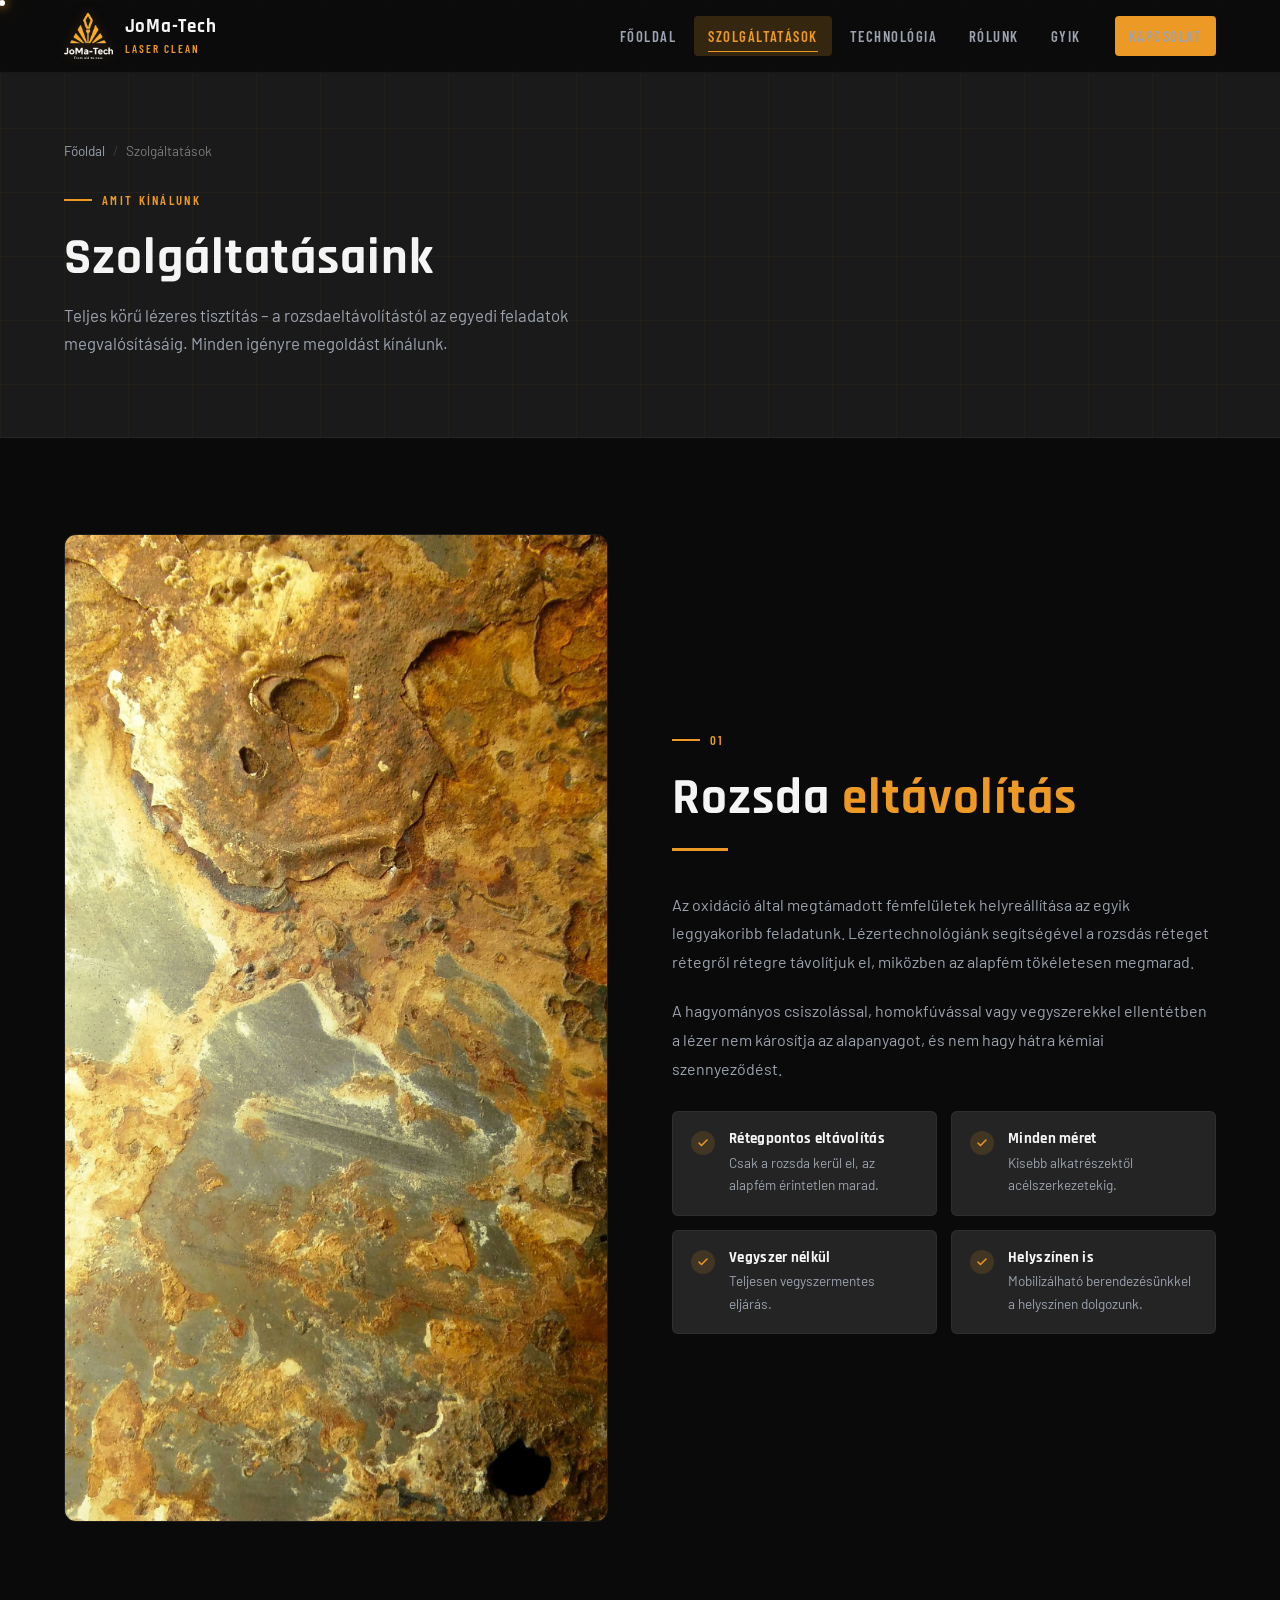
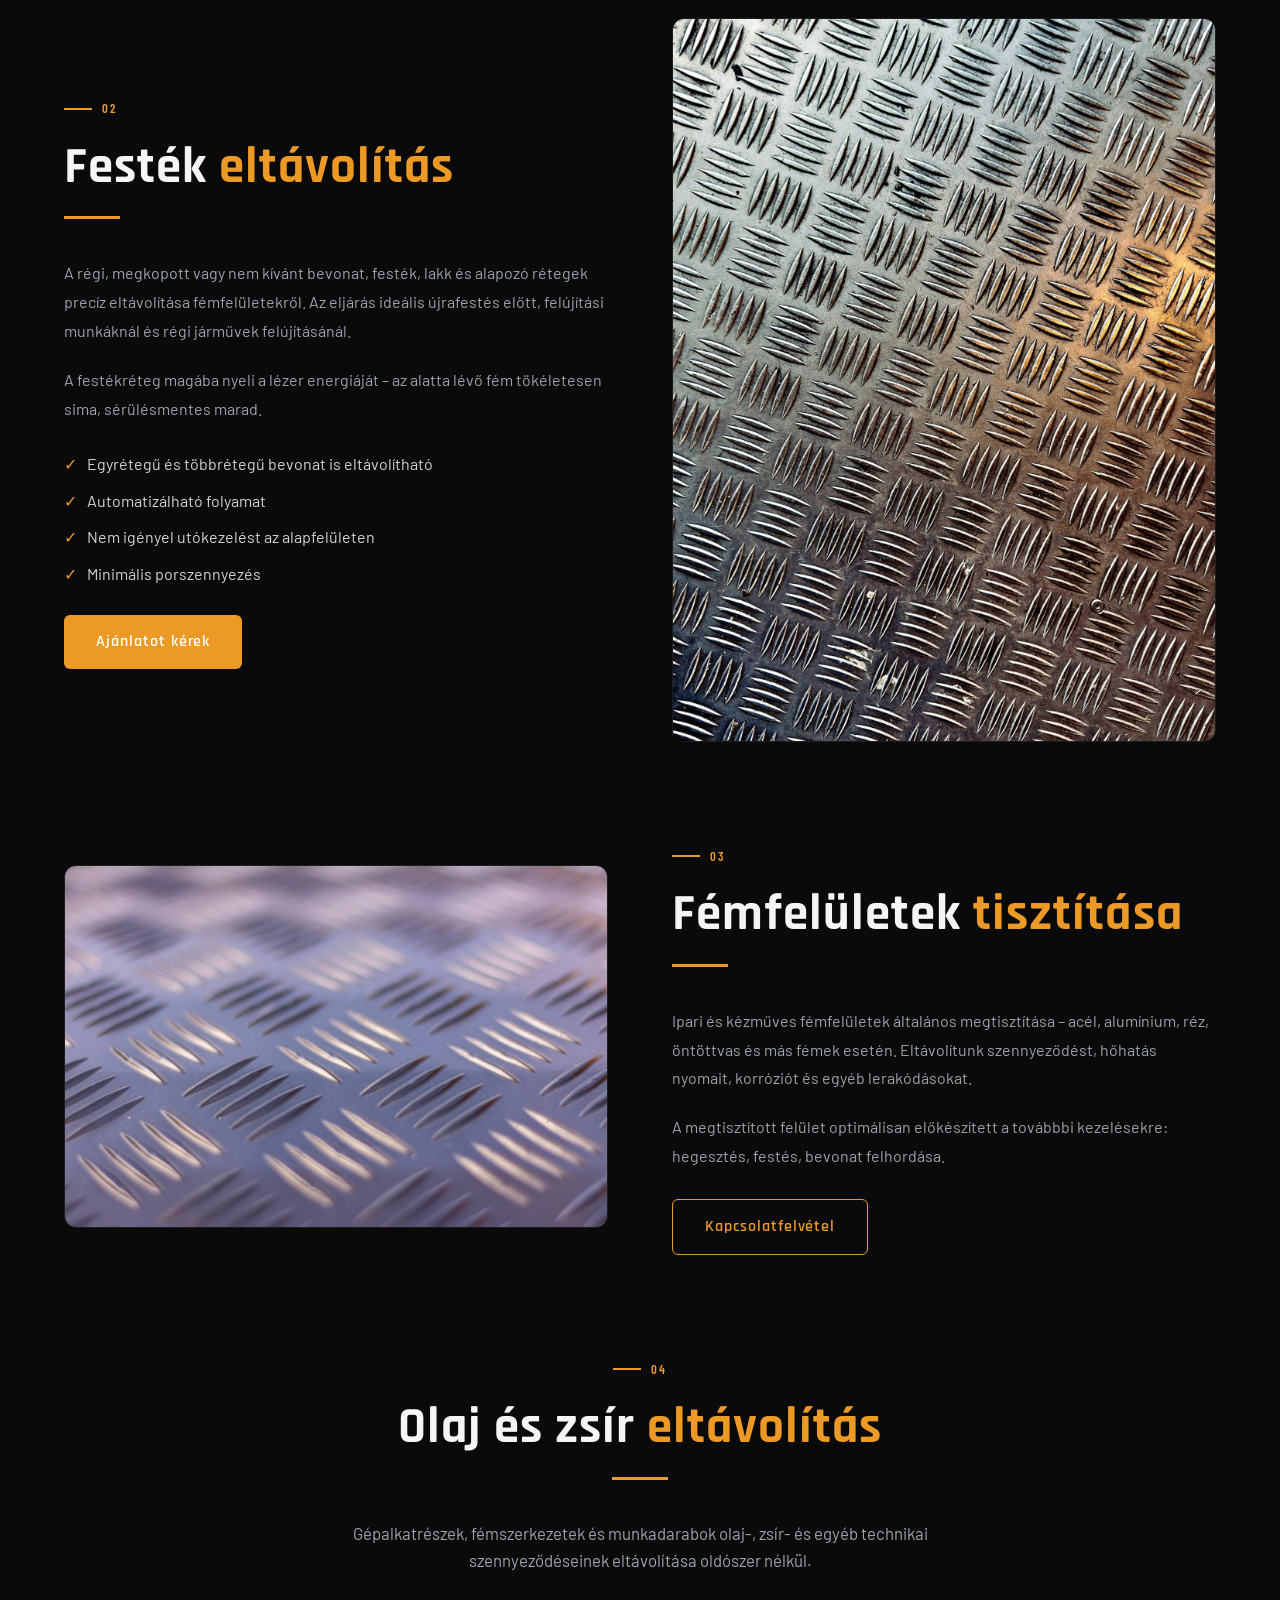
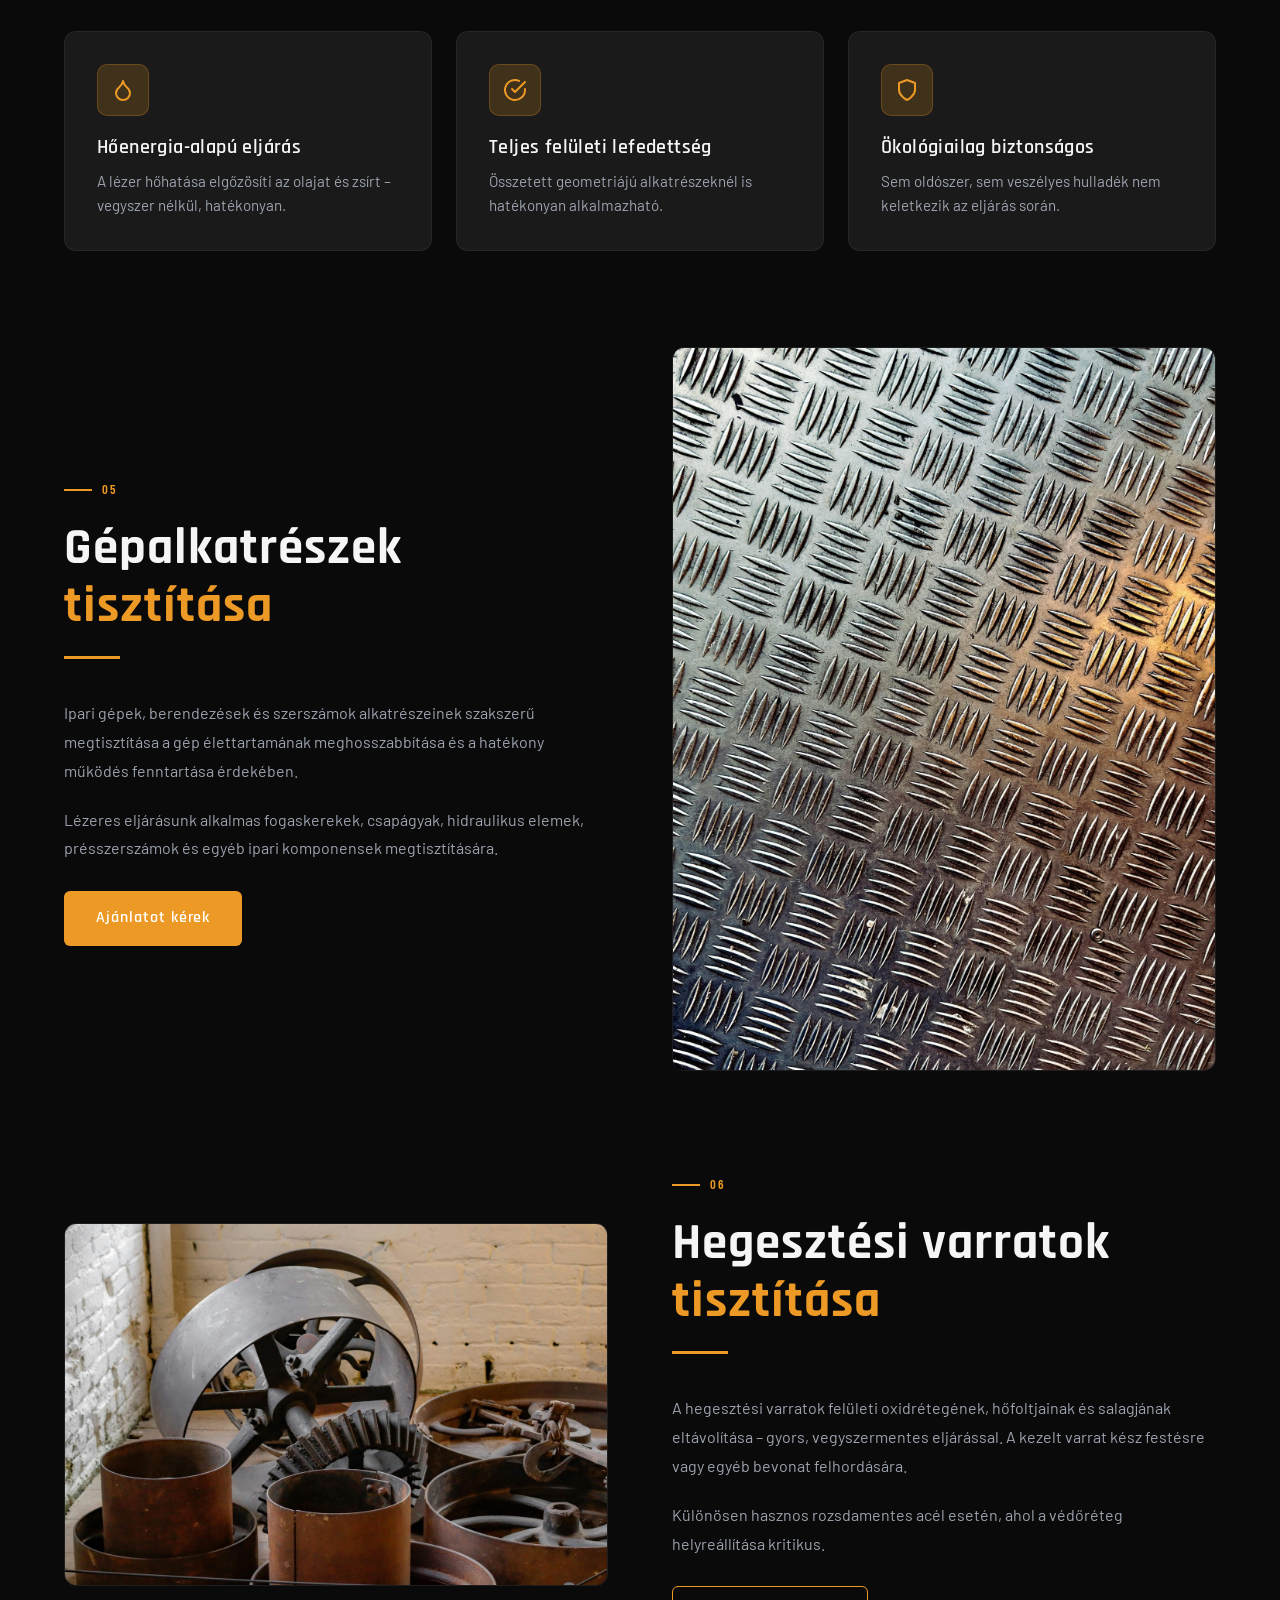
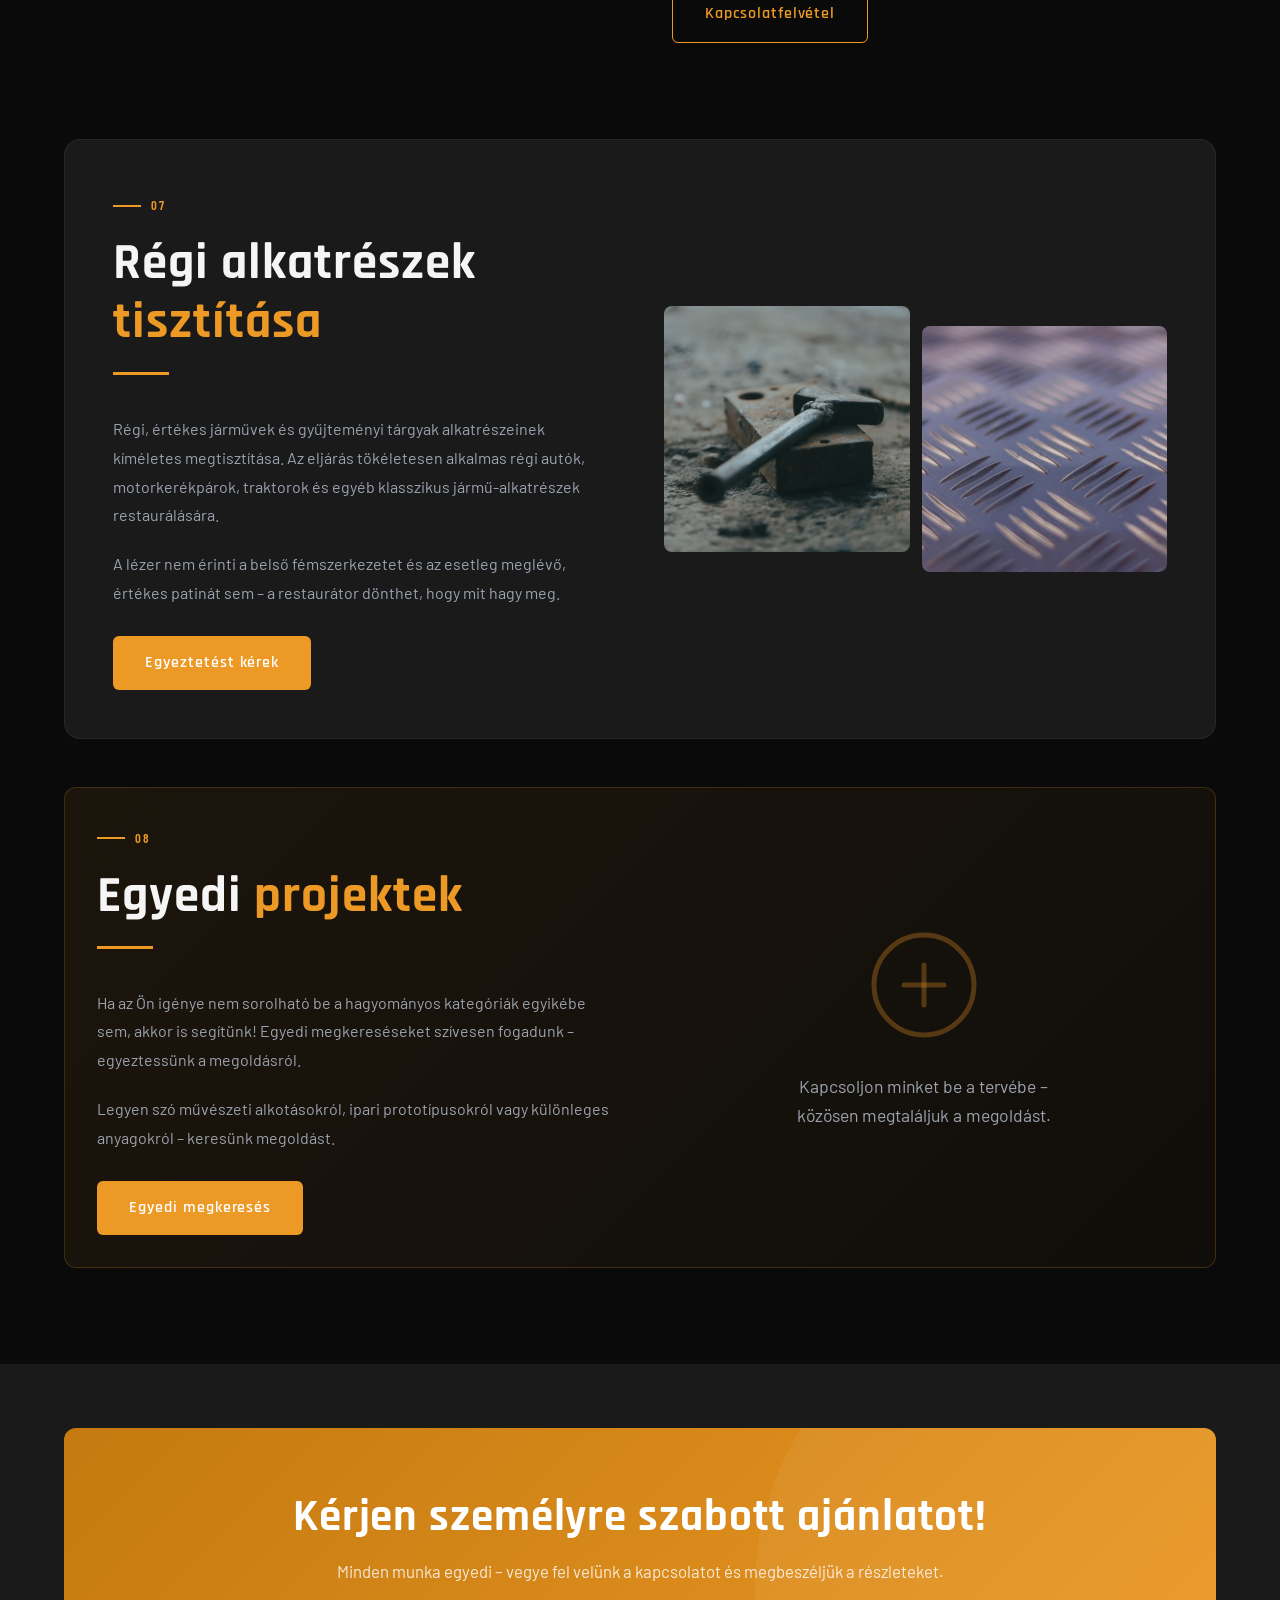
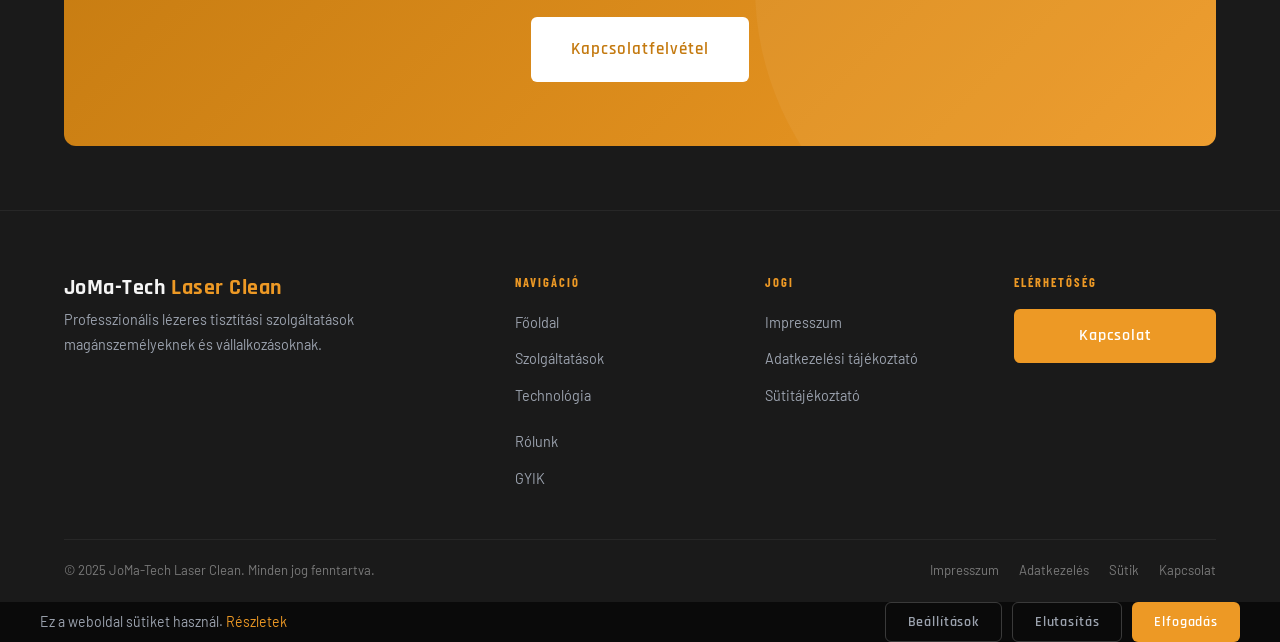
<file: szolgaltatasok.html>
<!DOCTYPE html>
<html lang="hu">
<head>
  <meta charset="UTF-8">
  <meta name="viewport" content="width=device-width, initial-scale=1.0">
  <meta name="description" content="Rozsda-, festék-, olaj- és szennyeződés-eltávolítás, gépalkatrész-tisztítás, hegesztési varrat kezelés – lézertechnológiával. Kérjen ajánlatot!">
  <meta name="keywords" content="rozsdaeltávolítás lézerrel, festékeltávolítás, gépalkatrész tisztítás, hegesztési varrat tisztítás, régi autó restaurálás, fémtisztítás">
  <meta name="author" content="JoMa-Tech Laser Clean">
  <meta name="robots" content="index, follow">
  <meta name="theme-color" content="#ED9925">
  <link rel="canonical" href="https://joma-tech-laserclean.hu/szolgaltatasok.html">

  <!-- Open Graph -->
  <meta property="og:type" content="website">
  <meta property="og:title" content="Lézeres Tisztítási Szolgáltatások – JoMa-Tech Laser Clean">
  <meta property="og:description" content="Rozsda-, festék-, olaj- és szennyeződés-eltávolítás, gépalkatrész-tisztítás, hegesztési varrat kezelés – lézertechnológiával. Kérjen ajánlatot!">
  <meta property="og:url" content="https://joma-tech-laserclean.hu/szolgaltatasok.html">
  <meta property="og:image" content="assets/img/og-image.jpg">
  <meta property="og:image:width" content="1200">
  <meta property="og:image:height" content="630">
  <meta property="og:locale" content="hu_HU">
  <meta property="og:site_name" content="JoMa-Tech Laser Clean">

  <!-- Twitter Card -->
  <meta name="twitter:card" content="summary_large_image">
  <meta name="twitter:title" content="Lézeres Tisztítási Szolgáltatások – JoMa-Tech Laser Clean">
  <meta name="twitter:description" content="Rozsda-, festék-, olaj- és szennyeződés-eltávolítás, gépalkatrész-tisztítás, hegesztési varrat kezelés – lézertechnológiával. Kérjen ajánlatot!">
  <meta name="twitter:image" content="assets/img/og-image.jpg">

  <title>Lézeres Tisztítási Szolgáltatások – JoMa-Tech Laser Clean</title>
  <link rel="sitemap" type="application/xml" href="sitemap.xml">
  <link rel="stylesheet" href="assets/css/style.css">
  <link rel="preconnect" href="https://fonts.googleapis.com">
  <link rel="preconnect" href="https://fonts.gstatic.com" crossorigin>
  <script type="application/ld+json">
  {
    "@context": "https://schema.org",
    "@type": "Service",
    "name": "JoMa-Tech Laser Clean",
    "url": "https://joma-tech-laserclean.hu/szolgaltatasok.html",
    "description": "Rozsda-, festék-, olaj- és szennyeződés-eltávolítás, gépalkatrész-tisztítás, hegesztési varrat kezelés – lézertechnológiával. Kérjen ajánlatot!",
    "logo": "https://joma-tech-laserclean.hu/assets/img/logo.png",
    "image": "https://joma-tech-laserclean.hu/assets/img/og-image.jpg", "provider": {"@type": "LocalBusiness", "name": "JoMa-Tech Laser Clean"}, "areaServed": "Magyarország"
  }
  </script>
</head>
<body>

<header id="site-header">
  <div class="container">
    <nav class="nav-wrap">
      <a href="index.html" class="nav-logo">
        <img src="assets/img/logo.png" alt="JoMa-Tech Laser Clean logó" class="nav-logo-img">
        <div class="nav-logo-text">
          <strong>JoMa-Tech</strong>
          <span>Laser Clean</span>
        </div>
      </a>
      <div class="nav-links">
        <a href="index.html">Főoldal</a>
        <a href="szolgaltatasok.html" class="active">Szolgáltatások</a>
        <a href="technologia.html">Technológia</a>        <a href="rolunk.html">Rólunk</a>
        <a href="gyik.html">GYIK</a>
        <a href="kapcsolat.html" class="nav-cta btn btn-primary">Kapcsolat</a>
      </div>
      <button class="nav-toggle" aria-label="Menü megnyitása">
        <span></span><span></span><span></span>
      </button>
    </nav>
    <nav class="nav-mobile">
      <a href="index.html">Főoldal</a>
      <a href="szolgaltatasok.html">Szolgáltatások</a>
      <a href="technologia.html">Technológia</a>      <a href="rolunk.html">Rólunk</a>
      <a href="gyik.html">GYIK</a>
      <a href="kapcsolat.html" class="btn btn-primary">Kapcsolatfelvétel</a>
    </nav>
  </div>
</header>

<!-- PAGE HERO -->
<section class="page-hero">
  <div class="container">
    <div class="page-hero-content">
      <div class="breadcrumb">
        <a href="index.html">Főoldal</a>
        <span class="breadcrumb-sep">/</span>
        <span>Szolgáltatások</span>
      </div>
      <span class="section-label">Amit kínálunk</span>
      <h1>Szolgáltatásaink</h1>
      <p>Teljes körű lézeres tisztítás – a rozsdaeltávolítástól az egyedi feladatok megvalósításáig. Minden igényre megoldást kínálunk.</p>
    </div>
  </div>
</section>

<!-- SERVICES DETAIL -->
<section class="section-pad">
  <div class="container">

    <!-- Rozsda -->
    <div id="rozsda" style="display:grid;grid-template-columns:1fr 1fr;gap:64px;align-items:center;margin-bottom:96px;">
      <div data-aos="slide-right">
        <img src="assets/img/rozsda-elotte-1.jpg" alt="Lézeres rozsdaeltávolítás" style="width:100%;border-radius:12px;border:1px solid rgba(255,255,255,0.08);" loading="lazy">
      </div>
      <div data-aos="slide-left">
        <span class="section-label">01</span>
        <h2 class="section-title">Rozsda <span>eltávolítás</span></h2>
        <div class="divider"></div>
        <p style="color:var(--silver);line-height:1.8;margin-bottom:20px;">
          Az oxidáció által megtámadott fémfelületek helyreállítása az egyik leggyakoribb feladatunk. Lézertechnológiánk segítségével a rozsdás réteget rétegről rétegre távolítjuk el, miközben az alapfém tökéletesen megmarad.
        </p>
        <p style="color:var(--silver);line-height:1.8;margin-bottom:28px;">
          A hagyományos csiszolással, homokfúvással vagy vegyszerekkel ellentétben a lézer nem károsítja az alapanyagot, és nem hagy hátra kémiai szennyeződést.
        </p>
        <div class="advantage-grid">
          <div class="advantage-item">
            <div class="advantage-check"><svg width="12" height="12" viewBox="0 0 24 24" fill="none" stroke="currentColor" stroke-width="3" stroke-linecap="round" stroke-linejoin="round"><polyline points="20 6 9 17 4 12"/></svg></div>
            <div><h4>Rétegpontos eltávolítás</h4><p>Csak a rozsda kerül el, az alapfém érintetlen marad.</p></div>
          </div>
          <div class="advantage-item">
            <div class="advantage-check"><svg width="12" height="12" viewBox="0 0 24 24" fill="none" stroke="currentColor" stroke-width="3" stroke-linecap="round" stroke-linejoin="round"><polyline points="20 6 9 17 4 12"/></svg></div>
            <div><h4>Minden méret</h4><p>Kisebb alkatrészektől acélszerkezetekig.</p></div>
          </div>
          <div class="advantage-item">
            <div class="advantage-check"><svg width="12" height="12" viewBox="0 0 24 24" fill="none" stroke="currentColor" stroke-width="3" stroke-linecap="round" stroke-linejoin="round"><polyline points="20 6 9 17 4 12"/></svg></div>
            <div><h4>Vegyszer nélkül</h4><p>Teljesen vegyszermentes eljárás.</p></div>
          </div>
          <div class="advantage-item">
            <div class="advantage-check"><svg width="12" height="12" viewBox="0 0 24 24" fill="none" stroke="currentColor" stroke-width="3" stroke-linecap="round" stroke-linejoin="round"><polyline points="20 6 9 17 4 12"/></svg></div>
            <div><h4>Helyszínen is</h4><p>Mobilizálható berendezésünkkel a helyszínen dolgozunk.</p></div>
          </div>
        </div>
      </div>
    </div>

    <!-- Festék -->
    <div id="festek" style="display:grid;grid-template-columns:1fr 1fr;gap:64px;align-items:center;margin-bottom:96px;">
      <div data-aos="slide-right">
        <span class="section-label">02</span>
        <h2 class="section-title">Festék <span>eltávolítás</span></h2>
        <div class="divider"></div>
        <p style="color:var(--silver);line-height:1.8;margin-bottom:20px;">
          A régi, megkopott vagy nem kívánt bevonat, festék, lakk és alapozó rétegek precíz eltávolítása fémfelületekről. Az eljárás ideális újrafestés előtt, felújítási munkáknál és régi járművek felújításánál.
        </p>
        <p style="color:var(--silver);line-height:1.8;margin-bottom:28px;">
          A festékréteg magába nyeli a lézer energiáját – az alatta lévő fém tökéletesen sima, sérülésmentes marad.
        </p>
        <ul style="display:flex;flex-direction:column;gap:10px;margin-bottom:28px;">
          <li style="display:flex;align-items:center;gap:10px;color:var(--light-silver);"><span style="color:var(--orange);">✓</span> Egyrétegű és többrétegű bevonat is eltávolítható</li>
          <li style="display:flex;align-items:center;gap:10px;color:var(--light-silver);"><span style="color:var(--orange);">✓</span> Automatizálható folyamat</li>
          <li style="display:flex;align-items:center;gap:10px;color:var(--light-silver);"><span style="color:var(--orange);">✓</span> Nem igényel utókezelést az alapfelületen</li>
          <li style="display:flex;align-items:center;gap:10px;color:var(--light-silver);"><span style="color:var(--orange);">✓</span> Minimális porszennyezés</li>
        </ul>
        <a href="kapcsolat.html" class="btn btn-primary">Ajánlatot kérek</a>
      </div>
      <div data-aos="slide-left">
        <img src="assets/img/fem-acel-rombusz-sotet.jpg" alt="Festék eltávolítás lézeres eljárással" style="width:100%;border-radius:12px;border:1px solid rgba(255,255,255,0.08);" loading="lazy">
      </div>
    </div>

    <!-- Fémtisztítás -->
    <div id="fem" style="display:grid;grid-template-columns:1fr 1fr;gap:64px;align-items:center;margin-bottom:96px;">
      <div data-aos="slide-right">
        <img src="assets/img/fem-acel-rombusz-vilagos.jpg" alt="Fémfelület tisztítás" style="width:100%;border-radius:12px;border:1px solid rgba(255,255,255,0.08);" loading="lazy">
      </div>
      <div data-aos="slide-left">
        <span class="section-label">03</span>
        <h2 class="section-title">Fémfelületek <span>tisztítása</span></h2>
        <div class="divider"></div>
        <p style="color:var(--silver);line-height:1.8;margin-bottom:20px;">
          Ipari és kézműves fémfelületek általános megtisztítása – acél, alumínium, réz, öntöttvas és más fémek esetén. Eltávolítunk szennyeződést, hőhatás nyomait, korróziót és egyéb lerakódásokat.
        </p>
        <p style="color:var(--silver);line-height:1.8;margin-bottom:28px;">
          A megtisztított felület optimálisan előkészített a továbbbi kezelésekre: hegesztés, festés, bevonat felhordása.
        </p>
        <a href="kapcsolat.html" class="btn btn-outline">Kapcsolatfelvétel</a>
      </div>
    </div>

    <!-- Olaj -->
    <div id="olaj" style="margin-bottom:96px;">
      <div class="text-center" data-aos="fade-up" style="margin-bottom:48px;">
        <span class="section-label">04</span>
        <h2 class="section-title">Olaj és zsír <span>eltávolítás</span></h2>
        <div class="divider center"></div>
        <p class="section-sub center">Gépalkatrészek, fémszerkezetek és munkadarabok olaj-, zsír- és egyéb technikai szennyeződéseinek eltávolítása oldószer nélkül.</p>
      </div>
      <div class="grid-3">
        <div class="card" data-aos="fade-up">
          <div class="card-icon"><svg width="24" height="24" viewBox="0 0 24 24" fill="none" stroke="currentColor" stroke-width="2" stroke-linecap="round" stroke-linejoin="round"><path d="M12 22a7 7 0 0 0 7-7c0-2-1-3.9-3-5.5s-3.5-4-4-6.5c-.5 2.5-2 4.9-4 6.5C6 11.1 5 13 5 15a7 7 0 0 0 7 7z"/></svg></div>
          <h3>Hőenergia-alapú eljárás</h3>
          <p>A lézer hőhatása elgőzösíti az olajat és zsírt – vegyszer nélkül, hatékonyan.</p>
        </div>
        <div class="card" data-aos="fade-up" data-aos-delay="100">
          <div class="card-icon"><svg width="24" height="24" viewBox="0 0 24 24" fill="none" stroke="currentColor" stroke-width="2" stroke-linecap="round" stroke-linejoin="round"><path d="M22 11.08V12a10 10 0 1 1-5.93-9.14"/><polyline points="22 4 12 14.01 9 11.01"/></svg></div>
          <h3>Teljes felületi lefedettség</h3>
          <p>Összetett geometriájú alkatrészeknél is hatékonyan alkalmazható.</p>
        </div>
        <div class="card" data-aos="fade-up" data-aos-delay="200">
          <div class="card-icon"><svg width="24" height="24" viewBox="0 0 24 24" fill="none" stroke="currentColor" stroke-width="2" stroke-linecap="round" stroke-linejoin="round"><path d="M12 22s8-4 8-10V5l-8-3-8 3v7c0 6 8 10 8 10z"/></svg></div>
          <h3>Ökológiailag biztonságos</h3>
          <p>Sem oldószer, sem veszélyes hulladék nem keletkezik az eljárás során.</p>
        </div>
      </div>
    </div>

    <!-- Gépalkatrész -->
    <div id="gep" style="display:grid;grid-template-columns:1fr 1fr;gap:64px;align-items:center;margin-bottom:96px;">
      <div data-aos="slide-right">
        <span class="section-label">05</span>
        <h2 class="section-title">Gépalkatrészek <span>tisztítása</span></h2>
        <div class="divider"></div>
        <p style="color:var(--silver);line-height:1.8;margin-bottom:20px;">
          Ipari gépek, berendezések és szerszámok alkatrészeinek szakszerű megtisztítása a gép élettartamának meghosszabbítása és a hatékony működés fenntartása érdekében.
        </p>
        <p style="color:var(--silver);line-height:1.8;margin-bottom:28px;">
          Lézeres eljárásunk alkalmas fogaskerekek, csapágyak, hidraulikus elemek, présszerszámok és egyéb ipari komponensek megtisztítására.
        </p>
        <a href="kapcsolat.html" class="btn btn-primary">Ajánlatot kérek</a>
      </div>
      <div data-aos="slide-left">
        <img src="assets/img/fem-acel-rombusz-sotet.jpg" alt="Gépalkatrész lézeres tisztítás" style="width:100%;border-radius:12px;border:1px solid rgba(255,255,255,0.08);" loading="lazy">
      </div>
    </div>

    <!-- Hegesztési varratok -->
    <div id="hegesztes" style="margin-bottom:96px;">
      <div style="display:grid;grid-template-columns:1fr 1fr;gap:64px;align-items:center;">
        <div data-aos="slide-right">
          <img src="assets/img/regi-gepek.jpg" alt="Hegesztési varrat tisztítás" style="width:100%;border-radius:12px;border:1px solid rgba(255,255,255,0.08);" loading="lazy">
        </div>
        <div data-aos="slide-left">
          <span class="section-label">06</span>
          <h2 class="section-title">Hegesztési varratok <span>tisztítása</span></h2>
          <div class="divider"></div>
          <p style="color:var(--silver);line-height:1.8;margin-bottom:20px;">
            A hegesztési varratok felületi oxidrétegének, hőfoltjainak és salagjának eltávolítása – gyors, vegyszermentes eljárással. A kezelt varrat kész festésre vagy egyéb bevonat felhordására.
          </p>
          <p style="color:var(--silver);line-height:1.8;margin-bottom:28px;">
            Különösen hasznos rozsdamentes acél esetén, ahol a védőréteg helyreállítása kritikus.
          </p>
          <a href="kapcsolat.html" class="btn btn-outline">Kapcsolatfelvétel</a>
        </div>
      </div>
    </div>

    <!-- Régi -->
    <div id="veteran" style="background:var(--anthracite);border:1px solid rgba(255,255,255,0.06);border-radius:16px;padding:48px;margin-bottom:48px;" data-aos="fade-up">
      <div style="display:grid;grid-template-columns:1fr 1fr;gap:48px;align-items:center;">
        <div>
          <span class="section-label">07</span>
          <h2 class="section-title">Régi alkatrészek <span>tisztítása</span></h2>
          <div class="divider"></div>
          <p style="color:var(--silver);line-height:1.8;margin-bottom:20px;">
            Régi, értékes járművek és gyűjteményi tárgyak alkatrészeinek kíméletes megtisztítása. Az eljárás tökéletesen alkalmas régi autók, motorkerékpárok, traktorok és egyéb klasszikus jármű-alkatrészek restaurálására.
          </p>
          <p style="color:var(--silver);line-height:1.8;margin-bottom:28px;">
            A lézer nem érinti a belső fémszerkezetet és az esetleg meglévő, értékes patinát sem – a restaurátor dönthet, hogy mit hagy meg.
          </p>
          <a href="kapcsolat.html" class="btn btn-primary">Egyeztetést kérek</a>
        </div>
        <div style="display:grid;grid-template-columns:1fr 1fr;gap:12px;">
          <img src="assets/img/kalapacs-rozsda.jpg" alt="Régi alkatrész tisztítás" style="border-radius:8px;width:100%;aspect-ratio:1;object-fit:cover;opacity:0.8;" loading="lazy">
          <img src="assets/img/fem-acel-rombusz-vilagos.jpg" alt="Restaurált fémfelület" style="border-radius:8px;width:100%;aspect-ratio:1;object-fit:cover;opacity:0.8;margin-top:20px;" loading="lazy">
        </div>
      </div>
    </div>

    <!-- Egyedi munkák -->
    <div id="egyedi" class="highlight-box" data-aos="fade-up">
      <div style="display:grid;grid-template-columns:1fr 1fr;gap:48px;align-items:center;">
        <div>
          <span class="section-label">08</span>
          <h2 class="section-title">Egyedi <span>projektek</span></h2>
          <div class="divider"></div>
          <p style="color:var(--silver);line-height:1.8;margin-bottom:20px;">
            Ha az Ön igénye nem sorolható be a hagyományos kategóriák egyikébe sem, akkor is segítünk! Egyedi megkereséseket szívesen fogadunk – egyeztessünk a megoldásról.
          </p>
          <p style="color:var(--silver);line-height:1.8;margin-bottom:28px;">
            Legyen szó művészeti alkotásokról, ipari prototípusokról vagy különleges anyagokról – keresünk megoldást.
          </p>
          <a href="kapcsolat.html" class="btn btn-primary">Egyedi megkeresés</a>
        </div>
        <div class="text-center">
          <svg width="120" height="120" viewBox="0 0 24 24" fill="none" stroke="rgba(237,153,37,0.3)" stroke-width="1" stroke-linecap="round" stroke-linejoin="round" style="margin:0 auto 20px;">
            <circle cx="12" cy="12" r="10"/><line x1="12" y1="8" x2="12" y2="16"/><line x1="8" y1="12" x2="16" y2="12"/>
          </svg>
          <p style="color:var(--silver);font-size:1.1rem;">Kapcsoljon minket be a tervébe –<br>közösen megtaláljuk a megoldást.</p>
        </div>
      </div>
    </div>

  </div>
</section>

<!-- CTA -->
<section class="section-pad-sm" style="background:var(--anthracite);">
  <div class="container">
    <div class="cta-banner" data-aos="zoom-in">
      <h2>Kérjen személyre szabott ajánlatot!</h2>
      <p>Minden munka egyedi – vegye fel velünk a kapcsolatot és megbeszéljük a részleteket.</p>
      <a href="kapcsolat.html" class="btn btn-primary btn-lg">Kapcsolatfelvétel</a>
    </div>
  </div>
</section>

<footer id="site-footer">
  <div class="container">
    <div class="footer-grid">
      <div class="footer-brand">
        <h3>JoMa-Tech <span style="color:var(--orange)">Laser Clean</span></h3>
        <p>Professzionális lézeres tisztítási szolgáltatások magánszemélyeknek és vállalkozásoknak.</p>
      </div>
      <div class="footer-col">
        <h4>Navigáció</h4>
        <ul>
          <li><a href="index.html">Főoldal</a></li>
          <li><a href="szolgaltatasok.html">Szolgáltatások</a></li>
          <li><a href="technologia.html">Technológia</a></li>
          <li></li>
          <li><a href="rolunk.html">Rólunk</a></li>
          <li><a href="gyik.html">GYIK</a></li>
        </ul>
      </div>
      <div class="footer-col">
        <h4>Jogi</h4>
        <ul>
          <li><a href="impresszum.html">Impresszum</a></li>
          <li><a href="adatkezeles.html">Adatkezelési tájékoztató</a></li>
          <li><a href="cookie-tajekoztato.html">Sütitájékoztató</a></li>
        </ul>
      </div>
      <div class="footer-col">
        <h4>Elérhetőség</h4>
        <a href="kapcsolat.html" class="btn btn-primary" style="width:100%;justify-content:center;">Kapcsolat</a>
      </div>
    </div>
    <div class="footer-bottom">
      <p>© 2025 JoMa-Tech Laser Clean. Minden jog fenntartva.</p>
      <div class="footer-legal">
        <a href="impresszum.html">Impresszum</a>
        <a href="adatkezeles.html">Adatkezelés</a>
        <a href="cookie-tajekoztato.html">Sütik</a>
        <a href="kapcsolat.html">Kapcsolat</a>
      </div>
    </div>
  </div>
</footer>

<button id="back-to-top" aria-label="Vissza a tetejére">
  <svg width="20" height="20" viewBox="0 0 24 24" fill="none" stroke="currentColor" stroke-width="2.5" stroke-linecap="round" stroke-linejoin="round"><polyline points="18 15 12 9 6 15"></polyline></svg>
</button>

<div id="sütiértesítő">
  <div class="cookie-inner">
    <p class="cookie-text">Ez a weboldal sütiket használ. <a href="cookie-tajekoztato.html">Részletek</a></p>
    <div class="cookie-actions">
      <button id="cookie-settings" class="btn btn-ghost">Beállítások</button>
      <button id="cookie-reject" class="btn btn-ghost">Elutasítás</button>
      <button id="cookie-accept" class="btn btn-primary">Elfogadás</button>
    </div>
  </div>
</div>

<script src="assets/js/main.js"></script>
</body>
</html>
</file>
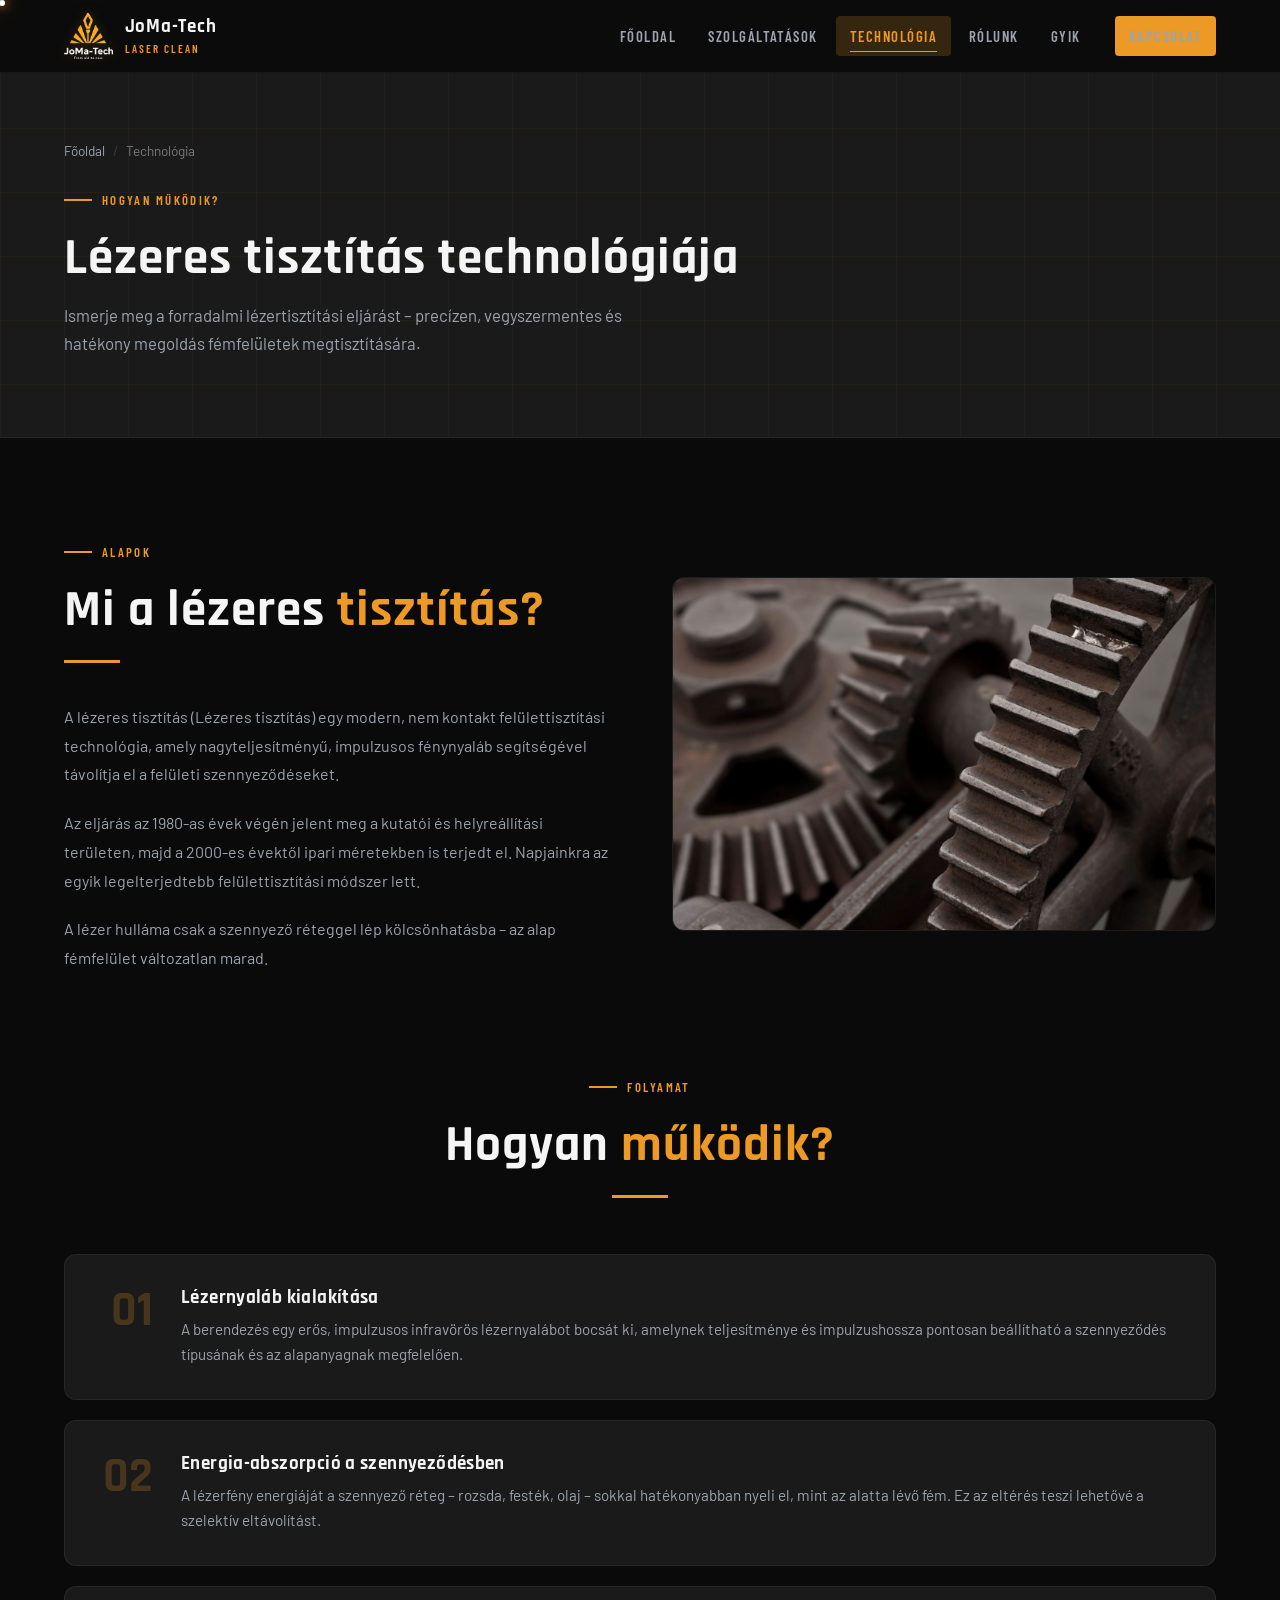
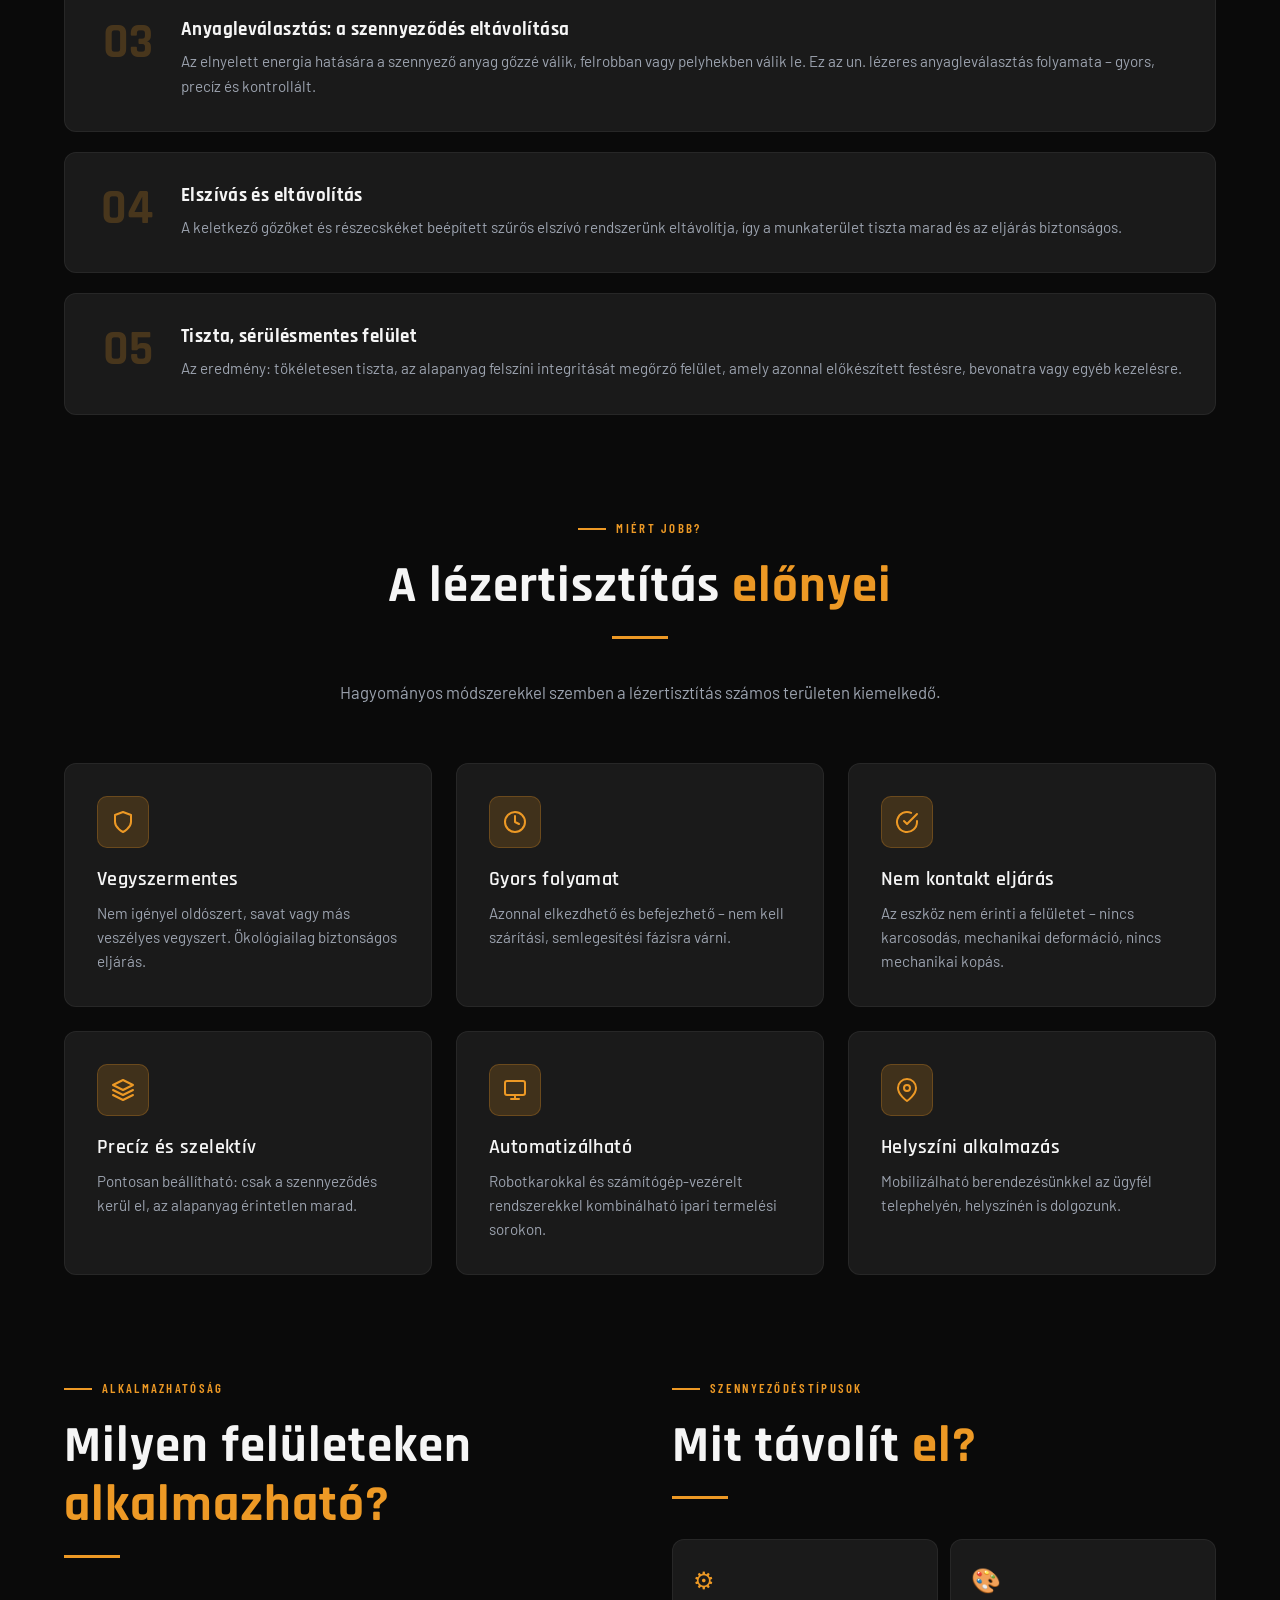
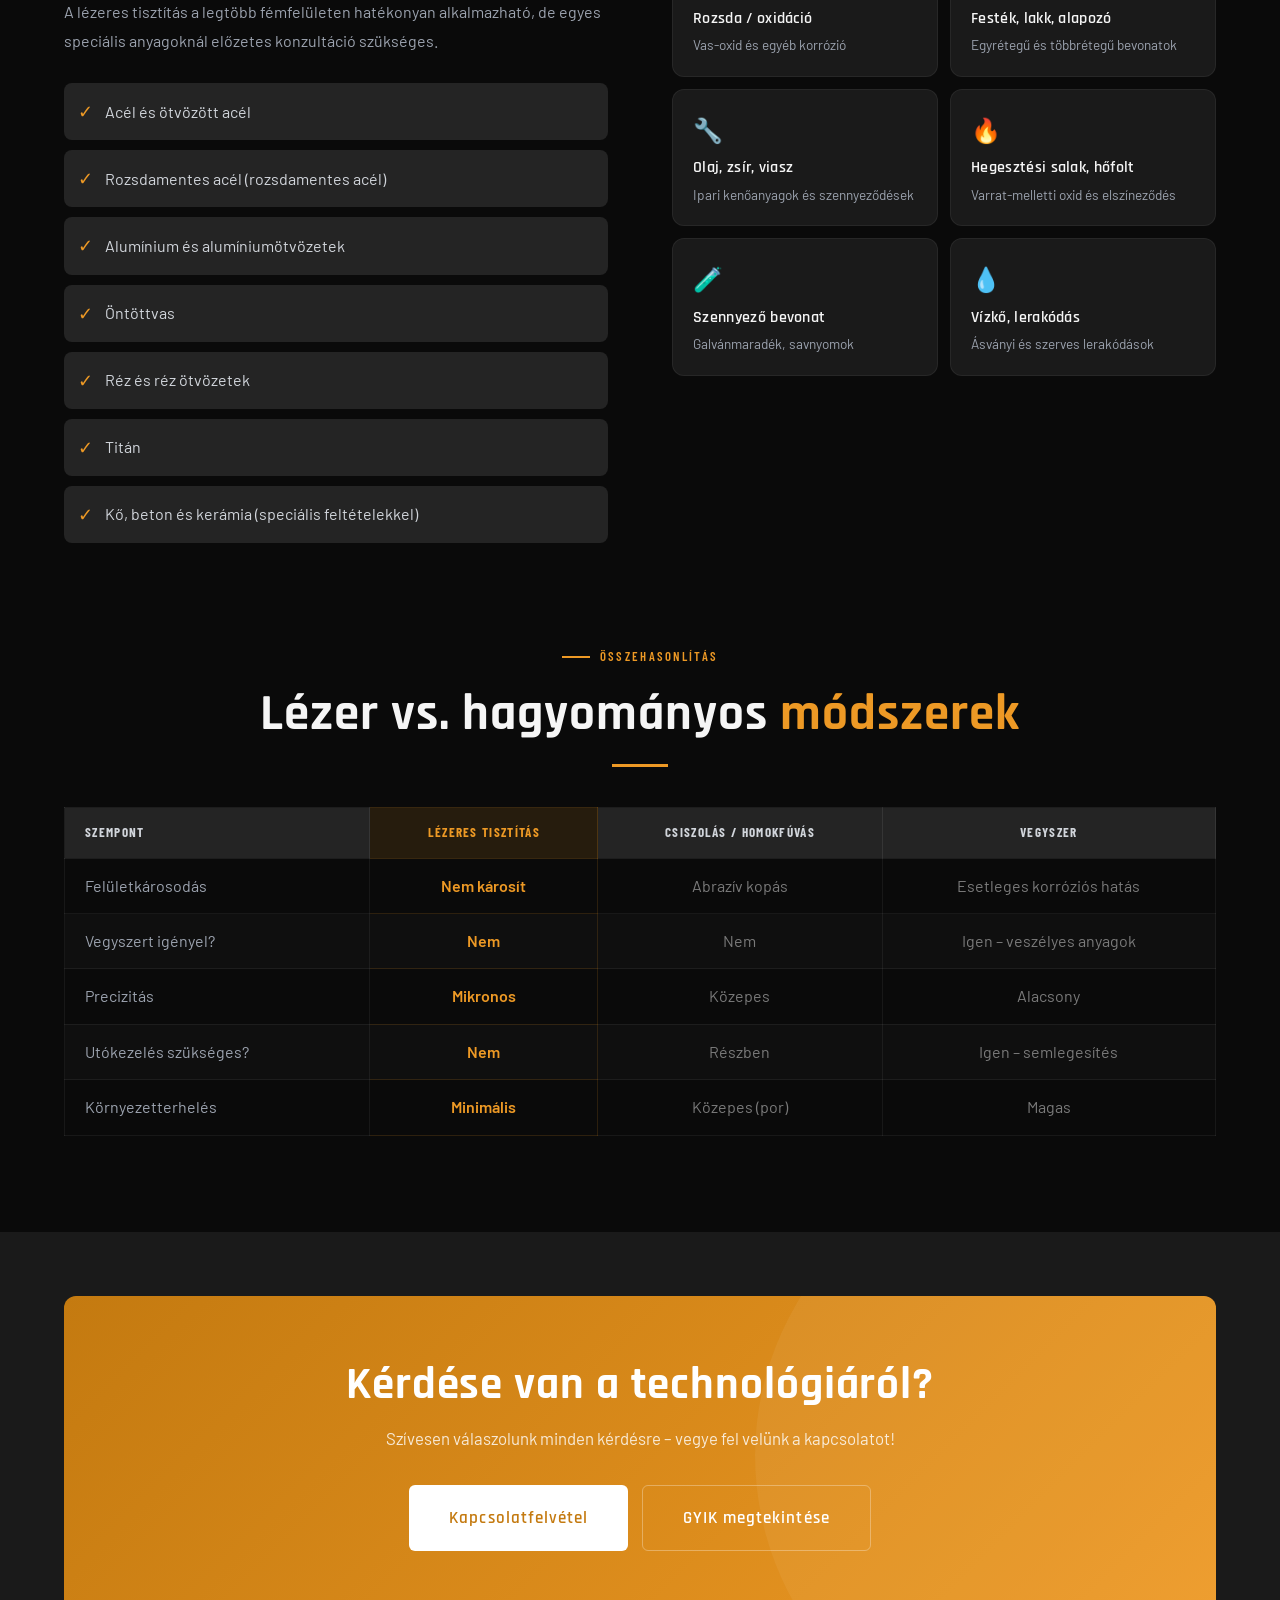
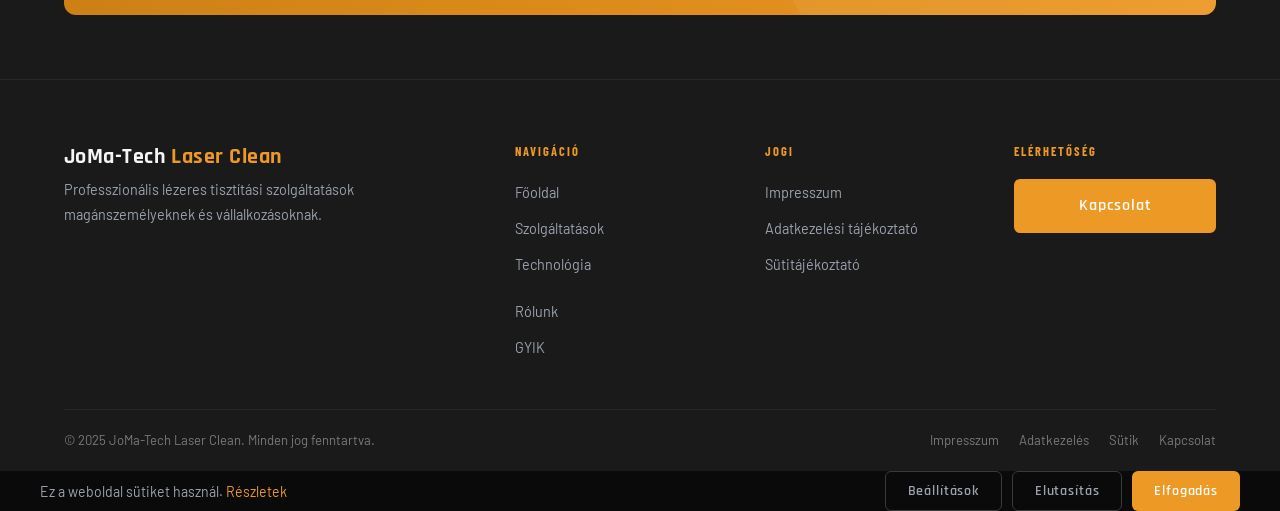
<file: technologia.html>
<!DOCTYPE html>
<html lang="hu">
<head>
  <meta charset="UTF-8">
  <meta name="viewport" content="width=device-width, initial-scale=1.0">
  <meta name="description" content="Ismerje meg a lézeres tisztítás elvét, előnyeit és alkalmazási területeit. Vegyszermentes, nem kontakt eljárás fémfelületekre.">
  <meta name="keywords" content="lézeres tisztítás működése, lézeres tisztítás, anyagleválasztás, vegyszermentes fémtisztítás, lézer technológia">
  <meta name="author" content="JoMa-Tech Laser Clean">
  <meta name="robots" content="index, follow">
  <meta name="theme-color" content="#ED9925">
  <link rel="canonical" href="https://joma-tech-laserclean.hu/technologia.html">

  <!-- Open Graph -->
  <meta property="og:type" content="website">
  <meta property="og:title" content="Lézeres Tisztítás Technológiája – Hogyan Működik? | JoMa-Tech">
  <meta property="og:description" content="Ismerje meg a lézeres tisztítás elvét, előnyeit és alkalmazási területeit. Vegyszermentes, nem kontakt eljárás fémfelületekre.">
  <meta property="og:url" content="https://joma-tech-laserclean.hu/technologia.html">
  <meta property="og:image" content="assets/img/og-image.jpg">
  <meta property="og:image:width" content="1200">
  <meta property="og:image:height" content="630">
  <meta property="og:locale" content="hu_HU">
  <meta property="og:site_name" content="JoMa-Tech Laser Clean">

  <!-- Twitter Card -->
  <meta name="twitter:card" content="summary_large_image">
  <meta name="twitter:title" content="Lézeres Tisztítás Technológiája – Hogyan Működik? | JoMa-Tech">
  <meta name="twitter:description" content="Ismerje meg a lézeres tisztítás elvét, előnyeit és alkalmazási területeit. Vegyszermentes, nem kontakt eljárás fémfelületekre.">
  <meta name="twitter:image" content="assets/img/og-image.jpg">

  <title>Lézeres Tisztítás Technológiája – Hogyan Működik? | JoMa-Tech</title>
  <link rel="sitemap" type="application/xml" href="sitemap.xml">
  <link rel="stylesheet" href="assets/css/style.css">
  <link rel="preconnect" href="https://fonts.googleapis.com">
  <link rel="preconnect" href="https://fonts.gstatic.com" crossorigin>
  <script type="application/ld+json">
  {
    "@context": "https://schema.org",
    "@type": "TechArticle",
    "name": "JoMa-Tech Laser Clean",
    "url": "https://joma-tech-laserclean.hu/technologia.html",
    "description": "Ismerje meg a lézeres tisztítás elvét, előnyeit és alkalmazási területeit. Vegyszermentes, nem kontakt eljárás fémfelületekre.",
    "logo": "https://joma-tech-laserclean.hu/assets/img/logo.png",
    "image": "https://joma-tech-laserclean.hu/assets/img/og-image.jpg", "about": "Lézeres tisztítás technológiája", "author": {"@type": "Organization", "name": "JoMa-Tech Laser Clean"}
  }
  </script>
</head>
<body>

<header id="site-header">
  <div class="container">
    <nav class="nav-wrap">
      <a href="index.html" class="nav-logo">
        <img src="assets/img/logo.png" alt="JoMa-Tech Laser Clean logó" class="nav-logo-img">
        <div class="nav-logo-text">
          <strong>JoMa-Tech</strong>
          <span>Laser Clean</span>
        </div>
      </a>
      <div class="nav-links">
        <a href="index.html">Főoldal</a>
        <a href="szolgaltatasok.html">Szolgáltatások</a>
        <a href="technologia.html" class="active">Technológia</a>        <a href="rolunk.html">Rólunk</a>
        <a href="gyik.html">GYIK</a>
        <a href="kapcsolat.html" class="nav-cta btn btn-primary">Kapcsolat</a>
      </div>
      <button class="nav-toggle" aria-label="Menü megnyitása"><span></span><span></span><span></span></button>
    </nav>
    <nav class="nav-mobile">
      <a href="index.html">Főoldal</a>
      <a href="szolgaltatasok.html">Szolgáltatások</a>
      <a href="technologia.html">Technológia</a>      <a href="rolunk.html">Rólunk</a>
      <a href="gyik.html">GYIK</a>
      <a href="kapcsolat.html" class="btn btn-primary">Kapcsolatfelvétel</a>
    </nav>
  </div>
</header>

<section class="page-hero">
  <div class="container">
    <div class="page-hero-content">
      <div class="breadcrumb">
        <a href="index.html">Főoldal</a>
        <span class="breadcrumb-sep">/</span>
        <span>Technológia</span>
      </div>
      <span class="section-label">Hogyan működik?</span>
      <h1>Lézeres tisztítás technológiája</h1>
      <p>Ismerje meg a forradalmi lézertisztítási eljárást – precízen, vegyszermentes és hatékony megoldás fémfelületek megtisztítására.</p>
    </div>
  </div>
</section>

<!-- Mi a lézeres tisztítás -->
<section class="section-pad">
  <div class="container">
    <div style="display:grid;grid-template-columns:1fr 1fr;gap:64px;align-items:center;margin-bottom:96px;">
      <div data-aos="slide-right">
        <span class="section-label">Alapok</span>
        <h2 class="section-title">Mi a lézeres <span>tisztítás?</span></h2>
        <div class="divider"></div>
        <p style="color:var(--silver);line-height:1.8;margin-bottom:20px;">
          A lézeres tisztítás (Lézeres tisztítás) egy modern, nem kontakt felülettisztítási technológia, amely nagyteljesítményű, impulzusos fénynyaláb segítségével távolítja el a felületi szennyeződéseket.
        </p>
        <p style="color:var(--silver);line-height:1.8;margin-bottom:20px;">
          Az eljárás az 1980-as évek végén jelent meg a kutatói és helyreállítási területen, majd a 2000-es évektől ipari méretekben is terjedt el. Napjainkra az egyik legelterjedtebb felülettisztítási módszer lett.
        </p>
        <p style="color:var(--silver);line-height:1.8;">
          A lézer hulláma csak a szennyező réteggel lép kölcsönhatásba – az alap fémfelület változatlan marad.
        </p>
      </div>
      <div data-aos="slide-left">
        <img src="assets/img/fogaskerek-rozsda.jpg" alt="Lézer technológia" style="width:100%;border-radius:12px;border:1px solid rgba(255,255,255,0.08);" loading="lazy">
      </div>
    </div>

    <!-- Hogyan működik - steps -->
    <div style="margin-bottom:96px;">
      <div class="text-center" data-aos="fade-up" style="margin-bottom:56px;">
        <span class="section-label">Folyamat</span>
        <h2 class="section-title">Hogyan <span>működik?</span></h2>
        <div class="divider center"></div>
      </div>
      <div>
        <div class="tech-step" data-aos="fade-up">
          <div class="tech-step-num">01</div>
          <div class="tech-step-content">
            <h3>Lézernyaláb kialakítása</h3>
            <p>A berendezés egy erős, impulzusos infravörös lézernyalábot bocsát ki, amelynek teljesítménye és impulzushossza pontosan beállítható a szennyeződés típusának és az alapanyagnak megfelelően.</p>
          </div>
        </div>
        <div class="tech-step" data-aos="fade-up" data-aos-delay="80">
          <div class="tech-step-num">02</div>
          <div class="tech-step-content">
            <h3>Energia-abszorpció a szennyeződésben</h3>
            <p>A lézerfény energiáját a szennyező réteg – rozsda, festék, olaj – sokkal hatékonyabban nyeli el, mint az alatta lévő fém. Ez az eltérés teszi lehetővé a szelektív eltávolítást.</p>
          </div>
        </div>
        <div class="tech-step" data-aos="fade-up" data-aos-delay="160">
          <div class="tech-step-num">03</div>
          <div class="tech-step-content">
            <h3>Anyagleválasztás: a szennyeződés eltávolítása</h3>
            <p>Az elnyelett energia hatására a szennyező anyag gőzzé válik, felrobban vagy pelyhekben válik le. Ez az un. lézeres anyagleválasztás folyamata – gyors, precíz és kontrollált.</p>
          </div>
        </div>
        <div class="tech-step" data-aos="fade-up" data-aos-delay="240">
          <div class="tech-step-num">04</div>
          <div class="tech-step-content">
            <h3>Elszívás és eltávolítás</h3>
            <p>A keletkező gőzöket és részecskéket beépített szűrős elszívó rendszerünk eltávolítja, így a munkaterület tiszta marad és az eljárás biztonságos.</p>
          </div>
        </div>
        <div class="tech-step" data-aos="fade-up" data-aos-delay="320">
          <div class="tech-step-num">05</div>
          <div class="tech-step-content">
            <h3>Tiszta, sérülésmentes felület</h3>
            <p>Az eredmény: tökéletesen tiszta, az alapanyag felszíni integritását megőrző felület, amely azonnal előkészített festésre, bevonatra vagy egyéb kezelésre.</p>
          </div>
        </div>
      </div>
    </div>

    <!-- Előnyök -->
    <div style="margin-bottom:96px;">
      <div class="text-center" data-aos="fade-up" style="margin-bottom:56px;">
        <span class="section-label">Miért jobb?</span>
        <h2 class="section-title">A lézertisztítás <span>előnyei</span></h2>
        <div class="divider center"></div>
        <p class="section-sub center">Hagyományos módszerekkel szemben a lézertisztítás számos területen kiemelkedő.</p>
      </div>
      <div class="grid-3">
        <div class="card" data-aos="fade-up">
          <div class="card-icon">
            <svg width="24" height="24" viewBox="0 0 24 24" fill="none" stroke="currentColor" stroke-width="2" stroke-linecap="round" stroke-linejoin="round"><path d="M12 22s8-4 8-10V5l-8-3-8 3v7c0 6 8 10 8 10z"/></svg>
          </div>
          <h3>Vegyszermentes</h3>
          <p>Nem igényel oldószert, savat vagy más veszélyes vegyszert. Ökológiailag biztonságos eljárás.</p>
        </div>
        <div class="card" data-aos="fade-up" data-aos-delay="80">
          <div class="card-icon">
            <svg width="24" height="24" viewBox="0 0 24 24" fill="none" stroke="currentColor" stroke-width="2" stroke-linecap="round" stroke-linejoin="round"><circle cx="12" cy="12" r="10"/><polyline points="12 6 12 12 16 14"/></svg>
          </div>
          <h3>Gyors folyamat</h3>
          <p>Azonnal elkezdhető és befejezhető – nem kell szárítási, semlegesítési fázisra várni.</p>
        </div>
        <div class="card" data-aos="fade-up" data-aos-delay="160">
          <div class="card-icon">
            <svg width="24" height="24" viewBox="0 0 24 24" fill="none" stroke="currentColor" stroke-width="2" stroke-linecap="round" stroke-linejoin="round"><path d="M22 11.08V12a10 10 0 1 1-5.93-9.14"/><polyline points="22 4 12 14.01 9 11.01"/></svg>
          </div>
          <h3>Nem kontakt eljárás</h3>
          <p>Az eszköz nem érinti a felületet – nincs karcosodás, mechanikai deformáció, nincs mechanikai kopás.</p>
        </div>
        <div class="card" data-aos="fade-up" data-aos-delay="0">
          <div class="card-icon">
            <svg width="24" height="24" viewBox="0 0 24 24" fill="none" stroke="currentColor" stroke-width="2" stroke-linecap="round" stroke-linejoin="round"><path d="M12 2L2 7l10 5 10-5-10-5z"/><path d="M2 17l10 5 10-5"/><path d="M2 12l10 5 10-5"/></svg>
          </div>
          <h3>Precíz és szelektív</h3>
          <p>Pontosan beállítható: csak a szennyeződés kerül el, az alapanyag érintetlen marad.</p>
        </div>
        <div class="card" data-aos="fade-up" data-aos-delay="80">
          <div class="card-icon">
            <svg width="24" height="24" viewBox="0 0 24 24" fill="none" stroke="currentColor" stroke-width="2" stroke-linecap="round" stroke-linejoin="round"><rect x="2" y="3" width="20" height="14" rx="2"/><line x1="8" y1="21" x2="16" y2="21"/><line x1="12" y1="17" x2="12" y2="21"/></svg>
          </div>
          <h3>Automatizálható</h3>
          <p>Robotkarokkal és számítógép-vezérelt rendszerekkel kombinálható ipari termelési sorokon.</p>
        </div>
        <div class="card" data-aos="fade-up" data-aos-delay="160">
          <div class="card-icon">
            <svg width="24" height="24" viewBox="0 0 24 24" fill="none" stroke="currentColor" stroke-width="2" stroke-linecap="round" stroke-linejoin="round"><path d="M21 10c0 7-9 13-9 13s-9-6-9-13a9 9 0 0 1 18 0z"/><circle cx="12" cy="10" r="3"/></svg>
          </div>
          <h3>Helyszíni alkalmazás</h3>
          <p>Mobilizálható berendezésünkkel az ügyfél telephelyén, helyszínén is dolgozunk.</p>
        </div>
      </div>
    </div>

    <!-- Milyen felületek -->
    <div style="margin-bottom:96px;">
      <div style="display:grid;grid-template-columns:1fr 1fr;gap:64px;align-items:start;">
        <div data-aos="slide-right">
          <span class="section-label">Alkalmazhatóság</span>
          <h2 class="section-title">Milyen felületeken <span>alkalmazható?</span></h2>
          <div class="divider"></div>
          <p style="color:var(--silver);line-height:1.8;margin-bottom:28px;">A lézeres tisztítás a legtöbb fémfelületen hatékonyan alkalmazható, de egyes speciális anyagoknál előzetes konzultáció szükséges.</p>
          <div style="display:flex;flex-direction:column;gap:10px;">
            <div style="display:flex;align-items:center;gap:12px;padding:14px;background:var(--dark-gray);border-radius:8px;">
              <span style="color:var(--orange);font-size:1.1rem;">✓</span>
              <span style="color:var(--light-silver);">Acél és ötvözött acél</span>
            </div>
            <div style="display:flex;align-items:center;gap:12px;padding:14px;background:var(--dark-gray);border-radius:8px;">
              <span style="color:var(--orange);font-size:1.1rem;">✓</span>
              <span style="color:var(--light-silver);">Rozsdamentes acél (rozsdamentes acél)</span>
            </div>
            <div style="display:flex;align-items:center;gap:12px;padding:14px;background:var(--dark-gray);border-radius:8px;">
              <span style="color:var(--orange);font-size:1.1rem;">✓</span>
              <span style="color:var(--light-silver);">Alumínium és alumíniumötvözetek</span>
            </div>
            <div style="display:flex;align-items:center;gap:12px;padding:14px;background:var(--dark-gray);border-radius:8px;">
              <span style="color:var(--orange);font-size:1.1rem;">✓</span>
              <span style="color:var(--light-silver);">Öntöttvas</span>
            </div>
            <div style="display:flex;align-items:center;gap:12px;padding:14px;background:var(--dark-gray);border-radius:8px;">
              <span style="color:var(--orange);font-size:1.1rem;">✓</span>
              <span style="color:var(--light-silver);">Réz és réz ötvözetek</span>
            </div>
            <div style="display:flex;align-items:center;gap:12px;padding:14px;background:var(--dark-gray);border-radius:8px;">
              <span style="color:var(--orange);font-size:1.1rem;">✓</span>
              <span style="color:var(--light-silver);">Titán</span>
            </div>
            <div style="display:flex;align-items:center;gap:12px;padding:14px;background:var(--dark-gray);border-radius:8px;">
              <span style="color:var(--orange);font-size:1.1rem;">✓</span>
              <span style="color:var(--light-silver);">Kő, beton és kerámia (speciális feltételekkel)</span>
            </div>
          </div>
        </div>
        <div data-aos="slide-left">
          <span class="section-label">Szennyeződéstípusok</span>
          <h2 class="section-title">Mit távolít <span>el?</span></h2>
          <div class="divider"></div>
          <div style="display:grid;grid-template-columns:1fr 1fr;gap:12px;">
            <div class="card" style="padding:20px;">
              <div style="color:var(--orange);font-size:1.5rem;margin-bottom:10px;">⚙</div>
              <h3 style="font-size:1rem;margin-bottom:6px;">Rozsda / oxidáció</h3>
              <p style="font-size:0.85rem;">Vas-oxid és egyéb korrózió</p>
            </div>
            <div class="card" style="padding:20px;">
              <div style="color:var(--orange);font-size:1.5rem;margin-bottom:10px;">🎨</div>
              <h3 style="font-size:1rem;margin-bottom:6px;">Festék, lakk, alapozó</h3>
              <p style="font-size:0.85rem;">Egyrétegű és többrétegű bevonatok</p>
            </div>
            <div class="card" style="padding:20px;">
              <div style="color:var(--orange);font-size:1.5rem;margin-bottom:10px;">🔧</div>
              <h3 style="font-size:1rem;margin-bottom:6px;">Olaj, zsír, viasz</h3>
              <p style="font-size:0.85rem;">Ipari kenőanyagok és szennyeződések</p>
            </div>
            <div class="card" style="padding:20px;">
              <div style="color:var(--orange);font-size:1.5rem;margin-bottom:10px;">🔥</div>
              <h3 style="font-size:1rem;margin-bottom:6px;">Hegesztési salak, hőfolt</h3>
              <p style="font-size:0.85rem;">Varrat-melletti oxid és elszíneződés</p>
            </div>
            <div class="card" style="padding:20px;">
              <div style="color:var(--orange);font-size:1.5rem;margin-bottom:10px;">🧪</div>
              <h3 style="font-size:1rem;margin-bottom:6px;">Szennyező bevonat</h3>
              <p style="font-size:0.85rem;">Galvánmaradék, savnyomok</p>
            </div>
            <div class="card" style="padding:20px;">
              <div style="color:var(--orange);font-size:1.5rem;margin-bottom:10px;">💧</div>
              <h3 style="font-size:1rem;margin-bottom:6px;">Vízkő, lerakódás</h3>
              <p style="font-size:0.85rem;">Ásványi és szerves lerakódások</p>
            </div>
          </div>
        </div>
      </div>
    </div>

    <!-- Összehasonlítás -->
    <div data-aos="fade-up">
      <div class="text-center" style="margin-bottom:40px;">
        <span class="section-label">Összehasonlítás</span>
        <h2 class="section-title">Lézer vs. hagyományos <span>módszerek</span></h2>
        <div class="divider center"></div>
      </div>
      <div style="overflow-x:auto;">
        <table style="width:100%;border-collapse:collapse;">
          <thead>
            <tr>
              <th style="padding:14px 20px;background:var(--dark-gray);text-align:left;font-family:var(--font-cond);font-size:0.82rem;letter-spacing:0.1em;text-transform:uppercase;color:var(--light-silver);border:1px solid rgba(255,255,255,0.08);">Szempont</th>
              <th style="padding:14px 20px;background:rgba(237,153,37,0.12);text-align:center;font-family:var(--font-cond);font-size:0.82rem;letter-spacing:0.1em;text-transform:uppercase;color:var(--orange);border:1px solid rgba(237,153,37,0.20);">Lézeres tisztítás</th>
              <th style="padding:14px 20px;background:var(--dark-gray);text-align:center;font-family:var(--font-cond);font-size:0.82rem;letter-spacing:0.1em;text-transform:uppercase;color:var(--light-silver);border:1px solid rgba(255,255,255,0.08);">Csiszolás / homokfúvás</th>
              <th style="padding:14px 20px;background:var(--dark-gray);text-align:center;font-family:var(--font-cond);font-size:0.82rem;letter-spacing:0.1em;text-transform:uppercase;color:var(--light-silver);border:1px solid rgba(255,255,255,0.08);">Vegyszer</th>
            </tr>
          </thead>
          <tbody>
            <tr>
              <td style="padding:14px 20px;border:1px solid rgba(255,255,255,0.06);color:var(--silver);">Felületkárosodás</td>
              <td style="padding:14px 20px;border:1px solid rgba(237,153,37,0.15);text-align:center;color:var(--orange);font-weight:600;">Nem károsít</td>
              <td style="padding:14px 20px;border:1px solid rgba(255,255,255,0.06);text-align:center;color:var(--text-muted);">Abrazív kopás</td>
              <td style="padding:14px 20px;border:1px solid rgba(255,255,255,0.06);text-align:center;color:var(--text-muted);">Esetleges korróziós hatás</td>
            </tr>
            <tr style="background:rgba(255,255,255,0.02);">
              <td style="padding:14px 20px;border:1px solid rgba(255,255,255,0.06);color:var(--silver);">Vegyszert igényel?</td>
              <td style="padding:14px 20px;border:1px solid rgba(237,153,37,0.15);text-align:center;color:var(--orange);font-weight:600;">Nem</td>
              <td style="padding:14px 20px;border:1px solid rgba(255,255,255,0.06);text-align:center;color:var(--text-muted);">Nem</td>
              <td style="padding:14px 20px;border:1px solid rgba(255,255,255,0.06);text-align:center;color:var(--text-muted);">Igen – veszélyes anyagok</td>
            </tr>
            <tr>
              <td style="padding:14px 20px;border:1px solid rgba(255,255,255,0.06);color:var(--silver);">Precizitás</td>
              <td style="padding:14px 20px;border:1px solid rgba(237,153,37,0.15);text-align:center;color:var(--orange);font-weight:600;">Mikronos</td>
              <td style="padding:14px 20px;border:1px solid rgba(255,255,255,0.06);text-align:center;color:var(--text-muted);">Közepes</td>
              <td style="padding:14px 20px;border:1px solid rgba(255,255,255,0.06);text-align:center;color:var(--text-muted);">Alacsony</td>
            </tr>
            <tr style="background:rgba(255,255,255,0.02);">
              <td style="padding:14px 20px;border:1px solid rgba(255,255,255,0.06);color:var(--silver);">Utókezelés szükséges?</td>
              <td style="padding:14px 20px;border:1px solid rgba(237,153,37,0.15);text-align:center;color:var(--orange);font-weight:600;">Nem</td>
              <td style="padding:14px 20px;border:1px solid rgba(255,255,255,0.06);text-align:center;color:var(--text-muted);">Részben</td>
              <td style="padding:14px 20px;border:1px solid rgba(255,255,255,0.06);text-align:center;color:var(--text-muted);">Igen – semlegesítés</td>
            </tr>
            <tr>
              <td style="padding:14px 20px;border:1px solid rgba(255,255,255,0.06);color:var(--silver);">Környezetterhelés</td>
              <td style="padding:14px 20px;border:1px solid rgba(237,153,37,0.15);text-align:center;color:var(--orange);font-weight:600;">Minimális</td>
              <td style="padding:14px 20px;border:1px solid rgba(255,255,255,0.06);text-align:center;color:var(--text-muted);">Közepes (por)</td>
              <td style="padding:14px 20px;border:1px solid rgba(255,255,255,0.06);text-align:center;color:var(--text-muted);">Magas</td>
            </tr>
          </tbody>
        </table>
      </div>
    </div>

  </div>
</section>

<section class="section-pad-sm" style="background:var(--anthracite);">
  <div class="container">
    <div class="cta-banner" data-aos="zoom-in">
      <h2>Kérdése van a technológiáról?</h2>
      <p>Szívesen válaszolunk minden kérdésre – vegye fel velünk a kapcsolatot!</p>
      <div style="display:flex;gap:14px;justify-content:center;flex-wrap:wrap;">
        <a href="kapcsolat.html" class="btn btn-primary btn-lg">Kapcsolatfelvétel</a>
        <a href="gyik.html" class="btn btn-ghost btn-lg" style="border-color:rgba(255,255,255,0.3);color:#fff;">GYIK megtekintése</a>
      </div>
    </div>
  </div>
</section>

<footer id="site-footer">
  <div class="container">
    <div class="footer-grid">
      <div class="footer-brand">
        <h3>JoMa-Tech <span style="color:var(--orange)">Laser Clean</span></h3>
        <p>Professzionális lézeres tisztítási szolgáltatások magánszemélyeknek és vállalkozásoknak.</p>
      </div>
      <div class="footer-col"><h4>Navigáció</h4><ul><li><a href="index.html">Főoldal</a></li><li><a href="szolgaltatasok.html">Szolgáltatások</a></li><li><a href="technologia.html">Technológia</a></li><li></li><li><a href="rolunk.html">Rólunk</a></li><li><a href="gyik.html">GYIK</a></li></ul></div>
      <div class="footer-col"><h4>Jogi</h4><ul><li><a href="impresszum.html">Impresszum</a></li><li><a href="adatkezeles.html">Adatkezelési tájékoztató</a></li><li><a href="cookie-tajekoztato.html">Sütitájékoztató</a></li></ul></div>
      <div class="footer-col"><h4>Elérhetőség</h4><a href="kapcsolat.html" class="btn btn-primary" style="width:100%;justify-content:center;">Kapcsolat</a></div>
    </div>
    <div class="footer-bottom">
      <p>© 2025 JoMa-Tech Laser Clean. Minden jog fenntartva.</p>
      <div class="footer-legal"><a href="impresszum.html">Impresszum</a><a href="adatkezeles.html">Adatkezelés</a><a href="cookie-tajekoztato.html">Sütik</a><a href="kapcsolat.html">Kapcsolat</a></div>
    </div>
  </div>
</footer>

<button id="back-to-top" aria-label="Vissza a tetejére">
  <svg width="20" height="20" viewBox="0 0 24 24" fill="none" stroke="currentColor" stroke-width="2.5" stroke-linecap="round" stroke-linejoin="round"><polyline points="18 15 12 9 6 15"></polyline></svg>
</button>
<div id="sütiértesítő"><div class="cookie-inner"><p class="cookie-text">Ez a weboldal sütiket használ. <a href="cookie-tajekoztato.html">Részletek</a></p><div class="cookie-actions"><button id="cookie-settings" class="btn btn-ghost">Beállítások</button><button id="cookie-reject" class="btn btn-ghost">Elutasítás</button><button id="cookie-accept" class="btn btn-primary">Elfogadás</button></div></div></div>
<script src="assets/js/main.js"></script>
</body>
</html>
</file>
<file: assets/css/style.css>
/* ============================================================
   JoMa-Tech Laser Clean — style.css
   Design: Industrial-premium, dark tech aesthetic
   ============================================================ */

/* --- Google Fonts --- */
@import url('https://fonts.googleapis.com/css2?family=Rajdhani:wght@400;500;600;700&family=Barlow:ital,wght@0,300;0,400;0,500;0,600;1,300&family=Barlow+Condensed:wght@400;600;700&display=swap');

/* --- CSS Variables --- */
:root {
  --black:       #0a0a0a;
  --anthracite:  #1a1a1a;
  --dark-gray:   #242424;
  --mid-gray:    #3a3a3a;
  --silver:      #9ca3af;
  --light-silver:#d1d5db;
  --white:       #f5f5f5;
  --orange:      #ED9925;
  --orange-dark: #C47A10;
  --orange-glow: rgba(237,153,37,0.18);
  --text-body:   #c9c9c9;
  --text-muted:  #7a7a7a;

  --font-display: 'Rajdhani', sans-serif;
  --font-body:    'Barlow', sans-serif;
  --font-cond:    'Barlow Condensed', sans-serif;

  --radius:  6px;
  --radius-lg: 12px;
  --shadow:  0 4px 24px rgba(0,0,0,0.55);
  --shadow-orange: 0 0 32px rgba(237,153,37,0.25);
  --transition: 0.3s cubic-bezier(0.4,0,0.2,1);
}

/* --- Reset & Base --- */
*, *::before, *::after { box-sizing: border-box; margin: 0; padding: 0; }
html { scroll-behavior: smooth; font-size: 16px; }
body {
  font-family: var(--font-body);
  background: var(--black);
  color: var(--text-body);
  line-height: 1.65;
  overflow-x: hidden;
}
img { max-width: 100%; height: auto; display: block; }
a { color: var(--orange); text-decoration: none; transition: color var(--transition); }
a:hover { color: #fff; }
ul { list-style: none; }
h1,h2,h3,h4,h5,h6 {
  font-family: var(--font-display);
  color: var(--white);
  line-height: 1.15;
  letter-spacing: 0.02em;
}

/* --- Utility --- */
.container { max-width: 1200px; margin: 0 auto; padding: 0 24px; }
.section-pad { padding: 96px 0; }
.section-pad-sm { padding: 64px 0; }
.text-orange { color: var(--orange); }
.text-silver { color: var(--silver); }
.text-center { text-align: center; }
.sr-only { position: absolute; width: 1px; height: 1px; overflow: hidden; clip: rect(0,0,0,0); }

/* Section label */
.section-label {
  display: inline-flex;
  align-items: center;
  gap: 10px;
  font-family: var(--font-cond);
  font-size: 0.8rem;
  font-weight: 600;
  letter-spacing: 0.18em;
  text-transform: uppercase;
  color: var(--orange);
  margin-bottom: 18px;
}
.section-label::before {
  content: '';
  display: block;
  width: 28px; height: 2px;
  background: var(--orange);
}

/* Section title */
.section-title {
  font-size: clamp(2rem, 5vw, 3.2rem);
  font-weight: 700;
  margin-bottom: 20px;
}
.section-title span { color: var(--orange); }
.section-sub {
  font-size: 1.05rem;
  color: var(--silver);
  max-width: 640px;
  margin-bottom: 56px;
}
.section-sub.center { margin: 0 auto 56px; }

/* Divider */
.divider {
  width: 56px; height: 3px;
  background: var(--orange);
  margin: 20px 0 40px;
}
.divider.center { margin: 20px auto 40px; }

/* --- Buttons --- */
.btn {
  display: inline-flex;
  align-items: center;
  gap: 10px;
  font-family: var(--font-display);
  font-size: 1rem;
  font-weight: 600;
  letter-spacing: 0.06em;
  padding: 14px 32px;
  border-radius: var(--radius);
  border: none;
  cursor: pointer;
  transition: all var(--transition);
  white-space: nowrap;
}
.btn-primary {
  background: var(--orange);
  color: #fff;
}
.btn-primary:hover {
  background: var(--orange-dark);
  color: #fff;
  box-shadow: var(--shadow-orange);
  transform: translateY(-2px);
}
.btn-outline {
  background: transparent;
  color: var(--orange);
  border: 1.5px solid var(--orange);
}
.btn-outline:hover {
  background: var(--orange-glow);
  color: #fff;
  border-color: #fff;
  transform: translateY(-2px);
}
.btn-ghost {
  background: transparent;
  color: var(--silver);
  border: 1.5px solid var(--mid-gray);
}
.btn-ghost:hover {
  border-color: var(--orange);
  color: var(--orange);
}
.btn-lg { padding: 18px 40px; font-size: 1.08rem; }
.btn svg { flex-shrink: 0; }

/* --- Header / Nav --- */
#site-header {
  position: fixed;
  top: 0; left: 0; right: 0;
  z-index: 999;
  background: rgba(10,10,10,0.85);
  backdrop-filter: blur(14px);
  border-bottom: 1px solid rgba(255,255,255,0.05);
  transition: background var(--transition), box-shadow var(--transition);
}
#site-header.scrolled {
  background: rgba(10,10,10,0.97);
  box-shadow: 0 2px 32px rgba(0,0,0,0.6);
}
.nav-wrap {
  display: flex;
  align-items: center;
  justify-content: space-between;
  height: 72px;
}
.nav-logo {
  display: flex;
  align-items: center;
  gap: 12px;
  text-decoration: none;
}
.nav-logo-img {
  height: 46px;
  width: auto;
  display: block;
  object-fit: contain;
  filter: drop-shadow(0 0 6px rgba(237,153,37,0.25));
  transition: filter 0.3s ease, transform 0.3s ease;
}
.nav-logo:hover .nav-logo-img {
  filter: drop-shadow(0 0 14px rgba(237,153,37,0.6));
  transform: scale(1.04);
}
@media (max-width: 480px) {
  .nav-logo-img { height: 38px; }
}
.nav-logo-text {
  line-height: 1.15;
}
.nav-logo-text strong {
  display: block;
  font-family: var(--font-display);
  font-size: 1.18rem;
  font-weight: 700;
  color: #ffffff;
  letter-spacing: 0.04em;
}
.nav-logo-text span {
  font-family: var(--font-cond);
  font-size: 0.68rem;
  font-weight: 600;
  letter-spacing: 0.2em;
  text-transform: uppercase;
  color: var(--orange);
}
.nav-logo-icon {
  width: 40px; height: 40px;
  background: var(--orange);
  border-radius: 6px;
  display: flex;
  align-items: center;
  justify-content: center;
  flex-shrink: 0;
}
.nav-logo-text {
  line-height: 1.1;
}
.nav-logo-text strong {
  display: block;
  font-family: var(--font-display);
  font-size: 1.18rem;
  font-weight: 700;
  color: var(--white);
  letter-spacing: 0.04em;
}
.nav-logo-text span {
  font-family: var(--font-cond);
  font-size: 0.7rem;
  font-weight: 600;
  letter-spacing: 0.18em;
  text-transform: uppercase;
  color: var(--orange);
}

.nav-links {
  display: flex;
  align-items: center;
  gap: 4px;
}
.nav-links a {
  font-family: var(--font-cond);
  font-size: 0.92rem;
  font-weight: 600;
  letter-spacing: 0.1em;
  text-transform: uppercase;
  color: var(--silver);
  padding: 8px 14px;
  border-radius: 4px;
  transition: color var(--transition), background var(--transition);
}
.nav-links a:hover,
.nav-links a.active {
  color: var(--orange);
  background: var(--orange-glow);
}
.nav-cta { margin-left: 16px; }

/* Hamburger */
.nav-toggle {
  display: none;
  flex-direction: column;
  gap: 5px;
  background: none;
  border: none;
  cursor: pointer;
  padding: 8px;
  z-index: 1001;
}
.nav-toggle span {
  display: block;
  width: 24px; height: 2px;
  background: var(--white);
  border-radius: 2px;
  transition: all var(--transition);
}
.nav-toggle.open span:nth-child(1) { transform: translateY(7px) rotate(45deg); }
.nav-toggle.open span:nth-child(2) { opacity: 0; }
.nav-toggle.open span:nth-child(3) { transform: translateY(-7px) rotate(-45deg); }

/* Mobile nav */
.nav-mobile {
  display: none;
  flex-direction: column;
  padding: 16px 24px 24px;
  border-top: 1px solid rgba(255,255,255,0.05);
  background: rgba(10,10,10,0.98);
}
.nav-mobile.open { display: flex; }
.nav-mobile a {
  font-family: var(--font-cond);
  font-size: 1.1rem;
  font-weight: 600;
  letter-spacing: 0.12em;
  text-transform: uppercase;
  color: var(--silver);
  padding: 14px 0;
  border-bottom: 1px solid rgba(255,255,255,0.05);
  transition: color var(--transition);
}
.nav-mobile a:hover { color: var(--orange); }
.nav-mobile .btn { margin-top: 20px; width: 100%; justify-content: center; }

/* --- Hero --- */
.hero {
  position: relative;
  min-height: 100svh;
  display: flex;
  align-items: center;
  padding-top: 72px;
  overflow: hidden;
}
.hero-bg {
  position: absolute;
  inset: 0;
  background: var(--black);
  z-index: 0;
}
.hero-bg img {
  width: 100%; height: 100%;
  object-fit: cover;
  opacity: 0.22;
}
.hero-bg::after {
  content: '';
  position: absolute;
  inset: 0;
  background: linear-gradient(120deg, rgba(10,10,10,0.95) 40%, rgba(10,10,10,0.5) 100%);
}
/* Animated grid lines */
.hero-grid {
  position: absolute;
  inset: 0;
  background-image:
    linear-gradient(rgba(237,153,37,0.04) 1px, transparent 1px),
    linear-gradient(90deg, rgba(237,153,37,0.04) 1px, transparent 1px);
  background-size: 64px 64px;
  z-index: 1;
  animation: gridShift 20s linear infinite;
}
@keyframes gridShift {
  0%   { background-position: 0 0; }
  100% { background-position: 64px 64px; }
}
.hero-content {
  position: relative;
  z-index: 2;
  padding: 80px 0;
}
.hero-badge {
  display: inline-flex;
  align-items: center;
  gap: 10px;
  background: rgba(237,153,37,0.12);
  border: 1px solid rgba(237,153,37,0.3);
  border-radius: 100px;
  padding: 6px 18px 6px 6px;
  margin-bottom: 28px;
}
.hero-badge-dot {
  width: 8px; height: 8px;
  border-radius: 50%;
  background: var(--orange);
  animation: pulse 2s infinite;
}
@keyframes pulse {
  0%,100% { opacity: 1; transform: scale(1); }
  50% { opacity: 0.5; transform: scale(1.4); }
}
.hero-badge span {
  font-family: var(--font-cond);
  font-size: 0.78rem;
  font-weight: 600;
  letter-spacing: 0.14em;
  text-transform: uppercase;
  color: var(--orange);
}
.hero h1 {
  font-size: clamp(2.8rem, 8vw, 5.5rem);
  font-weight: 700;
  line-height: 1.0;
  margin-bottom: 28px;
  letter-spacing: -0.01em;
}
.hero h1 em {
  font-style: normal;
  color: var(--orange);
  display: block;
}
.hero-desc {
  font-size: clamp(1rem, 2.5vw, 1.2rem);
  color: var(--silver);
  max-width: 520px;
  margin-bottom: 44px;
  line-height: 1.7;
}
.hero-actions { display: flex; flex-wrap: wrap; gap: 14px; margin-bottom: 64px; }
.hero-stats {
  display: grid;
  grid-template-columns: repeat(3, auto);
  gap: 40px;
  padding-top: 40px;
  border-top: 1px solid rgba(255,255,255,0.08);
}
.hero-stat-num {
  font-family: var(--font-display);
  font-size: 2.2rem;
  font-weight: 700;
  color: var(--white);
  line-height: 1;
}
.hero-stat-num span { color: var(--orange); }
.hero-stat-label {
  font-size: 0.82rem;
  color: var(--text-muted);
  letter-spacing: 0.06em;
  text-transform: uppercase;
  margin-top: 4px;
}

/* ---- Layout helpers ---- */
.layout-two-col {
  display: grid;
  grid-template-columns: 1fr 1fr;
  gap: 64px;
  align-items: center;
}

/* Spacing helpers */
.mb-20 { margin-bottom: 20px; }
.mb-28 { margin-bottom: 28px; }
.mb-32 { margin-bottom: 32px; }
.mb-40 { margin-bottom: 40px; }
.mt-40 { margin-top: 40px; }

/* Background helpers */
.bg-anthracite { background: var(--anthracite); }

/* Card offset – eltolt kártya desktop nézetben */
.card-offset { margin-top: 24px; }

/* Image rounded */
.img-rounded {
  width: 100%;
  border-radius: var(--radius-lg);
  border: 1px solid rgba(255,255,255,0.08);
  display: block;
}

/* Check list */
.check-list {
  display: flex;
  flex-direction: column;
  gap: 12px;
}
.check-list li {
  display: flex;
  align-items: center;
  gap: 12px;
  color: var(--light-silver);
  font-size: 0.97rem;
}
.check-icon { color: var(--orange); flex-shrink: 0; }

/* Footer badge */
.footer-badge {
  display: flex;
  align-items: center;
  gap: 8px;
  font-size: 0.85rem;
  color: var(--silver);
}
.footer-badge-dot {
  width: 8px; height: 8px;
  border-radius: 50%;
  background: var(--orange);
  flex-shrink: 0;
}
.footer-contact-btn {
  margin-top: 16px;
  width: 100%;
  justify-content: center;
}

/* ---- Mobilon a card-offset törlése ---- */
@media (max-width: 768px) {
  .card-offset { margin-top: 0 !important; }
  .layout-two-col {
    grid-template-columns: 1fr;
    gap: 36px;
  }
  .img-rounded { max-height: 280px; object-fit: cover; }
}

@media (max-width: 480px) {
  .layout-two-col { gap: 28px; }
}

/* --- Feature strip --- */
.feature-strip {
  background: var(--anthracite);
  border-top: 1px solid rgba(255,255,255,0.05);
  border-bottom: 1px solid rgba(255,255,255,0.05);
  padding: 28px 0;
}
.feature-strip-inner {
  display: flex;
  flex-wrap: wrap;
  justify-content: center;
  gap: 0;
}
.feature-strip-item {
  display: flex;
  align-items: center;
  gap: 12px;
  padding: 12px 32px;
  border-right: 1px solid rgba(255,255,255,0.06);
  flex: 0 0 auto;
}
.feature-strip-item:last-child { border-right: none; }
.feature-strip-icon {
  color: var(--orange);
  flex-shrink: 0;
}
.feature-strip-text {
  font-family: var(--font-cond);
  font-size: 0.88rem;
  font-weight: 600;
  letter-spacing: 0.08em;
  text-transform: uppercase;
  color: var(--light-silver);
}

/* --- Cards --- */
.card {
  background: var(--anthracite);
  border: 1px solid rgba(255,255,255,0.06);
  border-radius: var(--radius-lg);
  padding: 32px;
  transition: border-color var(--transition), transform var(--transition), box-shadow var(--transition);
}
.card:hover {
  border-color: rgba(237,153,37,0.4);
  transform: translateY(-4px);
  box-shadow: 0 12px 40px rgba(0,0,0,0.5), 0 0 0 1px rgba(237,153,37,0.1);
}
.card-icon {
  width: 52px; height: 52px;
  background: var(--orange-glow);
  border: 1px solid rgba(237,153,37,0.25);
  border-radius: 10px;
  display: flex;
  align-items: center;
  justify-content: center;
  color: var(--orange);
  margin-bottom: 20px;
}
.card h3 {
  font-size: 1.25rem;
  font-weight: 600;
  margin-bottom: 10px;
}
.card p {
  font-size: 0.95rem;
  color: var(--silver);
  line-height: 1.6;
}

/* Why us grid */
.grid-3 { display: grid; grid-template-columns: repeat(3, 1fr); gap: 24px; }
.grid-2 { display: grid; grid-template-columns: repeat(2, 1fr); gap: 24px; }
.grid-4 { display: grid; grid-template-columns: repeat(4, 1fr); gap: 24px; }

/* --- Services preview --- */
.service-card {
  position: relative;
  overflow: hidden;
  border-radius: var(--radius-lg);
  background: var(--anthracite);
  border: 1px solid rgba(255,255,255,0.06);
  transition: all var(--transition);
}
.service-card:hover {
  border-color: rgba(237,153,37,0.4);
  transform: translateY(-5px);
  box-shadow: var(--shadow-orange);
}
.service-card-img {
  width: 100%; height: 220px;
  object-fit: cover;
  opacity: 0.75;
  transition: opacity var(--transition);
}
.service-card:hover .service-card-img { opacity: 0.9; }
.service-card-body { padding: 24px; }
.service-card-body h3 {
  font-size: 1.15rem;
  margin-bottom: 8px;
}
.service-card-body p {
  font-size: 0.9rem;
  color: var(--silver);
  margin-bottom: 18px;
}
.service-card-arrow {
  display: inline-flex;
  align-items: center;
  gap: 6px;
  font-family: var(--font-cond);
  font-size: 0.82rem;
  font-weight: 600;
  letter-spacing: 0.1em;
  text-transform: uppercase;
  color: var(--orange);
  transition: gap var(--transition);
}
.service-card:hover .service-card-arrow { gap: 12px; }

/* --- Before/After --- */
.before-after-wrap {
  background: var(--dark-gray);
  border-radius: var(--radius-lg);
  overflow: hidden;
  border: 1px solid rgba(255,255,255,0.06);
}
.ba-header {
  display: flex;
  border-bottom: 1px solid rgba(255,255,255,0.06);
}
.ba-label {
  flex: 1;
  text-align: center;
  padding: 14px;
  font-family: var(--font-cond);
  font-size: 0.82rem;
  font-weight: 700;
  letter-spacing: 0.12em;
  text-transform: uppercase;
}
.ba-label.before { color: var(--text-muted); border-right: 1px solid rgba(255,255,255,0.06); }
.ba-label.after { color: var(--orange); }
.ba-images {
  display: grid;
  grid-template-columns: 1fr 1fr;
}
.ba-img {
  width: 100%; height: 260px;
  object-fit: cover;
}
.ba-img.before { opacity: 0.65; }

/* --- Testimonials --- */
.testimonial-card {
  background: var(--anthracite);
  border: 1px solid rgba(255,255,255,0.06);
  border-radius: var(--radius-lg);
  padding: 32px;
}
.testimonial-stars { color: var(--orange); font-size: 1rem; margin-bottom: 14px; letter-spacing: 4px; }
.testimonial-text {
  font-size: 1rem;
  color: var(--light-silver);
  line-height: 1.7;
  font-style: italic;
  margin-bottom: 20px;
}
.testimonial-author {
  display: flex;
  align-items: center;
  gap: 14px;
}
.testimonial-avatar {
  width: 44px; height: 44px;
  border-radius: 50%;
  background: var(--mid-gray);
  display: flex;
  align-items: center;
  justify-content: center;
  font-family: var(--font-display);
  font-weight: 700;
  font-size: 1rem;
  color: var(--orange);
  flex-shrink: 0;
}
.testimonial-name {
  font-family: var(--font-display);
  font-weight: 600;
  font-size: 1rem;
  color: var(--white);
}
.testimonial-role {
  font-size: 0.82rem;
  color: var(--text-muted);
}

/* --- CTA Banner --- */
.cta-banner {
  background: linear-gradient(135deg, var(--orange-dark) 0%, var(--orange) 100%);
  border-radius: var(--radius-lg);
  padding: 64px 48px;
  text-align: center;
  position: relative;
  overflow: hidden;
}
.cta-banner::before {
  content: '';
  position: absolute;
  top: -50%; right: -20%;
  width: 60%; height: 200%;
  background: rgba(255,255,255,0.05);
  border-radius: 50%;
}
.cta-banner h2 {
  font-size: clamp(1.8rem, 4vw, 2.8rem);
  margin-bottom: 14px;
  color: #fff;
}
.cta-banner p { color: rgba(255,255,255,0.82); margin-bottom: 32px; font-size: 1.05rem; }
.cta-banner .btn-primary { background: #fff; color: var(--orange-dark); }
.cta-banner .btn-primary:hover { background: rgba(255,255,255,0.9); box-shadow: 0 8px 32px rgba(0,0,0,0.25); }

/* --- Tech page --- */
.tech-step {
  display: flex;
  gap: 28px;
  align-items: flex-start;
  padding: 32px;
  background: var(--anthracite);
  border: 1px solid rgba(255,255,255,0.06);
  border-radius: var(--radius-lg);
  margin-bottom: 20px;
  transition: border-color var(--transition);
}
.tech-step:hover { border-color: rgba(237,153,37,0.35); }
.tech-step-num {
  font-family: var(--font-display);
  font-size: 3rem;
  font-weight: 700;
  color: var(--orange);
  opacity: 0.22;
  flex-shrink: 0;
  line-height: 1;
  width: 56px;
  text-align: right;
}
.tech-step-content h3 { font-size: 1.2rem; margin-bottom: 8px; }
.tech-step-content p { color: var(--silver); font-size: 0.95rem; }

/* Advantage chips */
.advantage-grid {
  display: grid;
  grid-template-columns: repeat(2, 1fr);
  gap: 14px;
}
.advantage-item {
  display: flex;
  align-items: flex-start;
  gap: 14px;
  padding: 18px;
  background: var(--dark-gray);
  border: 1px solid rgba(255,255,255,0.05);
  border-radius: var(--radius);
  transition: border-color var(--transition);
}
.advantage-item:hover { border-color: rgba(237,153,37,0.3); }
.advantage-check {
  width: 24px; height: 24px;
  border-radius: 50%;
  background: rgba(237,153,37,0.15);
  color: var(--orange);
  display: flex;
  align-items: center;
  justify-content: center;
  flex-shrink: 0;
  margin-top: 1px;
}
.advantage-item h4 { font-size: 0.95rem; margin-bottom: 4px; }
.advantage-item p { font-size: 0.85rem; color: var(--silver); }

/* --- Gallery / Referenciak --- */
.gallery-grid {
  display: grid;
  grid-template-columns: repeat(3, 1fr);
  gap: 16px;
}
.gallery-item {
  position: relative;
  border-radius: var(--radius);
  overflow: hidden;
  cursor: pointer;
  aspect-ratio: 4/3;
  background: var(--dark-gray);
}
.gallery-item img {
  width: 100%; height: 100%;
  object-fit: cover;
  transition: transform var(--transition), opacity var(--transition);
  opacity: 0.82;
}
.gallery-item:hover img { transform: scale(1.06); opacity: 1; }
.gallery-overlay {
  position: absolute;
  inset: 0;
  background: rgba(0,0,0,0.5);
  display: flex;
  align-items: center;
  justify-content: center;
  opacity: 0;
  transition: opacity var(--transition);
}
.gallery-item:hover .gallery-overlay { opacity: 1; }
.gallery-zoom { color: #fff; }

/* Lightbox */
#lightbox {
  position: fixed;
  inset: 0;
  background: rgba(0,0,0,0.95);
  z-index: 9999;
  display: none;
  align-items: center;
  justify-content: center;
}
#lightbox.open { display: flex; }
.lb-content {
  position: relative;
  max-width: 90vw;
  max-height: 90vh;
}
.lb-content img { max-width: 90vw; max-height: 85vh; object-fit: contain; border-radius: var(--radius); }
.lb-close {
  position: absolute;
  top: -44px; right: 0;
  background: none; border: none;
  color: #fff; font-size: 1.8rem;
  cursor: pointer; line-height: 1;
}
.lb-nav {
  position: absolute;
  top: 50%; transform: translateY(-50%);
  background: rgba(255,255,255,0.1);
  border: none;
  color: #fff;
  width: 44px; height: 44px;
  border-radius: 50%;
  cursor: pointer;
  display: flex;
  align-items: center;
  justify-content: center;
  transition: background var(--transition);
}
.lb-nav:hover { background: var(--orange); }
.lb-prev { left: -56px; }
.lb-next { right: -56px; }

/* --- Project card --- */
.project-card {
  background: var(--anthracite);
  border: 1px solid rgba(255,255,255,0.06);
  border-radius: var(--radius-lg);
  overflow: hidden;
  transition: all var(--transition);
}
.project-card:hover {
  border-color: rgba(237,153,37,0.35);
  transform: translateY(-4px);
}
.project-card-img { width: 100%; height: 200px; object-fit: cover; opacity: 0.8; }
.project-card-body { padding: 24px; }
.project-tag {
  display: inline-block;
  font-family: var(--font-cond);
  font-size: 0.72rem;
  font-weight: 700;
  letter-spacing: 0.12em;
  text-transform: uppercase;
  color: var(--orange);
  background: var(--orange-glow);
  border-radius: 4px;
  padding: 3px 10px;
  margin-bottom: 12px;
}

/* --- FAQ --- */
.faq-item {
  border-bottom: 1px solid rgba(255,255,255,0.07);
}
.faq-question {
  display: flex;
  align-items: center;
  justify-content: space-between;
  gap: 16px;
  padding: 22px 0;
  cursor: pointer;
  font-family: var(--font-display);
  font-size: 1.1rem;
  font-weight: 600;
  color: var(--white);
  transition: color var(--transition);
  background: none;
  border: none;
  width: 100%;
  text-align: left;
}
.faq-question:hover { color: var(--orange); }
.faq-icon {
  width: 28px; height: 28px;
  border-radius: 50%;
  background: var(--dark-gray);
  border: 1px solid rgba(255,255,255,0.1);
  display: flex;
  align-items: center;
  justify-content: center;
  color: var(--orange);
  flex-shrink: 0;
  transition: transform var(--transition), background var(--transition);
}
.faq-item.open .faq-icon { transform: rotate(45deg); background: var(--orange-glow); }
.faq-answer {
  max-height: 0;
  overflow: hidden;
  transition: max-height 0.4s ease, padding 0.3s ease;
}
.faq-item.open .faq-answer { max-height: 400px; padding-bottom: 20px; }
.faq-answer p { color: var(--silver); line-height: 1.7; }

/* --- About page --- */
.value-card {
  text-align: center;
  padding: 36px 24px;
  background: var(--anthracite);
  border: 1px solid rgba(255,255,255,0.06);
  border-radius: var(--radius-lg);
  transition: all var(--transition);
}
.value-card:hover {
  border-color: rgba(237,153,37,0.35);
  transform: translateY(-4px);
}
.value-icon {
  width: 64px; height: 64px;
  background: var(--orange-glow);
  border: 1px solid rgba(237,153,37,0.25);
  border-radius: 50%;
  display: flex;
  align-items: center;
  justify-content: center;
  color: var(--orange);
  margin: 0 auto 20px;
}
.value-card h3 { font-size: 1.15rem; margin-bottom: 10px; }
.value-card p { font-size: 0.92rem; color: var(--silver); }

/* Team member */
.team-card {
  text-align: center;
}
.team-avatar {
  width: 100px; height: 100px;
  border-radius: 50%;
  background: var(--dark-gray);
  border: 2px solid var(--orange);
  margin: 0 auto 16px;
  overflow: hidden;
  display: flex;
  align-items: center;
  justify-content: center;
  font-family: var(--font-display);
  font-size: 2rem;
  font-weight: 700;
  color: var(--orange);
}
.team-name { font-size: 1.1rem; font-weight: 600; margin-bottom: 4px; }
.team-role { font-size: 0.85rem; color: var(--orange); font-family: var(--font-cond); letter-spacing: 0.1em; text-transform: uppercase; }

/* --- Contact --- */
.contact-card {
  display: flex;
  align-items: flex-start;
  gap: 20px;
  padding: 28px;
  background: var(--anthracite);
  border: 1px solid rgba(255,255,255,0.06);
  border-radius: var(--radius-lg);
  transition: border-color var(--transition);
}
.contact-card:hover { border-color: rgba(237,153,37,0.35); }
.contact-icon {
  width: 52px; height: 52px;
  background: var(--orange-glow);
  border: 1px solid rgba(237,153,37,0.25);
  border-radius: 10px;
  display: flex;
  align-items: center;
  justify-content: center;
  color: var(--orange);
  flex-shrink: 0;
}
.contact-label {
  font-family: var(--font-cond);
  font-size: 0.78rem;
  font-weight: 700;
  letter-spacing: 0.14em;
  text-transform: uppercase;
  color: var(--text-muted);
  margin-bottom: 4px;
}
.contact-value { font-size: 1.1rem; font-weight: 600; color: var(--white); }
.contact-value a { color: var(--white); }
.contact-value a:hover { color: var(--orange); }
.contact-note { font-size: 0.85rem; color: var(--silver); margin-top: 4px; }

.map-frame {
  width: 100%;
  border-radius: var(--radius-lg);
  overflow: hidden;
  border: 1px solid rgba(255,255,255,0.06);
}
.map-frame iframe { display: block; width: 100%; border: none; }

/* --- Legal pages --- */
.legal-content h2 {
  font-size: 1.5rem;
  margin: 40px 0 14px;
  color: var(--white);
}
.legal-content h3 {
  font-size: 1.15rem;
  margin: 28px 0 10px;
  color: var(--light-silver);
}
.legal-content p, .legal-content li {
  color: var(--silver);
  line-height: 1.75;
  margin-bottom: 12px;
}
.legal-content ul { padding-left: 20px; }
.legal-content ul li { list-style: disc; }
.legal-content a { color: var(--orange); }
.legal-content table {
  width: 100%;
  border-collapse: collapse;
  margin: 20px 0;
}
.legal-content th, .legal-content td {
  padding: 12px 16px;
  border: 1px solid rgba(255,255,255,0.08);
  text-align: left;
  font-size: 0.9rem;
}
.legal-content th { background: var(--dark-gray); color: var(--light-silver); font-family: var(--font-cond); letter-spacing: 0.08em; text-transform: uppercase; }

/* --- Page header (inner pages) --- */
.page-hero {
  padding: 140px 0 80px;
  position: relative;
  overflow: hidden;
  background: var(--anthracite);
  border-bottom: 1px solid rgba(255,255,255,0.05);
}
.page-hero::before {
  content: '';
  position: absolute;
  inset: 0;
  background-image:
    linear-gradient(rgba(237,153,37,0.04) 1px, transparent 1px),
    linear-gradient(90deg, rgba(237,153,37,0.04) 1px, transparent 1px);
  background-size: 64px 64px;
}
.page-hero-content { position: relative; z-index: 1; }
.breadcrumb {
  display: flex;
  align-items: center;
  gap: 8px;
  margin-bottom: 20px;
  font-size: 0.85rem;
  color: var(--text-muted);
}
.breadcrumb a { color: var(--silver); }
.breadcrumb a:hover { color: var(--orange); }
.breadcrumb-sep { color: var(--mid-gray); }
.page-hero h1 { font-size: clamp(2rem, 5vw, 3.2rem); margin-bottom: 14px; }
.page-hero p { color: var(--silver); font-size: 1.05rem; max-width: 560px; }

/* --- Footer --- */
#site-footer {
  background: var(--anthracite);
  border-top: 1px solid rgba(255,255,255,0.06);
  padding: 64px 0 0;
}
.footer-grid {
  display: grid;
  grid-template-columns: 2fr 1fr 1fr 1fr;
  gap: 48px;
  padding-bottom: 48px;
}
.footer-brand h3 {
  font-size: 1.4rem;
  margin-bottom: 8px;
}
.footer-brand p {
  font-size: 0.9rem;
  color: var(--silver);
  line-height: 1.7;
  margin-bottom: 24px;
}
.footer-col h4 {
  font-family: var(--font-cond);
  font-size: 0.78rem;
  font-weight: 700;
  letter-spacing: 0.16em;
  text-transform: uppercase;
  color: var(--orange);
  margin-bottom: 20px;
}
.footer-col ul { display: flex; flex-direction: column; gap: 10px; }
.footer-col ul li a {
  font-size: 0.9rem;
  color: var(--silver);
  transition: color var(--transition);
}
.footer-col ul li a:hover { color: var(--orange); }
.footer-contact-item {
  display: flex;
  align-items: center;
  gap: 10px;
  font-size: 0.9rem;
  color: var(--silver);
  margin-bottom: 10px;
}
.footer-contact-item svg { color: var(--orange); flex-shrink: 0; }
.footer-bottom {
  border-top: 1px solid rgba(255,255,255,0.06);
  padding: 20px 0;
  display: flex;
  align-items: center;
  justify-content: space-between;
  flex-wrap: wrap;
  gap: 12px;
}
.footer-bottom p { font-size: 0.82rem; color: var(--text-muted); }
.footer-legal {
  display: flex;
  gap: 20px;
  flex-wrap: wrap;
}
.footer-legal a {
  font-size: 0.82rem;
  color: var(--text-muted);
}
.footer-legal a:hover { color: var(--orange); }

/* --- Back to top --- */
#back-to-top {
  position: fixed;
  bottom: 28px;
  right: 28px;
  z-index: 900;
  width: 46px; height: 46px;
  background: var(--orange);
  border: none;
  border-radius: var(--radius);
  cursor: pointer;
  display: flex;
  align-items: center;
  justify-content: center;
  color: #fff;
  opacity: 0;
  pointer-events: none;
  transition: all var(--transition);
  box-shadow: 0 4px 20px rgba(237,153,37,0.4);
}
#back-to-top.visible { opacity: 1; pointer-events: auto; }
#back-to-top:hover { background: var(--orange-dark); transform: translateY(-3px); }

/* --- Cookie Banner --- */
#cookie-banner {
  position: fixed;
  bottom: 0; left: 0; right: 0;
  z-index: 9998;
  background: var(--anthracite);
  border-top: 1px solid rgba(255,255,255,0.08);
  padding: 20px 24px;
  box-shadow: 0 -8px 40px rgba(0,0,0,0.5);
  display: none;
}
#cookie-banner.show { display: block; }
.cookie-inner {
  max-width: 1200px;
  margin: 0 auto;
  display: flex;
  align-items: center;
  gap: 20px;
  flex-wrap: wrap;
}
.cookie-text {
  flex: 1;
  min-width: 260px;
  font-size: 0.88rem;
  color: var(--silver);
}
.cookie-text a { color: var(--orange); }
.cookie-actions {
  display: flex;
  gap: 10px;
  flex-wrap: wrap;
}
.cookie-actions .btn { padding: 10px 22px; font-size: 0.88rem; }

/* --- AOS overrides --- */
[data-aos] { transition-duration: 0.7s !important; }

/* --- Stats counter --- */
.stats-section { background: var(--dark-gray); }
.stats-grid {
  display: grid;
  grid-template-columns: repeat(4, 1fr);
  gap: 0;
  text-align: center;
}
.stat-item {
  padding: 48px 24px;
  border-right: 1px solid rgba(255,255,255,0.06);
}
.stat-item:last-child { border-right: none; }
.stat-num {
  font-family: var(--font-display);
  font-size: clamp(2.5rem, 5vw, 3.5rem);
  font-weight: 700;
  color: var(--white);
  line-height: 1;
  margin-bottom: 8px;
}
.stat-num span { color: var(--orange); }
.stat-label {
  font-family: var(--font-cond);
  font-size: 0.82rem;
  font-weight: 600;
  letter-spacing: 0.12em;
  text-transform: uppercase;
  color: var(--text-muted);
}

/* ======================================================
   RESPONSIVE — teljes mobilbarát újraírás
   ====================================================== */

/* --- Tablet: 1024px --- */
@media (max-width: 1024px) {
  .footer-grid { grid-template-columns: 1fr 1fr; gap: 32px; }
  .grid-4 { grid-template-columns: repeat(2, 1fr); }

  /* Stats: 2 oszlop tableten */
  .stats-grid { grid-template-columns: repeat(2, 1fr); }
  .stat-item:nth-child(2) { border-right: none; }
  .stat-item:nth-child(3) { border-right: 1px solid rgba(255,255,255,0.06); border-top: 1px solid rgba(255,255,255,0.06); }
  .stat-item:nth-child(4) { border-right: none; border-top: 1px solid rgba(255,255,255,0.06); }

  /* Belső oldalak kétoszlopos layoutjai tabletté */
  .about-two-col,
  [style*="grid-template-columns:1fr 1fr"],
  [style*="grid-template-columns: 1fr 1fr"] {
    gap: 40px;
  }
}

/* --- Mobil: 768px --- */
@media (max-width: 768px) {
  /* Alapok */
  .section-pad { padding: 56px 0; }
  .section-pad-sm { padding: 40px 0; }
  .container { padding: 0 18px; }

  /* Nav */
  .nav-links, .nav-cta { display: none; }
  .nav-toggle { display: flex; }
  .nav-wrap { height: 64px; }

  /* Hero */
  .hero { min-height: 100svh; padding-top: 64px; }
  .hero-content { padding: 48px 0 56px; }
  .hero h1 { font-size: clamp(2rem, 8vw, 3rem); }
  .hero-desc { font-size: 0.97rem; }
  .hero-actions { flex-direction: column; gap: 12px; }
  .hero-actions .btn { width: 100%; justify-content: center; }
  .hero-stats {
    grid-template-columns: repeat(3, 1fr);
    gap: 16px;
    padding-top: 28px;
  }
  .hero-stat-num { font-size: 1.6rem; }
  .hero-stat-label { font-size: 0.72rem; }

  /* Grids → single column */
  .grid-3 { grid-template-columns: 1fr; gap: 16px; }
  .grid-2 { grid-template-columns: 1fr; gap: 16px; }
  .grid-4 { grid-template-columns: 1fr 1fr; gap: 14px; }

  /* Minden inline kétoszlopos layout → single col */
  [style*="grid-template-columns:1fr 1fr"],
  [style*="grid-template-columns: 1fr 1fr"],
  [style*="grid-template-columns:2fr 1fr"],
  [style*="grid-template-columns: 2fr 1fr"] {
    grid-template-columns: 1fr !important;
    gap: 32px !important;
  }

  /* Kapcsolat 3 col → 1 col */
  [style*="grid-template-columns:repeat(3,1fr)"],
  [style*="grid-template-columns: repeat(3,1fr)"],
  [style*="repeat(3, 1fr)"] {
    grid-template-columns: 1fr !important;
    gap: 14px !important;
  }

  /* Feature strip */
  .feature-strip-inner { flex-direction: column; align-items: stretch; }
  .feature-strip-item {
    border-right: none;
    border-bottom: 1px solid rgba(255,255,255,0.05);
    padding: 12px 18px;
    justify-content: flex-start;
  }
  .feature-strip-item:last-child { border-bottom: none; }

  /* Cards */
  .card { padding: 22px; }
  .card[style*="margin-top"] { margin-top: 0 !important; }

  /* Before/After */
  .ba-img { height: 180px; }

  /* Gallery */
  .gallery-grid { grid-template-columns: repeat(2, 1fr); gap: 10px; }

  /* Stats */
  .stats-grid { grid-template-columns: repeat(2, 1fr); }
  .stat-item { padding: 32px 16px; border-right: none; border-bottom: 1px solid rgba(255,255,255,0.06); }
  .stat-item:last-child { border-bottom: none; }
  .stat-num { font-size: 2.2rem; }

  /* Tech steps */
  .tech-step { flex-direction: column; gap: 12px; padding: 22px; }
  .tech-step-num { font-size: 2rem; width: auto; text-align: left; opacity: 0.3; }

  /* Advantage grid */
  .advantage-grid { grid-template-columns: 1fr; }

  /* CTA banner */
  .cta-banner { padding: 40px 22px; }
  .cta-banner h2 { font-size: 1.6rem; }

  /* Footer */
  .footer-grid { grid-template-columns: 1fr; gap: 28px; padding-bottom: 32px; }
  .footer-bottom { flex-direction: column; align-items: flex-start; gap: 10px; }
  .footer-legal { flex-wrap: wrap; gap: 14px; }

  /* Lightbox nav arrows – ne lógjanak ki */
  .lb-prev { left: 4px; }
  .lb-next { right: 4px; }
  .lb-content img { max-width: 95vw; }

  /* Section titles */
  .section-title { font-size: clamp(1.7rem, 6vw, 2.4rem); }
  .section-sub { font-size: 0.95rem; }

  /* Page hero */
  .page-hero { padding: 110px 0 52px; }
  .page-hero h1 { font-size: clamp(1.7rem, 6vw, 2.4rem); }

  /* FAQ */
  .faq-question { font-size: 1rem; padding: 18px 0; }

  /* Testimonials */
  .testimonial-card { padding: 22px; }

  /* Contact cards */
  .contact-card { padding: 20px; }

  /* Table overflow */
  table { display: block; overflow-x: auto; }

  /* highlight box belső grid */
  .highlight-box [style*="grid-template-columns"],
  .highlight-box [style*="grid-template-columns:"] {
    grid-template-columns: 1fr !important;
    gap: 28px !important;
  }
}

/* --- Kis mobil: 480px --- */
@media (max-width: 480px) {
  .container { padding: 0 14px; }

  /* Hero stats 1 sorba – 3 szám egymás mellett még fér */
  .hero-stats {
    grid-template-columns: repeat(3, 1fr);
    gap: 10px;
    padding-top: 22px;
  }
  .hero-stat-num { font-size: 1.35rem; }
  .hero-stat-label { font-size: 0.65rem; letter-spacing: 0.04em; }

  /* Grid-4 → 1 col */
  .grid-4 { grid-template-columns: 1fr; }

  /* Gallery → 1 col */
  .gallery-grid { grid-template-columns: 1fr; }

  /* Stats → 1 col */
  .stats-grid { grid-template-columns: 1fr; }

  /* BA images egymás alá */
  .ba-images { grid-template-columns: 1fr; }
  .ba-img { height: 160px; }

  /* Btn full width where needed */
  .hero-actions .btn { font-size: 0.95rem; padding: 14px 20px; }

  /* CTA gombok mobilon */
  .cta-banner .btn { width: 100%; justify-content: center; }
  .cta-banner [style*="display:flex"] { flex-direction: column !important; }

  /* Nav logo kisebb */
  .nav-logo-text strong { font-size: 1rem; }
  .nav-logo-text span { font-size: 0.62rem; }
  .nav-logo-icon { width: 34px; height: 34px; }

  /* Section label */
  .section-label { font-size: 0.72rem; }

  /* Back to top kisebb */
  #back-to-top { width: 40px; height: 40px; bottom: 18px; right: 18px; }

  /* Cookie banner */
  .cookie-inner { flex-direction: column; gap: 14px; }
  .cookie-actions { width: 100%; justify-content: stretch; }
  .cookie-actions .btn { flex: 1; justify-content: center; font-size: 0.82rem; padding: 10px 8px; }
}

/* ================================================
   ANIMÁCIÓK — Teljes rendszer
   ================================================ */

/* --- Alap keyframe-ek --- */
@keyframes fadeUp {
  from { opacity: 0; transform: translateY(30px); }
  to   { opacity: 1; transform: translateY(0); }
}
@keyframes fadeIn {
  from { opacity: 0; }
  to   { opacity: 1; }
}
@keyframes pulse {
  0%,100% { opacity: 1; transform: scale(1); }
  50%      { opacity: 0.5; transform: scale(1.4); }
}

/* --- Hero badge pulse (már van fent, de biztonság kedvéért) --- */
.hero-badge-dot { animation: pulse 2s infinite; }

/* --- Laser canvas --- */
#laser-canvas {
  position: absolute;
  inset: 0;
  width: 100%;
  height: 100%;
  z-index: 1;
  pointer-events: none;
}

/* --- Typewriter cursor --- */
#typewriter-text::after {
  content: '|';
  color: var(--orange);
  animation: blink 0.8s step-end infinite;
  margin-left: 2px;
}
@keyframes blink {
  0%,100% { opacity: 1; }
  50%      { opacity: 0; }
}

/* --- Glitch effect --- */
.glitch {
  position: relative;
  display: inline-block;
}
.glitch::before,
.glitch::after {
  content: attr(data-text);
  position: absolute;
  top: 0; left: 0;
  width: 100%;
  overflow: hidden;
  opacity: 0;
}
.glitch:hover::before {
  opacity: 0.7;
  color: var(--orange);
  clip-path: polygon(0 20%, 100% 20%, 100% 40%, 0 40%);
  transform: translateX(-3px);
  animation: glitch-1 0.3s steps(2) forwards;
}
.glitch:hover::after {
  opacity: 0.7;
  color: #4af;
  clip-path: polygon(0 60%, 100% 60%, 100% 80%, 0 80%);
  transform: translateX(3px);
  animation: glitch-2 0.3s steps(2) forwards;
}
@keyframes glitch-1 {
  0%   { clip-path: polygon(0 10%, 100% 10%, 100% 30%, 0 30%); transform: translateX(-4px); }
  50%  { clip-path: polygon(0 50%, 100% 50%, 100% 70%, 0 70%); transform: translateX(4px); }
  100% { clip-path: polygon(0 0,   100% 0,   100% 0,   0 0);   transform: translateX(0); opacity: 0; }
}
@keyframes glitch-2 {
  0%   { clip-path: polygon(0 60%, 100% 60%, 100% 80%, 0 80%); transform: translateX(4px); }
  50%  { clip-path: polygon(0 20%, 100% 20%, 100% 40%, 0 40%); transform: translateX(-4px); }
  100% { clip-path: polygon(0 0,   100% 0,   100% 0,   0 0);   transform: translateX(0); opacity: 0; }
}

/* --- Animate utility osztályok --- */
.animate-fade-up { animation: fadeUp 0.7s ease forwards; }
.animate-fade-in { animation: fadeIn 0.6s ease forwards; }

/* --- Orange glow accent line --- */
.accent-line {
  display: block;
  width: 100%;
  height: 2px;
  background: linear-gradient(90deg, var(--orange), transparent);
  margin-bottom: 40px;
  opacity: 0.4;
}

/* --- Highlight box --- */
.highlight-box {
  background: linear-gradient(135deg, rgba(237,153,37,0.08), rgba(237,153,37,0.03));
  border: 1px solid rgba(237,153,37,0.20);
  border-radius: var(--radius-lg);
  padding: 32px;
}

/* --- Shimmer loading skeleton (képekre) --- */
.img-rounded {
  animation: none;
}
.img-rounded[data-loaded="false"] {
  background: linear-gradient(90deg, var(--dark-gray) 25%, var(--mid-gray) 50%, var(--dark-gray) 75%);
  background-size: 200% 100%;
  animation: shimmer 1.5s infinite;
}
@keyframes shimmer {
  0%   { background-position: -200% 0; }
  100% { background-position:  200% 0; }
}

/* --- Hover border sweep (kártyákon) --- */
.card::after,
.service-card::after {
  content: '';
  position: absolute;
  inset: 0;
  border-radius: inherit;
  border: 1px solid var(--orange);
  opacity: 0;
  transform: scale(0.96);
  transition: opacity 0.3s ease, transform 0.3s ease;
  pointer-events: none;
}
.card { position: relative; overflow: hidden; }
.card:hover::after,
.service-card:hover::after {
  opacity: 0.5;
  transform: scale(1);
}

/* --- Floating glow orb a hero mögött --- */
.hero-orb {
  position: absolute;
  border-radius: 50%;
  filter: blur(80px);
  pointer-events: none;
  z-index: 1;
  animation: orbFloat 8s ease-in-out infinite;
}
.hero-orb-1 {
  width: 400px; height: 400px;
  background: radial-gradient(circle, rgba(237,153,37,0.12) 0%, transparent 70%);
  top: -100px; right: -80px;
  animation-delay: 0s;
}
.hero-orb-2 {
  width: 300px; height: 300px;
  background: radial-gradient(circle, rgba(237,153,37,0.07) 0%, transparent 70%);
  bottom: 60px; left: 10%;
  animation-delay: -4s;
}
@keyframes orbFloat {
  0%,100% { transform: translateY(0) scale(1); }
  50%      { transform: translateY(-30px) scale(1.05); }
}

/* --- Section label animált vonal --- */
.section-label::before {
  transition: width 0.6s ease;
}

/* --- Nav link underline sweep --- */
.nav-links a {
  position: relative;
}
.nav-links a::after {
  content: '';
  position: absolute;
  bottom: 4px; left: 14px; right: 14px;
  height: 1px;
  background: var(--orange);
  transform: scaleX(0);
  transform-origin: right;
  transition: transform 0.3s ease;
}
.nav-links a:hover::after,
.nav-links a.active::after {
  transform: scaleX(1);
  transform-origin: left;
}

/* --- Page hero szöveg animáció --- */
.page-hero-content {
  animation: fadeUp 0.7s ease 0.1s both;
}

/* --- CTA banner belső mozgás --- */
.cta-banner {
  animation: none;
  transition: transform 0.3s ease, box-shadow 0.3s ease;
}
.cta-banner:hover {
  transform: translateY(-3px);
  box-shadow: 0 20px 60px rgba(237,153,37,0.3);
}

/* --- Gallery item scale --- */
.gallery-item {
  transition: transform 0.4s cubic-bezier(.16,1,.3,1), box-shadow 0.4s ease;
}
.gallery-item:hover {
  transform: scale(1.03);
  box-shadow: 0 12px 40px rgba(0,0,0,0.6), 0 0 20px rgba(237,153,37,0.15);
  z-index: 2;
}

/* --- Feature strip item hover --- */
.feature-strip-item {
  transition: background 0.25s ease;
  border-radius: 6px;
}
.feature-strip-item:hover {
  background: rgba(237,153,37,0.06);
}

/* --- Back to top hover --- */
#back-to-top {
  transition: all 0.3s cubic-bezier(.16,1,.3,1), bottom 0.3s ease;
}
#back-to-top:hover {
  background: var(--orange-dark);
  transform: translateY(-4px) scale(1.1);
  box-shadow: 0 8px 24px rgba(237,153,37,0.5);
}
/* Ha a sütiértesítő látható, a nyíl feljebb kerül */
body.cookie-visible #back-to-top {
  bottom: 100px;
}
@media (max-width: 480px) {
  body.cookie-visible #back-to-top {
    bottom: 120px;
  }
}

/* --- Lightbox fade --- */
#lightbox {
  animation: fadeIn 0.2s ease;
}
#lightbox .lb-content {
  animation: fadeUp 0.25s ease;
}

/* ================================================
   LÉZER GÖRGETÉSI VONAL
   ================================================ */
#laser-scroll-line {
  position: fixed;
  left: 0; top: 0;
  width: 3px;
  height: 0%;
  background: linear-gradient(
    to bottom,
    transparent,
    var(--orange),
    #fff 50%,
    var(--orange),
    transparent
  );
  z-index: 9990;
  pointer-events: none;
  filter: blur(0.5px);
  box-shadow: 0 0 8px var(--orange), 0 0 20px rgba(237,153,37,0.4);
  transition: height 0.05s linear;
}
#laser-scroll-line::after {
  content: '';
  position: absolute;
  bottom: -6px;
  left: 50%;
  transform: translateX(-50%);
  width: 6px;
  height: 6px;
  border-radius: 50%;
  background: #fff;
  box-shadow: 0 0 10px var(--orange), 0 0 20px var(--orange);
  animation: sparkPulse 0.4s ease-in-out infinite alternate;
}
@keyframes sparkPulse {
  from { transform: translateX(-50%) scale(1); opacity: 1; }
  to   { transform: translateX(-50%) scale(1.8); opacity: 0.6; }
}

/* ================================================
   INTERAKTÍV ELŐTTE–UTÁNA CSÚSZKA — újraírva
   ================================================ */
.ba-slider-wrap {
  position: relative;
  border-radius: var(--radius-lg);
  overflow: hidden;
  border: 1px solid rgba(255,255,255,0.08);
  cursor: col-resize;
  user-select: none;
  -webkit-user-select: none;
  touch-action: pan-y;
  background: var(--dark-gray);
}
/* Alap (utána) kép */
.ba-slider-after {
  display: block;
  width: 100%;
  height: 320px;
  object-fit: cover;
  pointer-events: none;
}
/* Előtte réteg */
.ba-slider-before {
  position: absolute;
  inset: 0;
  overflow: hidden;
  width: 50%;
  will-change: width;
}
.ba-slider-before img {
  position: absolute;
  top: 0; left: 0;
  height: 100%;
  width: 100%;
  min-width: 100%;
  object-fit: cover;
  pointer-events: none;
}
/* Elválasztó vonal */
.ba-slider-line {
  position: absolute;
  top: 0; bottom: 0;
  left: 50%;
  transform: translateX(-50%);
  width: 2px;
  background: rgba(255,255,255,0.9);
  box-shadow: 0 0 10px rgba(237,153,37,0.6), 0 0 2px #fff;
  z-index: 10;
  pointer-events: none;
  will-change: left;
}
/* Kerek gomb */
.ba-slider-btn {
  position: absolute;
  top: 50%;
  left: 50%;
  transform: translate(-50%, -50%);
  width: 44px;
  height: 44px;
  border-radius: 50%;
  background: var(--orange);
  border: 2.5px solid rgba(255,255,255,0.9);
  box-shadow: 0 0 18px rgba(237,153,37,0.5), 0 2px 10px rgba(0,0,0,0.4);
  display: flex;
  align-items: center;
  justify-content: center;
  z-index: 11;
  pointer-events: none;
  will-change: left;
}
.ba-slider-wrap.dragging .ba-slider-btn {
  box-shadow: 0 0 28px rgba(237,153,37,0.8), 0 2px 10px rgba(0,0,0,0.4);
  transform: translate(-50%, -50%) scale(1.1);
}
.ba-slider-btn svg {
  pointer-events: none;
  flex-shrink: 0;
}
/* Feliratok */
.ba-slider-label {
  position: absolute;
  bottom: 14px;
  font-family: var(--font-cond);
  font-size: 0.72rem;
  font-weight: 700;
  letter-spacing: 0.16em;
  text-transform: uppercase;
  padding: 4px 12px;
  border-radius: 4px;
  pointer-events: none;
  z-index: 5;
}
.ba-slider-label.before {
  left: 14px;
  background: rgba(0,0,0,0.55);
  color: #ccc;
}
.ba-slider-label.after {
  right: 14px;
  background: rgba(237,153,37,0.85);
  color: #fff;
}
@media (max-width: 480px) {
  .ba-slider-after { height: 220px; }
  .ba-slider-btn { width: 36px; height: 36px; }
}

/* ================================================
   MUNKAFOLYAMAT IDŐVONAL
   ================================================ */
.folyamat-section {
  background: var(--black);
  position: relative;
  overflow: hidden;
}
.folyamat-section::before {
  content: '';
  position: absolute;
  inset: 0;
  background-image:
    linear-gradient(rgba(237,153,37,0.03) 1px, transparent 1px),
    linear-gradient(90deg, rgba(237,153,37,0.03) 1px, transparent 1px);
  background-size: 48px 48px;
  pointer-events: none;
}
.folyamat-grid {
  display: grid;
  grid-template-columns: repeat(4, 1fr);
  gap: 0;
  position: relative;
  z-index: 1;
}
/* összekötő vonal */
.folyamat-grid::before {
  content: '';
  position: absolute;
  top: 52px;
  left: calc(12.5%);
  right: calc(12.5%);
  height: 2px;
  background: linear-gradient(90deg,
    var(--orange),
    rgba(237,153,37,0.4),
    var(--orange)
  );
  z-index: 0;
}
.folyamat-lepes {
  display: flex;
  flex-direction: column;
  align-items: center;
  text-align: center;
  padding: 0 16px 40px;
  position: relative;
  z-index: 1;
}
.folyamat-szam {
  width: 56px;
  height: 56px;
  border-radius: 50%;
  background: var(--black);
  border: 2px solid var(--orange);
  display: flex;
  align-items: center;
  justify-content: center;
  font-family: var(--font-display);
  font-size: 1.3rem;
  font-weight: 700;
  color: var(--orange);
  margin-bottom: 20px;
  position: relative;
  z-index: 2;
  transition: all 0.4s ease;
  box-shadow: 0 0 0 0 rgba(237,153,37,0);
}
.folyamat-lepes.aktiv .folyamat-szam,
.folyamat-lepes:hover .folyamat-szam {
  background: var(--orange);
  color: #fff;
  box-shadow: 0 0 24px rgba(237,153,37,0.5);
  transform: scale(1.1);
}
.folyamat-ikon {
  font-size: 1.6rem;
  margin-bottom: 14px;
  display: block;
}
.folyamat-cim {
  font-family: var(--font-display);
  font-size: 1.05rem;
  font-weight: 600;
  color: var(--white);
  margin-bottom: 8px;
}
.folyamat-leiras {
  font-size: 0.88rem;
  color: var(--silver);
  line-height: 1.6;
}
/* Animált lézer a vonal tetején */
.folyamat-laser {
  position: absolute;
  top: 51px;
  left: calc(12.5%);
  width: 0%;
  height: 4px;
  background: linear-gradient(90deg, transparent, #fff, var(--orange), transparent);
  filter: blur(1px);
  z-index: 2;
  transition: width 1.8s cubic-bezier(.16,1,.3,1);
  pointer-events: none;
}
.folyamat-laser.aktiv {
  width: calc(75%);
}

/* Mobilon idővonal */
@media (max-width: 768px) {
  .folyamat-grid {
    grid-template-columns: 1fr 1fr;
    gap: 32px 16px;
  }
  .folyamat-grid::before {
    display: none;
  }
  .folyamat-laser { display: none; }
}
@media (max-width: 480px) {
  .folyamat-grid { grid-template-columns: 1fr; gap: 32px; }
  .ba-slider-wrap img,
  .ba-slider-before img { height: 220px; }
}

  *, *::before, *::after {
    animation-duration: 0.01ms !important;
    transition-duration: 0.01ms !important;
  }
}
</file>
